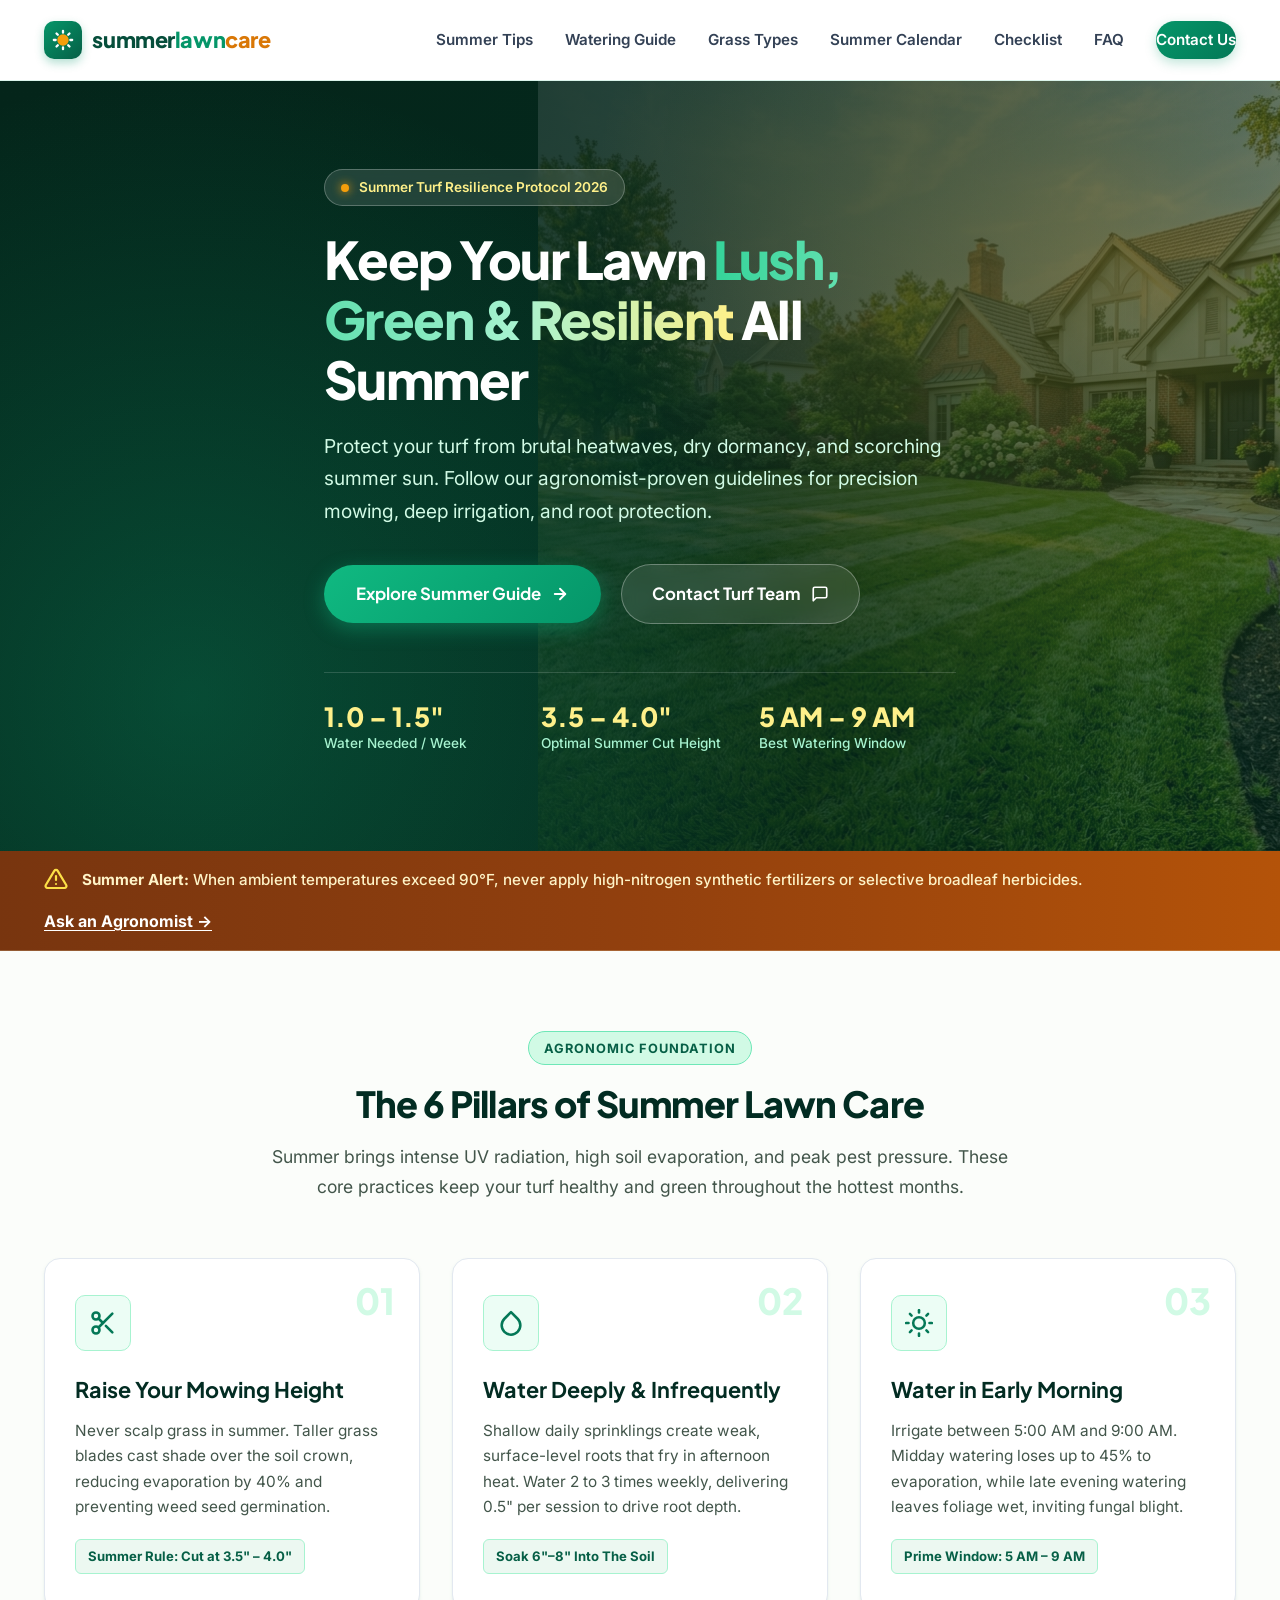
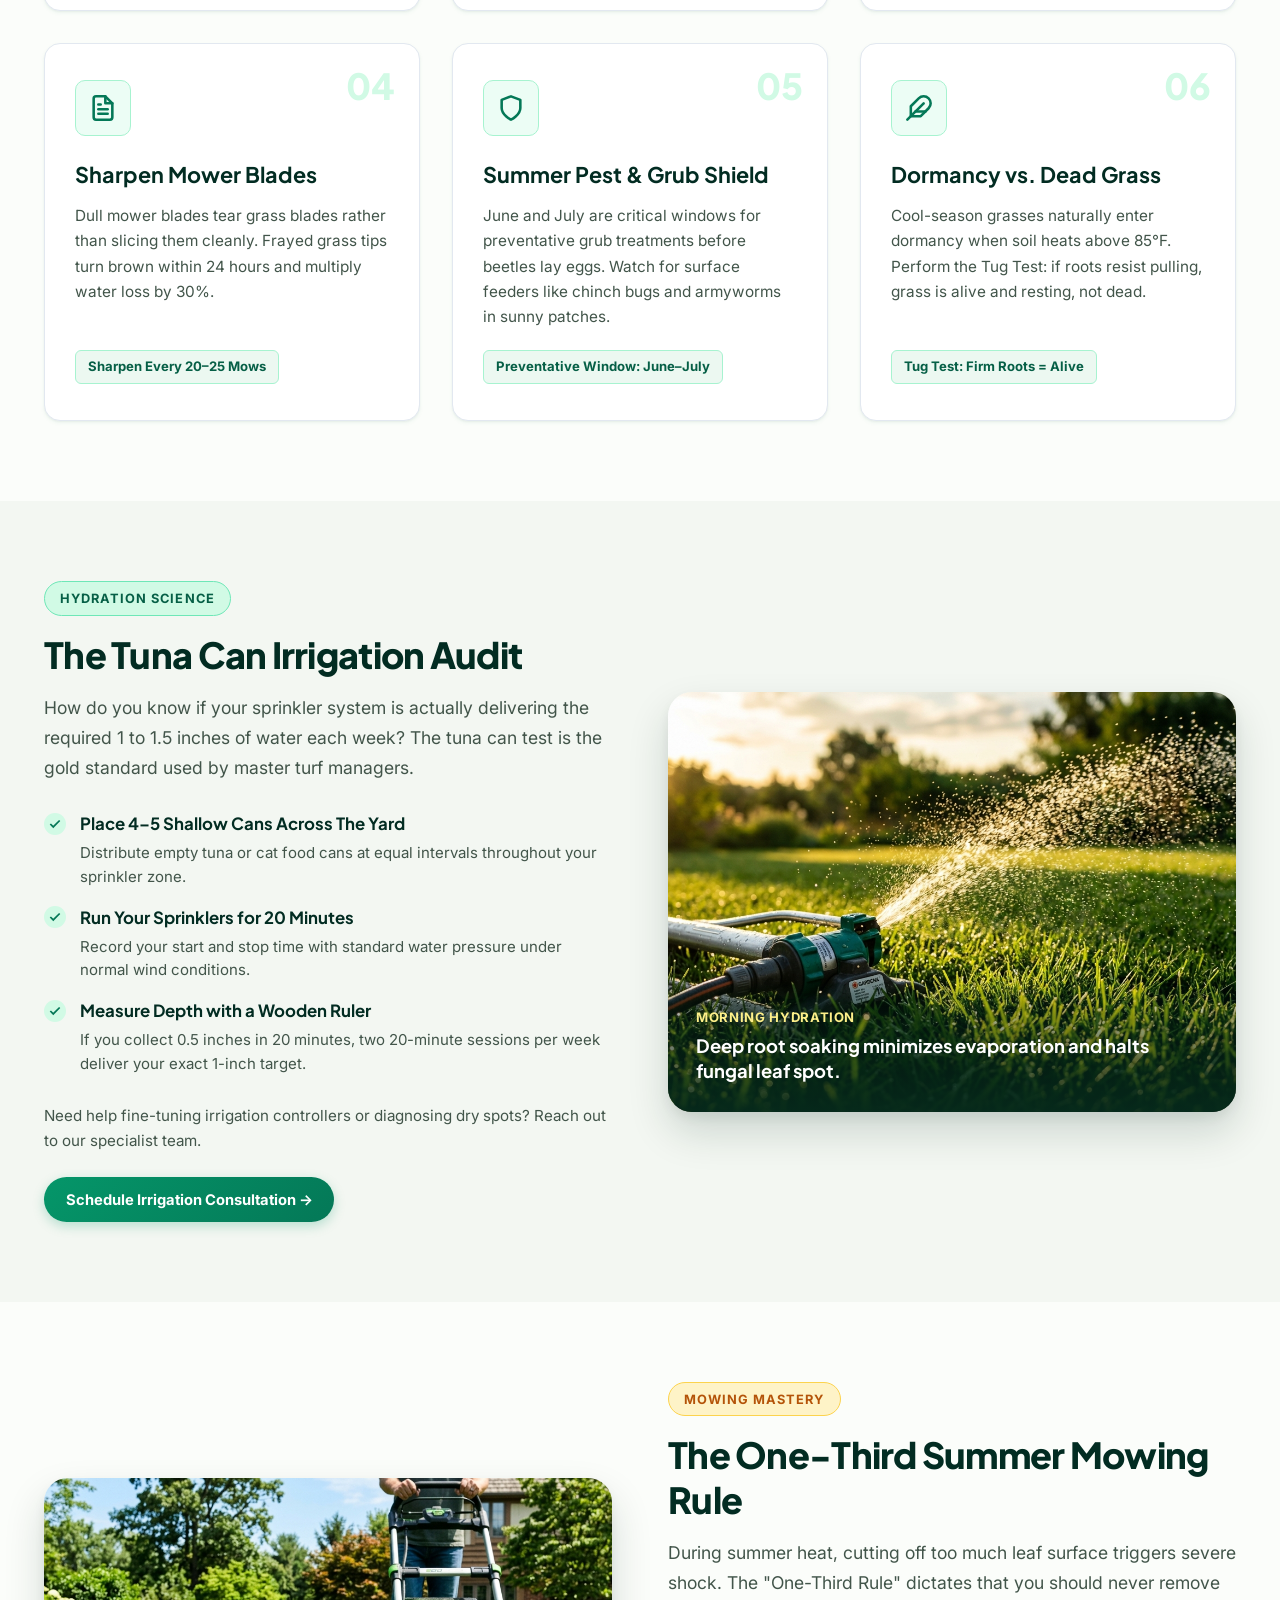
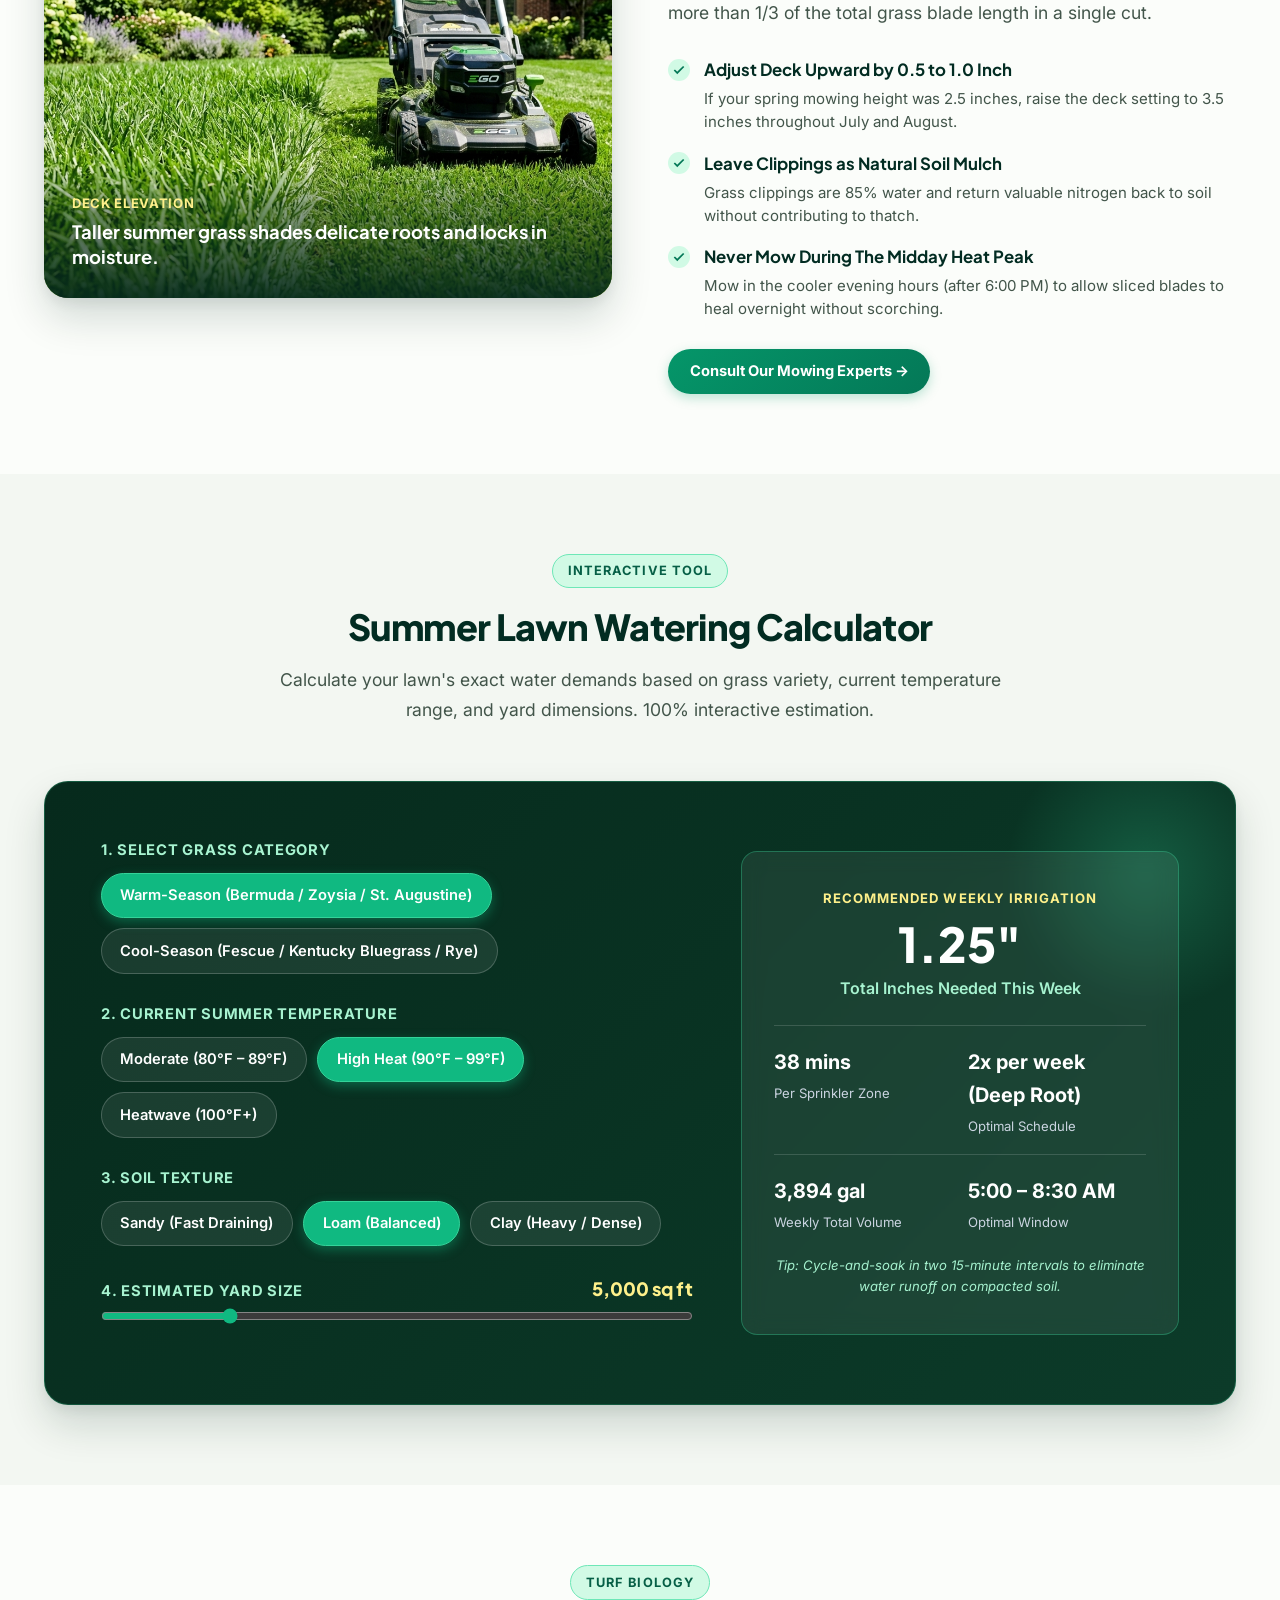
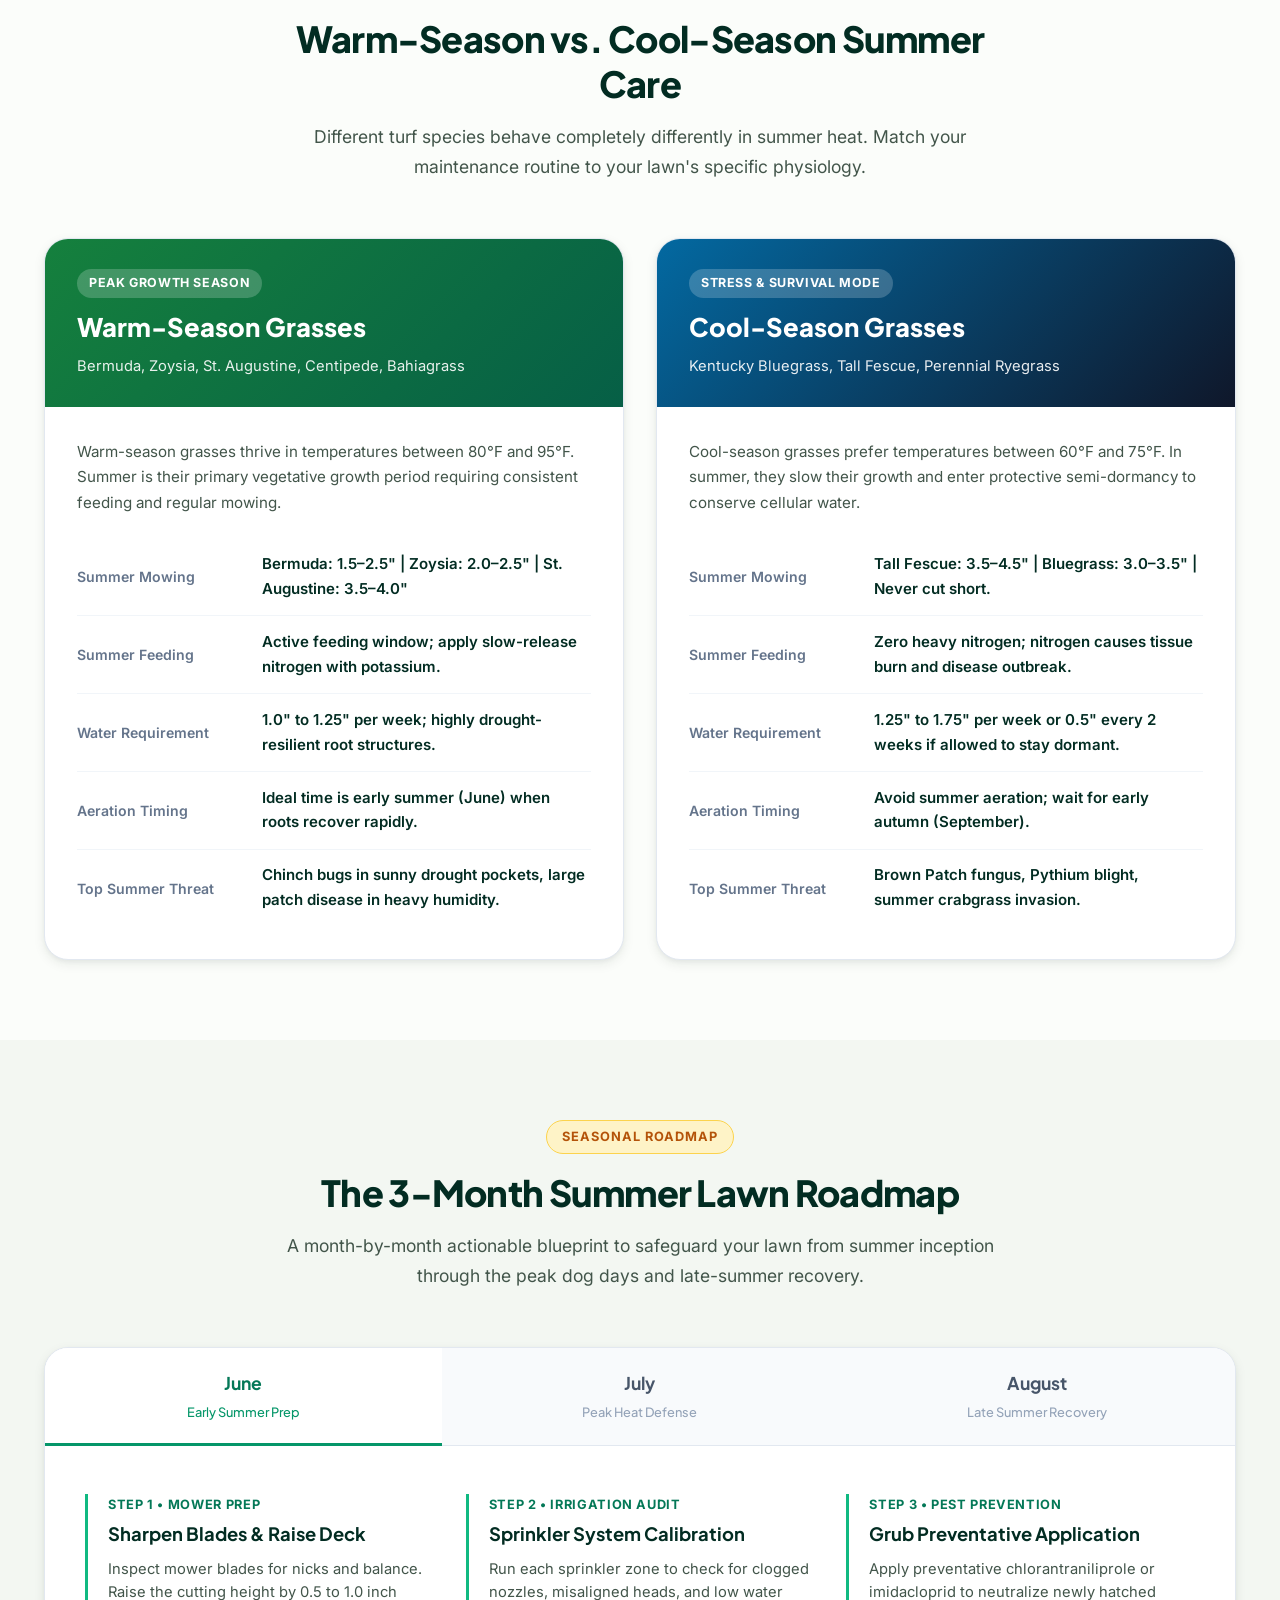
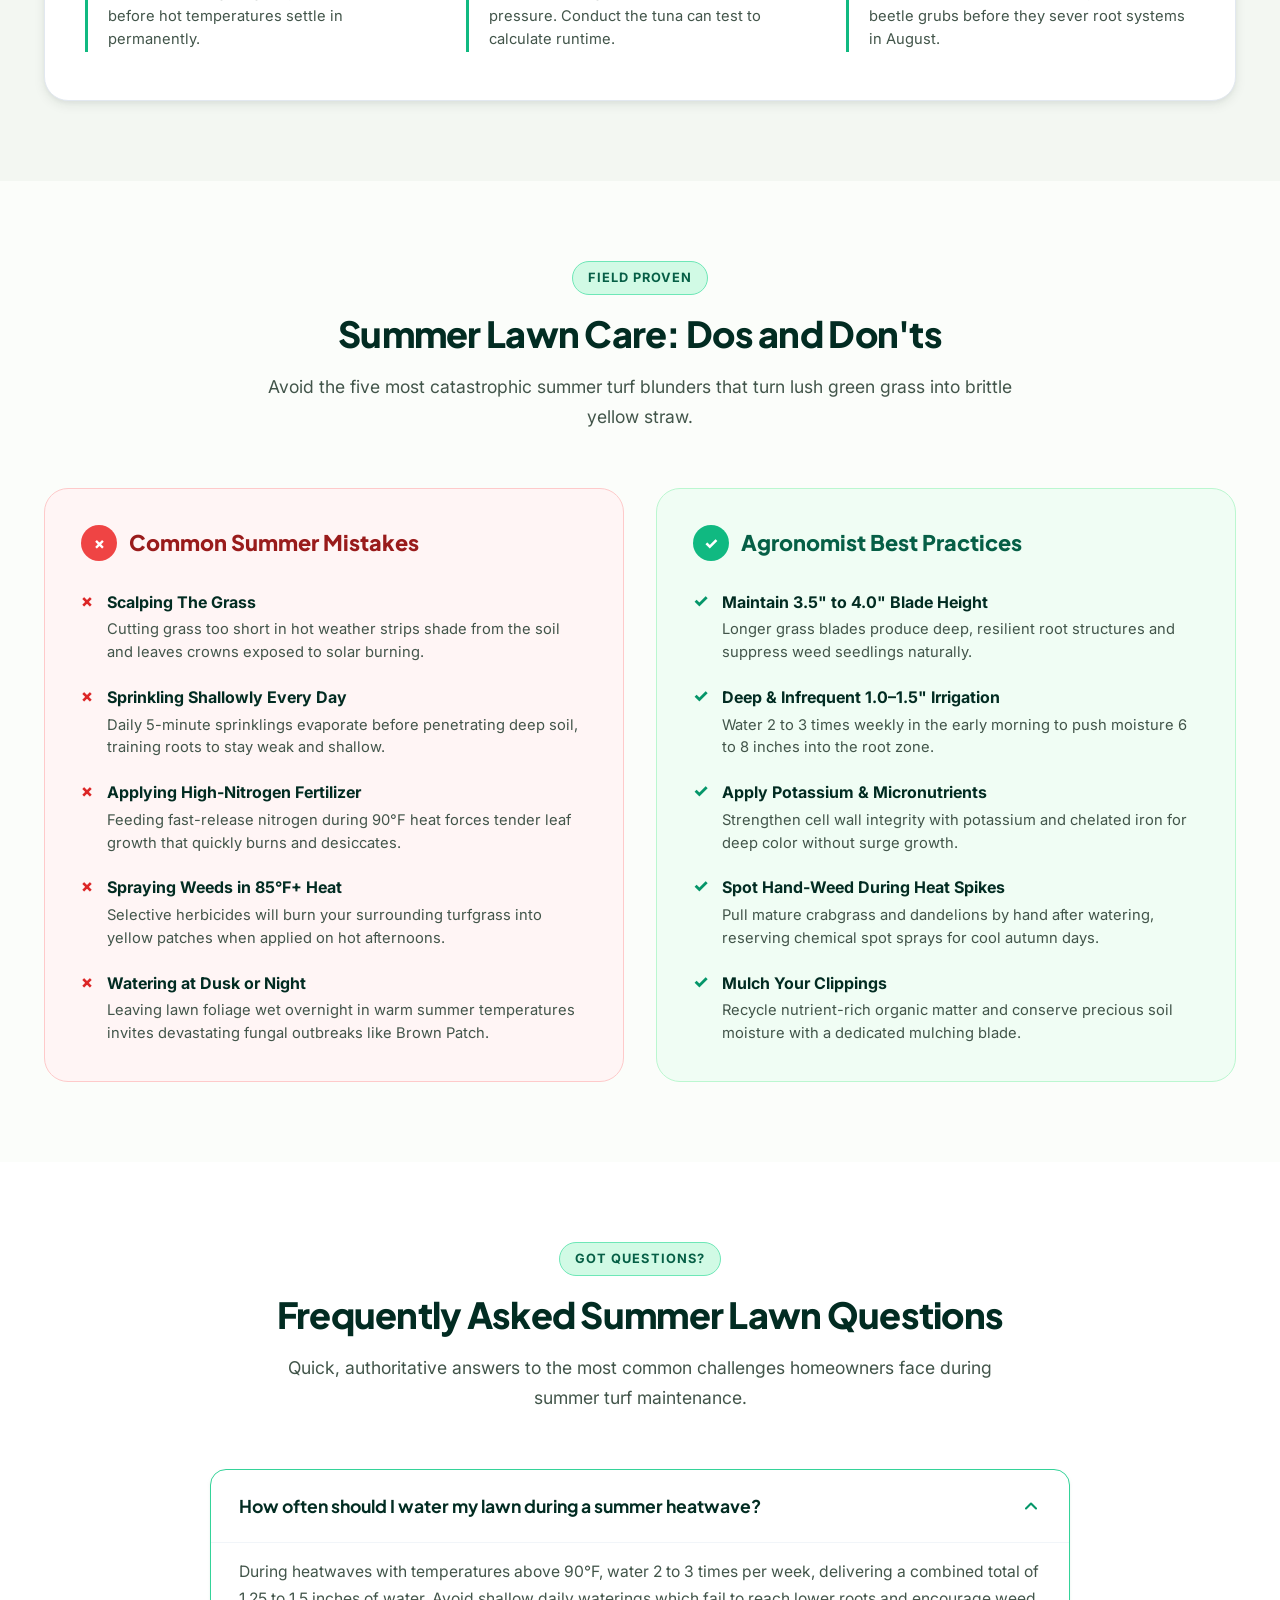
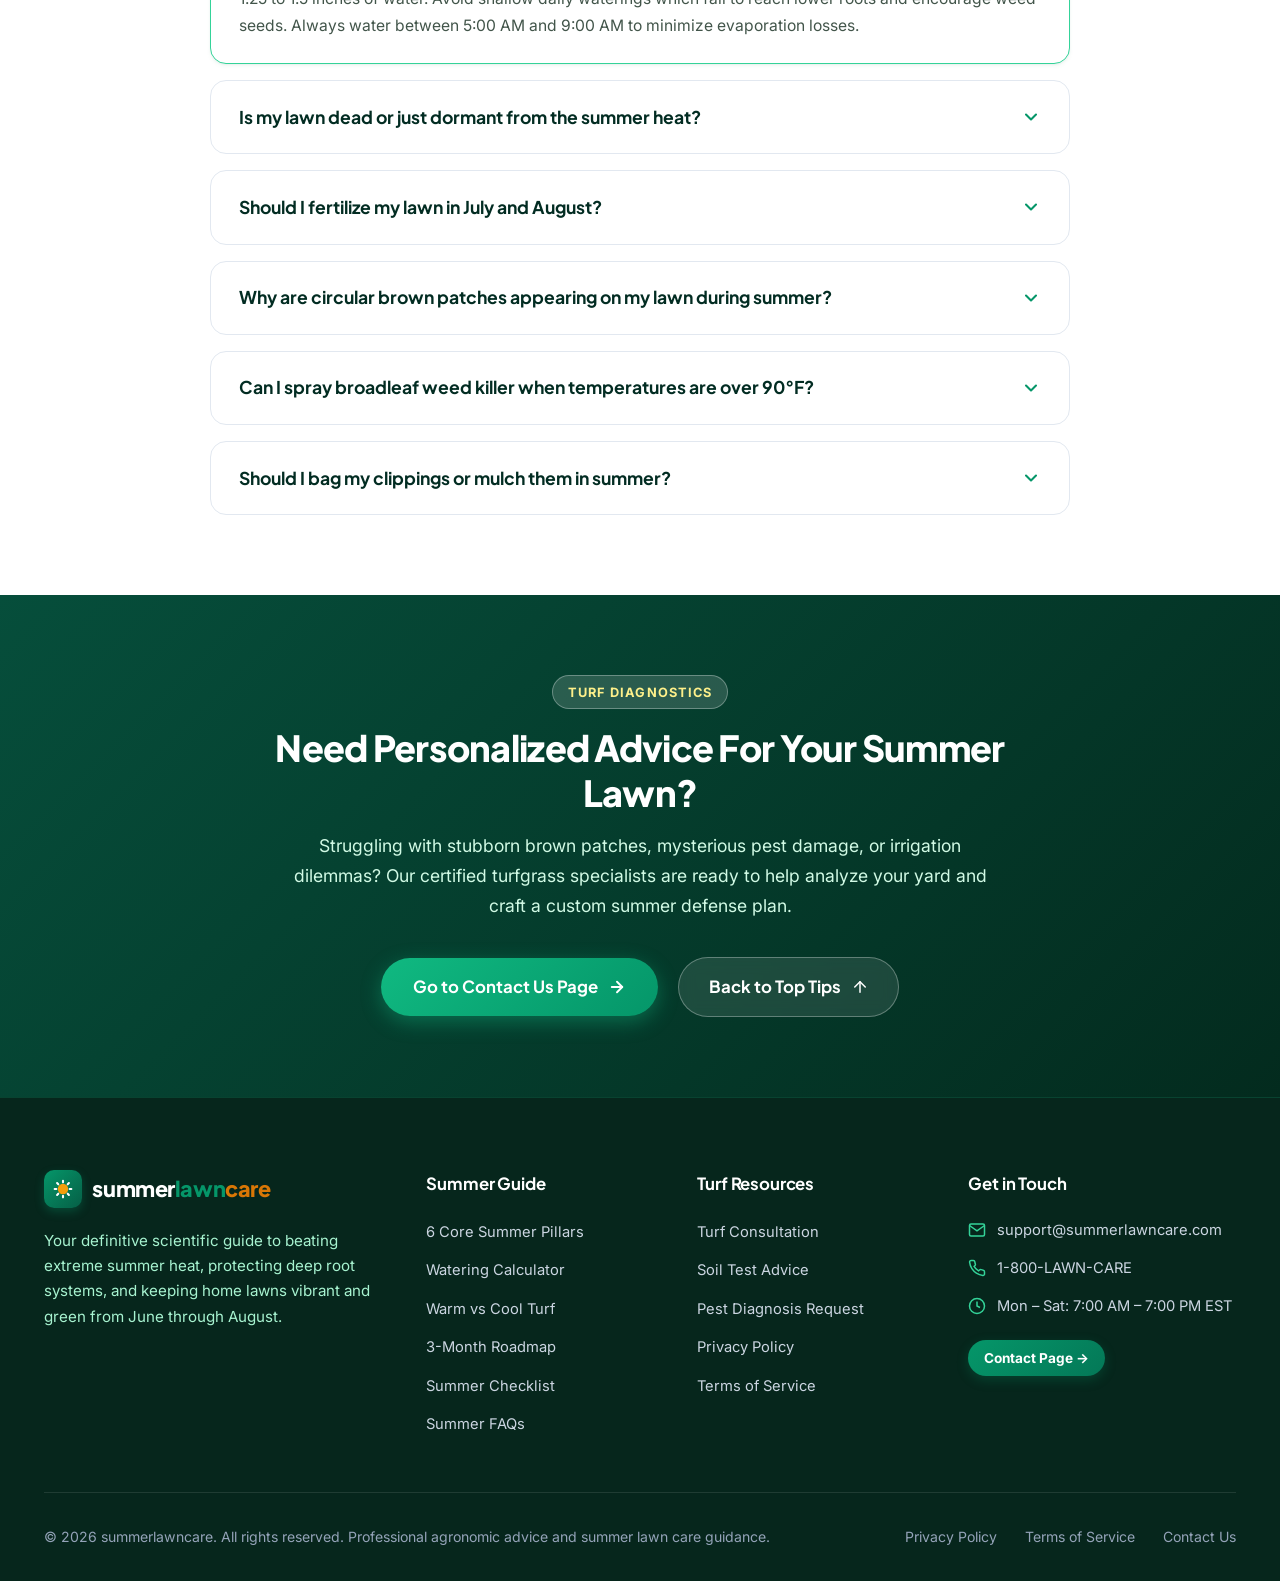
<file: index.html>
<!DOCTYPE html>
<html lang="en">
<head>
  <meta charset="UTF-8">
  <meta name="viewport" content="width=device-width, initial-scale=1.0">
  <title>Summer Lawn Care Tips & Turf Heat Defense | SummerLawnCare</title>
  <meta name="description" content="Discover science-backed summer lawn care tips with SummerLawnCare. Master mowing heights, deep early morning watering, weed prevention, and heat dormancy revival.">
  <link rel="preconnect" href="https://fonts.googleapis.com">
  <link rel="preconnect" href="https://fonts.gstatic.com" crossorigin>
  <link href="https://fonts.googleapis.com/css2?family=Inter:wght@400;500;600;700&family=Plus+Jakarta+Sans:wght@600;700;800&display=swap" rel="stylesheet">
  <link rel="stylesheet" href="css/style.css">
</head>
<body>

  <!-- Top Sticky Navigation Header -->
  <header class="site-header" id="siteHeader">
    <div class="container nav-wrapper">
      <a href="index.html" class="brand-logo" aria-label="SummerLawnCare Home">
        <span class="logo-icon">
          <svg width="22" height="22" viewBox="0 0 24 24" fill="none" stroke="currentColor" stroke-width="2.5" stroke-linecap="round" stroke-linejoin="round">
            <path d="M12 2v2M12 20v2M4.93 4.93l1.41 1.41M17.66 17.66l1.41 1.41M2 12h2M20 12h2M6.34 17.66l-1.41 1.41M19.07 4.93l-1.41 1.41"/>
            <circle cx="12" cy="12" r="5" fill="#f59e0b" stroke="#f59e0b"/>
          </svg>
        </span>
        <span>summer<span class="brand-highlight">lawn</span><span class="brand-sun">care</span></span>
      </a>

      <!-- Navigation Links -->
      <nav aria-label="Primary Navigation">
        <ul class="nav-links" id="navLinks">
          <li><a href="#core-tips" class="active">Summer Tips</a></li>
          <li><a href="#watering-guide">Watering Guide</a></li>
          <li><a href="#turf-varieties">Grass Types</a></li>
          <li><a href="#summer-calendar">Summer Calendar</a></li>
          <li><a href="#dos-donts">Checklist</a></li>
          <li><a href="#summer-faq">FAQ</a></li>
          <li><a href="contact.html" class="nav-cta-btn">Contact Us</a></li>
        </ul>
      </nav>

      <!-- Mobile Hamburger Button -->
      <button class="mobile-toggle" id="mobileToggle" aria-label="Open mobile navigation menu" aria-expanded="false" aria-controls="navLinks">
        <svg width="26" height="26" viewBox="0 0 24 24" fill="none" stroke="currentColor" stroke-width="2" stroke-linecap="round" stroke-linejoin="round">
          <line x1="3" y1="12" x2="21" y2="12"></line>
          <line x1="3" y1="6" x2="21" y2="6"></line>
          <line x1="3" y1="18" x2="21" y2="18"></line>
        </svg>
      </button>
    </div>
  </header>

  <main id="main-content">
    <!-- Hero Section with Visual Backdrop -->
    <section class="hero-section" id="hero">
      <div class="hero-bg-overlay"></div>
      <img src="images/hero-summer-lawn.jpg" alt="Pristine green summer lawn with lush turf stripes in morning sunlight" class="hero-bg-img" width="1280" height="720">

      <div class="container hero-content">
        <div class="hero-pill">
          <span class="hero-pill-dot"></span>
          <span>Summer Turf Resilience Protocol 2026</span>
        </div>

        <h1 class="hero-title">
          Keep Your Lawn <span class="hero-title-highlight">Lush, Green &amp; Resilient</span> All Summer
        </h1>

        <p class="hero-lead">
          Protect your turf from brutal heatwaves, dry dormancy, and scorching summer sun. Follow our agronomist-proven guidelines for precision mowing, deep irrigation, and root protection.
        </p>

        <!-- Homepage Call-to-Actions (Strictly Anchor Links - No Forms!) -->
        <div class="hero-actions">
          <a href="#core-tips" class="btn-primary">
            <span>Explore Summer Guide</span>
            <svg width="18" height="18" viewBox="0 0 24 24" fill="none" stroke="currentColor" stroke-width="2.5" stroke-linecap="round" stroke-linejoin="round">
              <line x1="5" y1="12" x2="19" y2="12"></line>
              <polyline points="12 5 19 12 12 19"></polyline>
            </svg>
          </a>
          <a href="contact.html" class="btn-secondary">
            <span>Contact Turf Team</span>
            <svg width="18" height="18" viewBox="0 0 24 24" fill="none" stroke="currentColor" stroke-width="2.2" stroke-linecap="round" stroke-linejoin="round">
              <path d="M21 15a2 2 0 0 1-2 2H7l-4 4V5a2 2 0 0 1 2-2h14a2 2 0 0 1 2 2z"></path>
            </svg>
          </a>
        </div>

        <!-- Quick Stat Pills Under Hero -->
        <div class="hero-stats-grid">
          <div class="stat-item">
            <span class="stat-value">1.0 – 1.5"</span>
            <span class="stat-label">Water Needed / Week</span>
          </div>
          <div class="stat-item">
            <span class="stat-value">3.5 – 4.0"</span>
            <span class="stat-label">Optimal Summer Cut Height</span>
          </div>
          <div class="stat-item">
            <span class="stat-value">5 AM – 9 AM</span>
            <span class="stat-label">Best Watering Window</span>
          </div>
        </div>
      </div>
    </section>

    <!-- Summer Heat Alert Banner -->
    <aside class="heat-alert-bar" aria-label="Summer lawn care alert">
      <div class="container alert-wrapper">
        <div class="alert-content">
          <svg class="alert-icon" viewBox="0 0 24 24" fill="none" stroke="currentColor" stroke-width="2.2" stroke-linecap="round" stroke-linejoin="round">
            <path d="M10.29 3.86L1.82 18a2 2 0 0 0 1.71 3h16.94a2 2 0 0 0 1.71-3L13.71 3.86a2 2 0 0 0-3.42 0z"></path>
            <line x1="12" y1="9" x2="12" y2="13"></line>
            <line x1="12" y1="17" x2="12.01" y2="17"></line>
          </svg>
          <span><strong>Summer Alert:</strong> When ambient temperatures exceed 90°F, never apply high-nitrogen synthetic fertilizers or selective broadleaf herbicides.</span>
        </div>
        <a href="contact.html" class="alert-link">Ask an Agronomist &rarr;</a>
      </div>
    </aside>

    <!-- The 6 Summer Care Pillars -->
    <section class="section-padding" id="core-tips">
      <div class="container">
        <div class="section-header">
          <span class="badge-tag">Agronomic Foundation</span>
          <h2 class="section-title">The 6 Pillars of Summer Lawn Care</h2>
          <p class="section-desc">Summer brings intense UV radiation, high soil evaporation, and peak pest pressure. These core practices keep your turf healthy and green throughout the hottest months.</p>
        </div>

        <div class="pillars-grid">
          <!-- Pillar 1 -->
          <article class="pillar-card">
            <span class="pillar-number">01</span>
            <div class="pillar-icon-box">
              <svg width="28" height="28" viewBox="0 0 24 24" fill="none" stroke="currentColor" stroke-width="2.2" stroke-linecap="round" stroke-linejoin="round">
                <circle cx="6" cy="6" r="3"></circle>
                <circle cx="6" cy="18" r="3"></circle>
                <line x1="20" y1="4" x2="8.12" y2="15.88"></line>
                <line x1="14.47" y1="14.48" x2="20" y2="20"></line>
                <line x1="8.12" y1="8.12" x2="12" y2="12"></line>
              </svg>
            </div>
            <h3 class="pillar-title">Raise Your Mowing Height</h3>
            <p class="pillar-text">Never scalp grass in summer. Taller grass blades cast shade over the soil crown, reducing evaporation by 40% and preventing weed seed germination.</p>
            <div>
              <span class="pillar-rule-pill">Summer Rule: Cut at 3.5" – 4.0"</span>
            </div>
          </article>

          <!-- Pillar 2 -->
          <article class="pillar-card">
            <span class="pillar-number">02</span>
            <div class="pillar-icon-box">
              <svg width="28" height="28" viewBox="0 0 24 24" fill="none" stroke="currentColor" stroke-width="2.2" stroke-linecap="round" stroke-linejoin="round">
                <path d="M12 2.69l5.66 5.66a8 8 0 1 1-11.31 0z"></path>
              </svg>
            </div>
            <h3 class="pillar-title">Water Deeply &amp; Infrequently</h3>
            <p class="pillar-text">Shallow daily sprinklings create weak, surface-level roots that fry in afternoon heat. Water 2 to 3 times weekly, delivering 0.5" per session to drive root depth.</p>
            <div>
              <span class="pillar-rule-pill">Soak 6"–8" Into The Soil</span>
            </div>
          </article>

          <!-- Pillar 3 -->
          <article class="pillar-card">
            <span class="pillar-number">03</span>
            <div class="pillar-icon-box">
              <svg width="28" height="28" viewBox="0 0 24 24" fill="none" stroke="currentColor" stroke-width="2.2" stroke-linecap="round" stroke-linejoin="round">
                <circle cx="12" cy="12" r="5"></circle>
                <line x1="12" y1="1" x2="12" y2="3"></line>
                <line x1="12" y1="21" x2="12" y2="23"></line>
                <line x1="4.22" y1="4.22" x2="5.64" y2="5.64"></line>
                <line x1="18.36" y1="18.36" x2="19.78" y2="19.78"></line>
                <line x1="1" y1="12" x2="3" y2="12"></line>
                <line x1="21" y1="12" x2="23" y2="12"></line>
                <line x1="4.22" y1="19.78" x2="5.64" y2="18.36"></line>
                <line x1="18.36" y1="5.64" x2="19.78" y2="4.22"></line>
              </svg>
            </div>
            <h3 class="pillar-title">Water in Early Morning</h3>
            <p class="pillar-text">Irrigate between 5:00 AM and 9:00 AM. Midday watering loses up to 45% to evaporation, while late evening watering leaves foliage wet, inviting fungal blight.</p>
            <div>
              <span class="pillar-rule-pill">Prime Window: 5 AM – 9 AM</span>
            </div>
          </article>

          <!-- Pillar 4 -->
          <article class="pillar-card">
            <span class="pillar-number">04</span>
            <div class="pillar-icon-box">
              <svg width="28" height="28" viewBox="0 0 24 24" fill="none" stroke="currentColor" stroke-width="2.2" stroke-linecap="round" stroke-linejoin="round">
                <path d="M14 2H6a2 2 0 0 0-2 2v16a2 2 0 0 0 2 2h12a2 2 0 0 0 2-2V8z"></path>
                <polyline points="14 2 14 8 20 8"></polyline>
                <line x1="16" y1="13" x2="8" y2="13"></line>
                <line x1="16" y1="17" x2="8" y2="17"></line>
                <polyline points="10 9 9 9 8 9"></polyline>
              </svg>
            </div>
            <h3 class="pillar-title">Sharpen Mower Blades</h3>
            <p class="pillar-text">Dull mower blades tear grass blades rather than slicing them cleanly. Frayed grass tips turn brown within 24 hours and multiply water loss by 30%.</p>
            <div>
              <span class="pillar-rule-pill">Sharpen Every 20–25 Mows</span>
            </div>
          </article>

          <!-- Pillar 5 -->
          <article class="pillar-card">
            <span class="pillar-number">05</span>
            <div class="pillar-icon-box">
              <svg width="28" height="28" viewBox="0 0 24 24" fill="none" stroke="currentColor" stroke-width="2.2" stroke-linecap="round" stroke-linejoin="round">
                <path d="M12 22s8-4 8-10V5l-8-3-8 3v7c0 6 8 10 8 10z"></path>
              </svg>
            </div>
            <h3 class="pillar-title">Summer Pest &amp; Grub Shield</h3>
            <p class="pillar-text">June and July are critical windows for preventative grub treatments before beetles lay eggs. Watch for surface feeders like chinch bugs and armyworms in sunny patches.</p>
            <div>
              <span class="pillar-rule-pill">Preventative Window: June–July</span>
            </div>
          </article>

          <!-- Pillar 6 -->
          <article class="pillar-card">
            <span class="pillar-number">06</span>
            <div class="pillar-icon-box">
              <svg width="28" height="28" viewBox="0 0 24 24" fill="none" stroke="currentColor" stroke-width="2.2" stroke-linecap="round" stroke-linejoin="round">
                <path d="M20.24 12.24a6 6 0 0 0-8.49-8.49L5 10.5V19h8.5z"></path>
                <line x1="16" y1="8" x2="2" y2="22"></line>
                <line x1="17.5" y1="15" x2="9" y2="15"></line>
              </svg>
            </div>
            <h3 class="pillar-title">Dormancy vs. Dead Grass</h3>
            <p class="pillar-text">Cool-season grasses naturally enter dormancy when soil heats above 85°F. Perform the Tug Test: if roots resist pulling, grass is alive and resting, not dead.</p>
            <div>
              <span class="pillar-rule-pill">Tug Test: Firm Roots = Alive</span>
            </div>
          </article>
        </div>
      </div>
    </section>

    <!-- Feature Deep Dive 1: Deep Irrigation & Tuna Can Test -->
    <section class="section-padding" style="background-color: var(--bg-surface-alt);">
      <div class="container">
        <div class="feature-split">
          <div class="feature-content">
            <span class="badge-tag">Hydration Science</span>
            <h2 class="section-title">The Tuna Can Irrigation Audit</h2>
            <p class="section-desc">
              How do you know if your sprinkler system is actually delivering the required 1 to 1.5 inches of water each week? The tuna can test is the gold standard used by master turf managers.
            </p>

            <div class="feature-checklist">
              <div class="checklist-item">
                <div class="check-icon">
                  <svg width="14" height="14" viewBox="0 0 24 24" fill="none" stroke="currentColor" stroke-width="3">
                    <polyline points="20 6 9 17 4 12"></polyline>
                  </svg>
                </div>
                <div class="checklist-text">
                  <h4>Place 4–5 Shallow Cans Across The Yard</h4>
                  <p>Distribute empty tuna or cat food cans at equal intervals throughout your sprinkler zone.</p>
                </div>
              </div>

              <div class="checklist-item">
                <div class="check-icon">
                  <svg width="14" height="14" viewBox="0 0 24 24" fill="none" stroke="currentColor" stroke-width="3">
                    <polyline points="20 6 9 17 4 12"></polyline>
                  </svg>
                </div>
                <div class="checklist-text">
                  <h4>Run Your Sprinklers for 20 Minutes</h4>
                  <p>Record your start and stop time with standard water pressure under normal wind conditions.</p>
                </div>
              </div>

              <div class="checklist-item">
                <div class="check-icon">
                  <svg width="14" height="14" viewBox="0 0 24 24" fill="none" stroke="currentColor" stroke-width="3">
                    <polyline points="20 6 9 17 4 12"></polyline>
                  </svg>
                </div>
                <div class="checklist-text">
                  <h4>Measure Depth with a Wooden Ruler</h4>
                  <p>If you collect 0.5 inches in 20 minutes, two 20-minute sessions per week deliver your exact 1-inch target.</p>
                </div>
              </div>
            </div>

            <p style="font-size: 0.95rem; color: var(--text-secondary); margin-bottom: 1.5rem;">
              Need help fine-tuning irrigation controllers or diagnosing dry spots? Reach out to our specialist team.
            </p>
            <a href="contact.html" class="nav-cta-btn" style="display: inline-flex;">Schedule Irrigation Consultation &rarr;</a>
          </div>

          <div class="feature-media">
            <img src="images/summer-irrigation.jpg" alt="Oscillating garden sprinkler watering emerald summer lawn during morning golden hour" class="feature-img" width="600" height="420" loading="lazy">
            <div class="feature-media-overlay">
              <div class="feature-media-badge">Morning Hydration</div>
              <div class="feature-media-caption">Deep root soaking minimizes evaporation and halts fungal leaf spot.</div>
            </div>
          </div>
        </div>
      </div>
    </section>

    <!-- Feature Deep Dive 2: Summer Mowing Deck & The 1/3 Rule -->
    <section class="section-padding">
      <div class="container">
        <div class="feature-split reverse-mobile">
          <div class="feature-media">
            <img src="images/summer-mowing-deck.jpg" alt="Modern lawn mower cutting healthy tall summer grass with sharp blade" class="feature-img" width="600" height="420" loading="lazy">
            <div class="feature-media-overlay">
              <div class="feature-media-badge">Deck Elevation</div>
              <div class="feature-media-caption">Taller summer grass shades delicate roots and locks in moisture.</div>
            </div>
          </div>

          <div class="feature-content">
            <span class="badge-tag badge-amber">Mowing Mastery</span>
            <h2 class="section-title">The One-Third Summer Mowing Rule</h2>
            <p class="section-desc">
              During summer heat, cutting off too much leaf surface triggers severe shock. The "One-Third Rule" dictates that you should never remove more than 1/3 of the total grass blade length in a single cut.
            </p>

            <div class="feature-checklist">
              <div class="checklist-item">
                <div class="check-icon">
                  <svg width="14" height="14" viewBox="0 0 24 24" fill="none" stroke="currentColor" stroke-width="3">
                    <polyline points="20 6 9 17 4 12"></polyline>
                  </svg>
                </div>
                <div class="checklist-text">
                  <h4>Adjust Deck Upward by 0.5 to 1.0 Inch</h4>
                  <p>If your spring mowing height was 2.5 inches, raise the deck setting to 3.5 inches throughout July and August.</p>
                </div>
              </div>

              <div class="checklist-item">
                <div class="check-icon">
                  <svg width="14" height="14" viewBox="0 0 24 24" fill="none" stroke="currentColor" stroke-width="3">
                    <polyline points="20 6 9 17 4 12"></polyline>
                  </svg>
                </div>
                <div class="checklist-text">
                  <h4>Leave Clippings as Natural Soil Mulch</h4>
                  <p>Grass clippings are 85% water and return valuable nitrogen back to soil without contributing to thatch.</p>
                </div>
              </div>

              <div class="checklist-item">
                <div class="check-icon">
                  <svg width="14" height="14" viewBox="0 0 24 24" fill="none" stroke="currentColor" stroke-width="3">
                    <polyline points="20 6 9 17 4 12"></polyline>
                  </svg>
                </div>
                <div class="checklist-text">
                  <h4>Never Mow During The Midday Heat Peak</h4>
                  <p>Mow in the cooler evening hours (after 6:00 PM) to allow sliced blades to heal overnight without scorching.</p>
                </div>
              </div>
            </div>

            <a href="contact.html" class="nav-cta-btn" style="display: inline-flex;">Consult Our Mowing Experts &rarr;</a>
          </div>
        </div>
      </div>
    </section>

    <!-- Interactive Summer Lawn Watering Calculator (Form-free client UI) -->
    <section class="section-padding" id="watering-guide" style="background-color: var(--bg-surface-alt);">
      <div class="container">
        <div class="section-header">
          <span class="badge-tag">Interactive Tool</span>
          <h2 class="section-title">Summer Lawn Watering Calculator</h2>
          <p class="section-desc">Calculate your lawn's exact water demands based on grass variety, current temperature range, and yard dimensions. 100% interactive estimation.</p>
        </div>

        <div class="calculator-card" id="summerWaterCalculator">
          <div class="calc-bg-glow"></div>
          <div class="calc-grid">
            <!-- Controls (Form-Free with Buttons and Range Sliders) -->
            <div class="calc-controls">
              <!-- Grass Variety Selection -->
              <div class="calc-control-group">
                <span class="calc-label">1. Select Grass Category</span>
                <div class="chip-group">
                  <button type="button" class="calc-chip active" data-grass-chip="warm">Warm-Season (Bermuda / Zoysia / St. Augustine)</button>
                  <button type="button" class="calc-chip" data-grass-chip="cool">Cool-Season (Fescue / Kentucky Bluegrass / Rye)</button>
                </div>
              </div>

              <!-- Temperature Range Selection -->
              <div class="calc-control-group">
                <span class="calc-label">2. Current Summer Temperature</span>
                <div class="chip-group">
                  <button type="button" class="calc-chip" data-temp-chip="80s">Moderate (80°F – 89°F)</button>
                  <button type="button" class="calc-chip active" data-temp-chip="90s">High Heat (90°F – 99°F)</button>
                  <button type="button" class="calc-chip" data-temp-chip="100s">Heatwave (100°F+)</button>
                </div>
              </div>

              <!-- Soil Texture Selection -->
              <div class="calc-control-group">
                <span class="calc-label">3. Soil Texture</span>
                <div class="chip-group">
                  <button type="button" class="calc-chip" data-soil-chip="sandy">Sandy (Fast Draining)</button>
                  <button type="button" class="calc-chip active" data-soil-chip="loam">Loam (Balanced)</button>
                  <button type="button" class="calc-chip" data-soil-chip="clay">Clay (Heavy / Dense)</button>
                </div>
              </div>

              <!-- Lawn Area Slider -->
              <div class="calc-control-group">
                <div class="range-slider-wrapper">
                  <div class="range-header">
                    <span class="calc-label" style="margin-bottom: 0;">4. Estimated Yard Size</span>
                    <span class="range-val-badge" id="calcLawnSizeVal">5,000 sq ft</span>
                  </div>
                  <input type="range" class="calc-range-slider" id="calcLawnSize" min="1000" max="20000" step="500" value="5000" aria-label="Lawn Size in Square Feet">
                </div>
              </div>
            </div>

            <!-- Live Calculated Results -->
            <div class="calc-result-box">
              <div class="calc-result-tag">Recommended Weekly Irrigation</div>
              <div class="calc-output-big" id="calcOutInches">1.25"</div>
              <div class="calc-output-unit">Total Inches Needed This Week</div>

              <div class="calc-metric-row">
                <div class="calc-sub-metric">
                  <strong id="calcOutMinutes">38 mins</strong>
                  <span>Per Sprinkler Zone</span>
                </div>
                <div class="calc-sub-metric">
                  <strong id="calcOutFrequency">2x per week</strong>
                  <span>Optimal Schedule</span>
                </div>
              </div>

              <div class="calc-metric-row" style="margin-top: 1rem;">
                <div class="calc-sub-metric">
                  <strong id="calcOutGallons">3,894 gal</strong>
                  <span>Weekly Total Volume</span>
                </div>
                <div class="calc-sub-metric">
                  <strong>5:00 – 8:30 AM</strong>
                  <span>Optimal Window</span>
                </div>
              </div>

              <p class="calc-note">
                Tip: Cycle-and-soak in two 15-minute intervals to eliminate water runoff on compacted soil.
              </p>
            </div>
          </div>
        </div>
      </div>
    </section>

    <!-- Warm-Season vs. Cool-Season Summer Turf Matrix -->
    <section class="section-padding" id="turf-varieties">
      <div class="container">
        <div class="section-header">
          <span class="badge-tag">Turf Biology</span>
          <h2 class="section-title">Warm-Season vs. Cool-Season Summer Care</h2>
          <p class="section-desc">Different turf species behave completely differently in summer heat. Match your maintenance routine to your lawn's specific physiology.</p>
        </div>

        <div class="turf-matrix-grid">
          <!-- Warm Season Card -->
          <article class="turf-card">
            <div class="turf-card-header warm-turf">
              <span class="turf-badge">Peak Growth Season</span>
              <h3 class="turf-title">Warm-Season Grasses</h3>
              <p class="turf-grasses">Bermuda, Zoysia, St. Augustine, Centipede, Bahiagrass</p>
            </div>
            <div class="turf-card-body">
              <p style="font-size: 0.95rem; color: var(--text-secondary); margin-bottom: 1.5rem;">
                Warm-season grasses thrive in temperatures between 80°F and 95°F. Summer is their primary vegetative growth period requiring consistent feeding and regular mowing.
              </p>
              <table class="turf-spec-table">
                <tbody>
                  <tr>
                    <th>Summer Mowing</th>
                    <td>Bermuda: 1.5–2.5" | Zoysia: 2.0–2.5" | St. Augustine: 3.5–4.0"</td>
                  </tr>
                  <tr>
                    <th>Summer Feeding</th>
                    <td>Active feeding window; apply slow-release nitrogen with potassium.</td>
                  </tr>
                  <tr>
                    <th>Water Requirement</th>
                    <td>1.0" to 1.25" per week; highly drought-resilient root structures.</td>
                  </tr>
                  <tr>
                    <th>Aeration Timing</th>
                    <td>Ideal time is early summer (June) when roots recover rapidly.</td>
                  </tr>
                  <tr>
                    <th>Top Summer Threat</th>
                    <td>Chinch bugs in sunny drought pockets, large patch disease in heavy humidity.</td>
                  </tr>
                </tbody>
              </table>
            </div>
          </article>

          <!-- Cool Season Card -->
          <article class="turf-card">
            <div class="turf-card-header cool-turf">
              <span class="turf-badge">Stress &amp; Survival Mode</span>
              <h3 class="turf-title">Cool-Season Grasses</h3>
              <p class="turf-grasses">Kentucky Bluegrass, Tall Fescue, Perennial Ryegrass</p>
            </div>
            <div class="turf-card-body">
              <p style="font-size: 0.95rem; color: var(--text-secondary); margin-bottom: 1.5rem;">
                Cool-season grasses prefer temperatures between 60°F and 75°F. In summer, they slow their growth and enter protective semi-dormancy to conserve cellular water.
              </p>
              <table class="turf-spec-table">
                <tbody>
                  <tr>
                    <th>Summer Mowing</th>
                    <td>Tall Fescue: 3.5–4.5" | Bluegrass: 3.0–3.5" | Never cut short.</td>
                  </tr>
                  <tr>
                    <th>Summer Feeding</th>
                    <td>Zero heavy nitrogen; nitrogen causes tissue burn and disease outbreak.</td>
                  </tr>
                  <tr>
                    <th>Water Requirement</th>
                    <td>1.25" to 1.75" per week or 0.5" every 2 weeks if allowed to stay dormant.</td>
                  </tr>
                  <tr>
                    <th>Aeration Timing</th>
                    <td>Avoid summer aeration; wait for early autumn (September).</td>
                  </tr>
                  <tr>
                    <th>Top Summer Threat</th>
                    <td>Brown Patch fungus, Pythium blight, summer crabgrass invasion.</td>
                  </tr>
                </tbody>
              </table>
            </div>
          </article>
        </div>
      </div>
    </section>

    <!-- 3-Month Summer Calendar (June, July, August) -->
    <section class="section-padding" id="summer-calendar" style="background-color: var(--bg-surface-alt);">
      <div class="container">
        <div class="section-header">
          <span class="badge-tag badge-amber">Seasonal Roadmap</span>
          <h2 class="section-title">The 3-Month Summer Lawn Roadmap</h2>
          <p class="section-desc">A month-by-month actionable blueprint to safeguard your lawn from summer inception through the peak dog days and late-summer recovery.</p>
        </div>

        <div class="calendar-wrapper">
          <div class="calendar-tabs" role="tablist">
            <button class="calendar-tab-btn active" role="tab" data-month="june" aria-selected="true">
              <span>June</span>
              <span class="tab-sub">Early Summer Prep</span>
            </button>
            <button class="calendar-tab-btn" role="tab" data-month="july" aria-selected="false">
              <span>July</span>
              <span class="tab-sub">Peak Heat Defense</span>
            </button>
            <button class="calendar-tab-btn" role="tab" data-month="august" aria-selected="false">
              <span>August</span>
              <span class="tab-sub">Late Summer Recovery</span>
            </button>
          </div>

          <!-- June Pane -->
          <div class="calendar-tab-pane active" id="tab-june" role="tabpanel">
            <div class="calendar-step-grid">
              <div class="cal-step">
                <div class="cal-step-phase">Step 1 &bull; Mower Prep</div>
                <h3 class="cal-step-title">Sharpen Blades &amp; Raise Deck</h3>
                <p class="cal-step-desc">Inspect mower blades for nicks and balance. Raise the cutting height by 0.5 to 1.0 inch before hot temperatures settle in permanently.</p>
              </div>
              <div class="cal-step">
                <div class="cal-step-phase">Step 2 &bull; Irrigation Audit</div>
                <h3 class="cal-step-title">Sprinkler System Calibration</h3>
                <p class="cal-step-desc">Run each sprinkler zone to check for clogged nozzles, misaligned heads, and low water pressure. Conduct the tuna can test to calculate runtime.</p>
              </div>
              <div class="cal-step">
                <div class="cal-step-phase">Step 3 &bull; Pest Prevention</div>
                <h3 class="cal-step-title">Grub Preventative Application</h3>
                <p class="cal-step-desc">Apply preventative chlorantraniliprole or imidacloprid to neutralize newly hatched beetle grubs before they sever root systems in August.</p>
              </div>
            </div>
          </div>

          <!-- July Pane -->
          <div class="calendar-tab-pane" id="tab-july" role="tabpanel">
            <div class="calendar-step-grid">
              <div class="cal-step">
                <div class="cal-step-phase">Step 1 &bull; Heat Mitigation</div>
                <h3 class="cal-step-title">Morning Deep Hydration</h3>
                <p class="cal-step-desc">Water strictly between 5 AM and 9 AM. Avoid any foot or vehicular traffic on heat-stressed lawns during afternoon 90°F+ temperature spikes.</p>
              </div>
              <div class="cal-step">
                <div class="cal-step-phase">Step 2 &bull; Fungus Surveillance</div>
                <h3 class="cal-step-title">Scout for Summer Patch &amp; Blight</h3>
                <p class="cal-step-desc">High nighttime humidity creates breeding grounds for Brown Patch. Check for smoke rings on grass edges and reduce evening watering immediately.</p>
              </div>
              <div class="cal-step">
                <div class="cal-step-phase">Step 3 &bull; No Chemical Burn</div>
                <h3 class="cal-step-title">Pause Broadleaf Herbicides</h3>
                <p class="cal-step-desc">Chemical herbicides volatilize into toxic gas above 85°F and cause severe turf scorch. Pull stubborn weeds by hand until temperatures drop.</p>
              </div>
            </div>
          </div>

          <!-- August Pane -->
          <div class="calendar-tab-pane" id="tab-august" role="tabpanel">
            <div class="calendar-step-grid">
              <div class="cal-step">
                <div class="cal-step-phase">Step 1 &bull; Soil Assessment</div>
                <h3 class="cal-step-title">Conduct Summer Soil Test</h3>
                <p class="cal-step-desc">Collect 10 to 12 soil core samples 4 inches deep to test pH, calcium, and phosphorus levels ahead of the autumn renovation season.</p>
              </div>
              <div class="cal-step">
                <div class="cal-step-phase">Step 2 &bull; Grub Damage Check</div>
                <h3 class="cal-step-title">Peel Back Loose Brown Patches</h3>
                <p class="cal-step-desc">If brown patches roll up easily like a loose carpet with roots chewed away, grubs are active. Apply curative grub control and water deeply.</p>
              </div>
              <div class="cal-step">
                <div class="cal-step-phase">Step 3 &bull; Autumn Transition</div>
                <h3 class="cal-step-title">Plan Fall Overseeding</h3>
                <p class="cal-step-desc">Select certified high-germination seed blends for cool-season lawns. Schedule core aeration for September to relieve summer foot compaction.</p>
              </div>
            </div>
          </div>
        </div>
      </div>
    </section>

    <!-- Summer Mistakes vs. Pro Solutions Checklist -->
    <section class="section-padding" id="dos-donts">
      <div class="container">
        <div class="section-header">
          <span class="badge-tag">Field Proven</span>
          <h2 class="section-title">Summer Lawn Care: Dos and Don'ts</h2>
          <p class="section-desc">Avoid the five most catastrophic summer turf blunders that turn lush green grass into brittle yellow straw.</p>
        </div>

        <div class="comparison-grid">
          <!-- DON'TS -->
          <div class="comparison-col dont-col">
            <div class="comparison-header">
              <div class="comparison-header-icon">&times;</div>
              <h3 class="comparison-header-title">Common Summer Mistakes</h3>
            </div>
            <div class="comp-list">
              <div class="comp-item">
                <span class="comp-symbol">&times;</span>
                <div class="comp-body">
                  <strong>Scalping The Grass</strong>
                  <p>Cutting grass too short in hot weather strips shade from the soil and leaves crowns exposed to solar burning.</p>
                </div>
              </div>
              <div class="comp-item">
                <span class="comp-symbol">&times;</span>
                <div class="comp-body">
                  <strong>Sprinkling Shallowly Every Day</strong>
                  <p>Daily 5-minute sprinklings evaporate before penetrating deep soil, training roots to stay weak and shallow.</p>
                </div>
              </div>
              <div class="comp-item">
                <span class="comp-symbol">&times;</span>
                <div class="comp-body">
                  <strong>Applying High-Nitrogen Fertilizer</strong>
                  <p>Feeding fast-release nitrogen during 90°F heat forces tender leaf growth that quickly burns and desiccates.</p>
                </div>
              </div>
              <div class="comp-item">
                <span class="comp-symbol">&times;</span>
                <div class="comp-body">
                  <strong>Spraying Weeds in 85°F+ Heat</strong>
                  <p>Selective herbicides will burn your surrounding turfgrass into yellow patches when applied on hot afternoons.</p>
                </div>
              </div>
              <div class="comp-item">
                <span class="comp-symbol">&times;</span>
                <div class="comp-body">
                  <strong>Watering at Dusk or Night</strong>
                  <p>Leaving lawn foliage wet overnight in warm summer temperatures invites devastating fungal outbreaks like Brown Patch.</p>
                </div>
              </div>
            </div>
          </div>

          <!-- DOS -->
          <div class="comparison-col do-col">
            <div class="comparison-header">
              <div class="comparison-header-icon">&check;</div>
              <h3 class="comparison-header-title">Agronomist Best Practices</h3>
            </div>
            <div class="comp-list">
              <div class="comp-item">
                <span class="comp-symbol">&check;</span>
                <div class="comp-body">
                  <strong>Maintain 3.5" to 4.0" Blade Height</strong>
                  <p>Longer grass blades produce deep, resilient root structures and suppress weed seedlings naturally.</p>
                </div>
              </div>
              <div class="comp-item">
                <span class="comp-symbol">&check;</span>
                <div class="comp-body">
                  <strong>Deep &amp; Infrequent 1.0–1.5" Irrigation</strong>
                  <p>Water 2 to 3 times weekly in the early morning to push moisture 6 to 8 inches into the root zone.</p>
                </div>
              </div>
              <div class="comp-item">
                <span class="comp-symbol">&check;</span>
                <div class="comp-body">
                  <strong>Apply Potassium &amp; Micronutrients</strong>
                  <p>Strengthen cell wall integrity with potassium and chelated iron for deep color without surge growth.</p>
                </div>
              </div>
              <div class="comp-item">
                <span class="comp-symbol">&check;</span>
                <div class="comp-body">
                  <strong>Spot Hand-Weed During Heat Spikes</strong>
                  <p>Pull mature crabgrass and dandelions by hand after watering, reserving chemical spot sprays for cool autumn days.</p>
                </div>
              </div>
              <div class="comp-item">
                <span class="comp-symbol">&check;</span>
                <div class="comp-body">
                  <strong>Mulch Your Clippings</strong>
                  <p>Recycle nutrient-rich organic matter and conserve precious soil moisture with a dedicated mulching blade.</p>
                </div>
              </div>
            </div>
          </div>
        </div>
      </div>
    </section>

    <!-- Summer Lawn Care FAQ Accordion (Using Accessible Native <details name="summer-faq">) -->
    <section class="section-padding" id="summer-faq" style="background-color: var(--bg-surface);">
      <div class="container">
        <div class="section-header">
          <span class="badge-tag">Got Questions?</span>
          <h2 class="section-title">Frequently Asked Summer Lawn Questions</h2>
          <p class="section-desc">Quick, authoritative answers to the most common challenges homeowners face during summer turf maintenance.</p>
        </div>

        <div class="faq-accordion-group">
          <!-- FAQ 1 -->
          <details class="faq-disclosure" name="summer-faq" open>
            <summary class="faq-summary">
              <span>How often should I water my lawn during a summer heatwave?</span>
              <svg class="faq-chevron" viewBox="0 0 24 24" fill="none" stroke="currentColor" stroke-width="2.5" stroke-linecap="round" stroke-linejoin="round">
                <polyline points="6 9 12 15 18 9"></polyline>
              </svg>
            </summary>
            <div class="faq-body">
              During heatwaves with temperatures above 90°F, water 2 to 3 times per week, delivering a combined total of 1.25 to 1.5 inches of water. Avoid shallow daily waterings which fail to reach lower roots and encourage weed seeds. Always water between 5:00 AM and 9:00 AM to minimize evaporation losses.
            </div>
          </details>

          <!-- FAQ 2 -->
          <details class="faq-disclosure" name="summer-faq">
            <summary class="faq-summary">
              <span>Is my lawn dead or just dormant from the summer heat?</span>
              <svg class="faq-chevron" viewBox="0 0 24 24" fill="none" stroke="currentColor" stroke-width="2.5" stroke-linecap="round" stroke-linejoin="round">
                <polyline points="6 9 12 15 18 9"></polyline>
              </svg>
            </summary>
            <div class="faq-body">
              Perform the simple "Tug Test": grasp a handful of brown grass blades and pull upward gently. If the grass resists firmly, the root system is alive and the turf is merely in protective heat dormancy. If it pulls easily out of the soil with no resistance and brittle roots, the grass is dead or has had its roots severed by white grubs.
            </div>
          </details>

          <!-- FAQ 3 -->
          <details class="faq-disclosure" name="summer-faq">
            <summary class="faq-summary">
              <span>Should I fertilize my lawn in July and August?</span>
              <svg class="faq-chevron" viewBox="0 0 24 24" fill="none" stroke="currentColor" stroke-width="2.5" stroke-linecap="round" stroke-linejoin="round">
                <polyline points="6 9 12 15 18 9"></polyline>
              </svg>
            </summary>
            <div class="faq-body">
              For cool-season grasses (Tall Fescue, Kentucky Bluegrass), do NOT apply nitrogen in mid-summer; doing so burns heat-stressed crowns and accelerates fungal rot. For warm-season grasses (Bermuda, Zoysia, St. Augustine), summer is peak vegetative growth, so light, slow-release fertilizers or liquid iron can be applied safely if irrigated properly.
            </div>
          </details>

          <!-- FAQ 4 -->
          <details class="faq-disclosure" name="summer-faq">
            <summary class="faq-summary">
              <span>Why are circular brown patches appearing on my lawn during summer?</span>
              <svg class="faq-chevron" viewBox="0 0 24 24" fill="none" stroke="currentColor" stroke-width="2.5" stroke-linecap="round" stroke-linejoin="round">
                <polyline points="6 9 12 15 18 9"></polyline>
              </svg>
            </summary>
            <div class="faq-body">
              Circular brown patches in summer are typically caused by either fungal pathogens (like Rhizoctonia solani / Brown Patch), subterranean white grubs chewing roots, or pet urine burns. If the patches exhibit dark smoke-colored outer margins in early morning dew, fungus is likely. If the grass lifts up like a carpet, grubs are the culprit.
            </div>
          </details>

          <!-- FAQ 5 -->
          <details class="faq-disclosure" name="summer-faq">
            <summary class="faq-summary">
              <span>Can I spray broadleaf weed killer when temperatures are over 90°F?</span>
              <svg class="faq-chevron" viewBox="0 0 24 24" fill="none" stroke="currentColor" stroke-width="2.5" stroke-linecap="round" stroke-linejoin="round">
                <polyline points="6 9 12 15 18 9"></polyline>
              </svg>
            </summary>
            <div class="faq-body">
              No. Post-emergent liquid herbicides (especially 2,4-D and dicamba) become volatile when ambient temperatures exceed 85°F to 90°F. The chemical can evaporate into surrounding vapor, drifting onto ornamental plants and causing severe phytotoxic yellow scorching on your desired turfgrass. Wait for a cooler day or hand-pull summer weeds.
            </div>
          </details>

          <!-- FAQ 6 -->
          <details class="faq-disclosure" name="summer-faq">
            <summary class="faq-summary">
              <span>Should I bag my clippings or mulch them in summer?</span>
              <svg class="faq-chevron" viewBox="0 0 24 24" fill="none" stroke="currentColor" stroke-width="2.5" stroke-linecap="round" stroke-linejoin="round">
                <polyline points="6 9 12 15 18 9"></polyline>
              </svg>
            </summary>
            <div class="faq-body">
              Mulch them! As long as you follow the 1/3 mowing rule, mulched clippings consist of nearly 85% water and decompose within days, acting as a natural micro-mulch that shades the soil surface, prevents moisture evaporation, and supplies up to 25% of your lawn's seasonal nitrogen requirement naturally.
            </div>
          </details>
        </div>
      </div>
    </section>

    <!-- Bottom Call-To-Action Banner (NO FORMS - Direct Link to Separate Contact Page!) -->
    <section class="cta-banner-section" aria-label="Consultation call to action">
      <div class="container cta-banner-card">
        <span class="badge-tag" style="background: rgba(255,255,255,0.15); color: #fef08a; border-color: rgba(255,255,255,0.3);">Turf Diagnostics</span>
        <h2 class="section-title">Need Personalized Advice For Your Summer Lawn?</h2>
        <p class="section-desc">
          Struggling with stubborn brown patches, mysterious pest damage, or irrigation dilemmas? Our certified turfgrass specialists are ready to help analyze your yard and craft a custom summer defense plan.
        </p>
        <div class="cta-button-group">
          <a href="contact.html" class="btn-primary">
            <span>Go to Contact Us Page</span>
            <svg width="18" height="18" viewBox="0 0 24 24" fill="none" stroke="currentColor" stroke-width="2.5" stroke-linecap="round" stroke-linejoin="round">
              <line x1="5" y1="12" x2="19" y2="12"></line>
              <polyline points="12 5 19 12 12 19"></polyline>
            </svg>
          </a>
          <a href="#core-tips" class="btn-secondary">
            <span>Back to Top Tips</span>
            <svg width="18" height="18" viewBox="0 0 24 24" fill="none" stroke="currentColor" stroke-width="2" stroke-linecap="round" stroke-linejoin="round">
              <line x1="12" y1="19" x2="12" y2="5"></line>
              <polyline points="5 12 12 5 19 12"></polyline>
            </svg>
          </a>
        </div>
      </div>
    </section>
  </main>

  <!-- Comprehensive Site Footer -->
  <footer class="site-footer">
    <div class="container">
      <div class="footer-top-grid">
        <!-- Brand Summary -->
        <div class="footer-brand">
          <a href="index.html" class="brand-logo" aria-label="SummerLawnCare Homepage">
            <span class="logo-icon">
              <svg width="20" height="20" viewBox="0 0 24 24" fill="none" stroke="currentColor" stroke-width="2.5" stroke-linecap="round" stroke-linejoin="round">
                <circle cx="12" cy="12" r="5" fill="#f59e0b" stroke="#f59e0b"/>
                <path d="M12 2v2M12 20v2M4.93 4.93l1.41 1.41M17.66 17.66l1.41 1.41M2 12h2M20 12h2M6.34 17.66l-1.41 1.41M19.07 4.93l-1.41 1.41"/>
              </svg>
            </span>
            <span>summer<span class="brand-highlight">lawn</span><span class="brand-sun">care</span></span>
          </a>
          <p class="footer-tagline">
            Your definitive scientific guide to beating extreme summer heat, protecting deep root systems, and keeping home lawns vibrant and green from June through August.
          </p>
        </div>

        <!-- Quick Tips Navigation -->
        <div>
          <h4 class="footer-col-title">Summer Guide</h4>
          <ul class="footer-nav-list">
            <li><a href="#core-tips">6 Core Summer Pillars</a></li>
            <li><a href="#watering-guide">Watering Calculator</a></li>
            <li><a href="#turf-varieties">Warm vs Cool Turf</a></li>
            <li><a href="#summer-calendar">3-Month Roadmap</a></li>
            <li><a href="#dos-donts">Summer Checklist</a></li>
            <li><a href="#summer-faq">Summer FAQs</a></li>
          </ul>
        </div>

        <!-- Direct Resources -->
        <div>
          <h4 class="footer-col-title">Turf Resources</h4>
          <ul class="footer-nav-list">
            <li><a href="contact.html">Turf Consultation</a></li>
            <li><a href="contact.html">Soil Test Advice</a></li>
            <li><a href="contact.html">Pest Diagnosis Request</a></li>
            <li><a href="privacy.html">Privacy Policy</a></li>
            <li><a href="terms.html">Terms of Service</a></li>
          </ul>
        </div>

        <!-- Contact Support -->
        <div>
          <h4 class="footer-col-title">Get in Touch</h4>
          <div class="footer-contact-info">
            <div class="footer-contact-item">
              <svg width="18" height="18" viewBox="0 0 24 24" fill="none" stroke="currentColor" stroke-width="2">
                <path d="M4 4h16c1.1 0 2 .9 2 2v12c0 1.1-.9 2-2 2H4c-1.1 0-2-.9-2-2V6c0-1.1.9-2 2-2z"></path>
                <polyline points="22,6 12,13 2,6"></polyline>
              </svg>
              <span>support@summerlawncare.com</span>
            </div>
            <div class="footer-contact-item">
              <svg width="18" height="18" viewBox="0 0 24 24" fill="none" stroke="currentColor" stroke-width="2">
                <path d="M22 16.92v3a2 2 0 0 1-2.18 2 19.79 19.79 0 0 1-8.63-3.07 19.5 19.5 0 0 1-6-6 19.79 19.79 0 0 1-3.07-8.67A2 2 0 0 1 4.11 2h3a2 2 0 0 1 2 1.72 12.84 12.84 0 0 0 .7 2.81 2 2 0 0 1-.45 2.11L8.09 9.91a16 16 0 0 0 6 6l1.27-1.27a2 2 0 0 1 2.11-.45 12.84 12.84 0 0 0 2.81.7A2 2 0 0 1 22 16.92z"></path>
              </svg>
              <span>1-800-LAWN-CARE</span>
            </div>
            <div class="footer-contact-item">
              <svg width="18" height="18" viewBox="0 0 24 24" fill="none" stroke="currentColor" stroke-width="2">
                <circle cx="12" cy="12" r="10"></circle>
                <polyline points="12 6 12 12 16 14"></polyline>
              </svg>
              <span>Mon – Sat: 7:00 AM – 7:00 PM EST</span>
            </div>
            <div style="margin-top: 0.5rem;">
              <a href="contact.html" class="nav-cta-btn" style="padding: 0.45rem 1rem; font-size: 0.85rem;">Contact Page &rarr;</a>
            </div>
          </div>
        </div>
      </div>

      <!-- Footer Bottom Legal Notice -->
      <div class="footer-bottom">
        <p>&copy; 2026 summerlawncare. All rights reserved. Professional agronomic advice and summer lawn care guidance.</p>
        <div class="footer-legal-links">
          <a href="privacy.html">Privacy Policy</a>
          <a href="terms.html">Terms of Service</a>
          <a href="contact.html">Contact Us</a>
        </div>
      </div>
    </div>
  </footer>

  <!-- Core JavaScript -->
  <script src="js/main.js"></script>
</body>
</html>
</file>
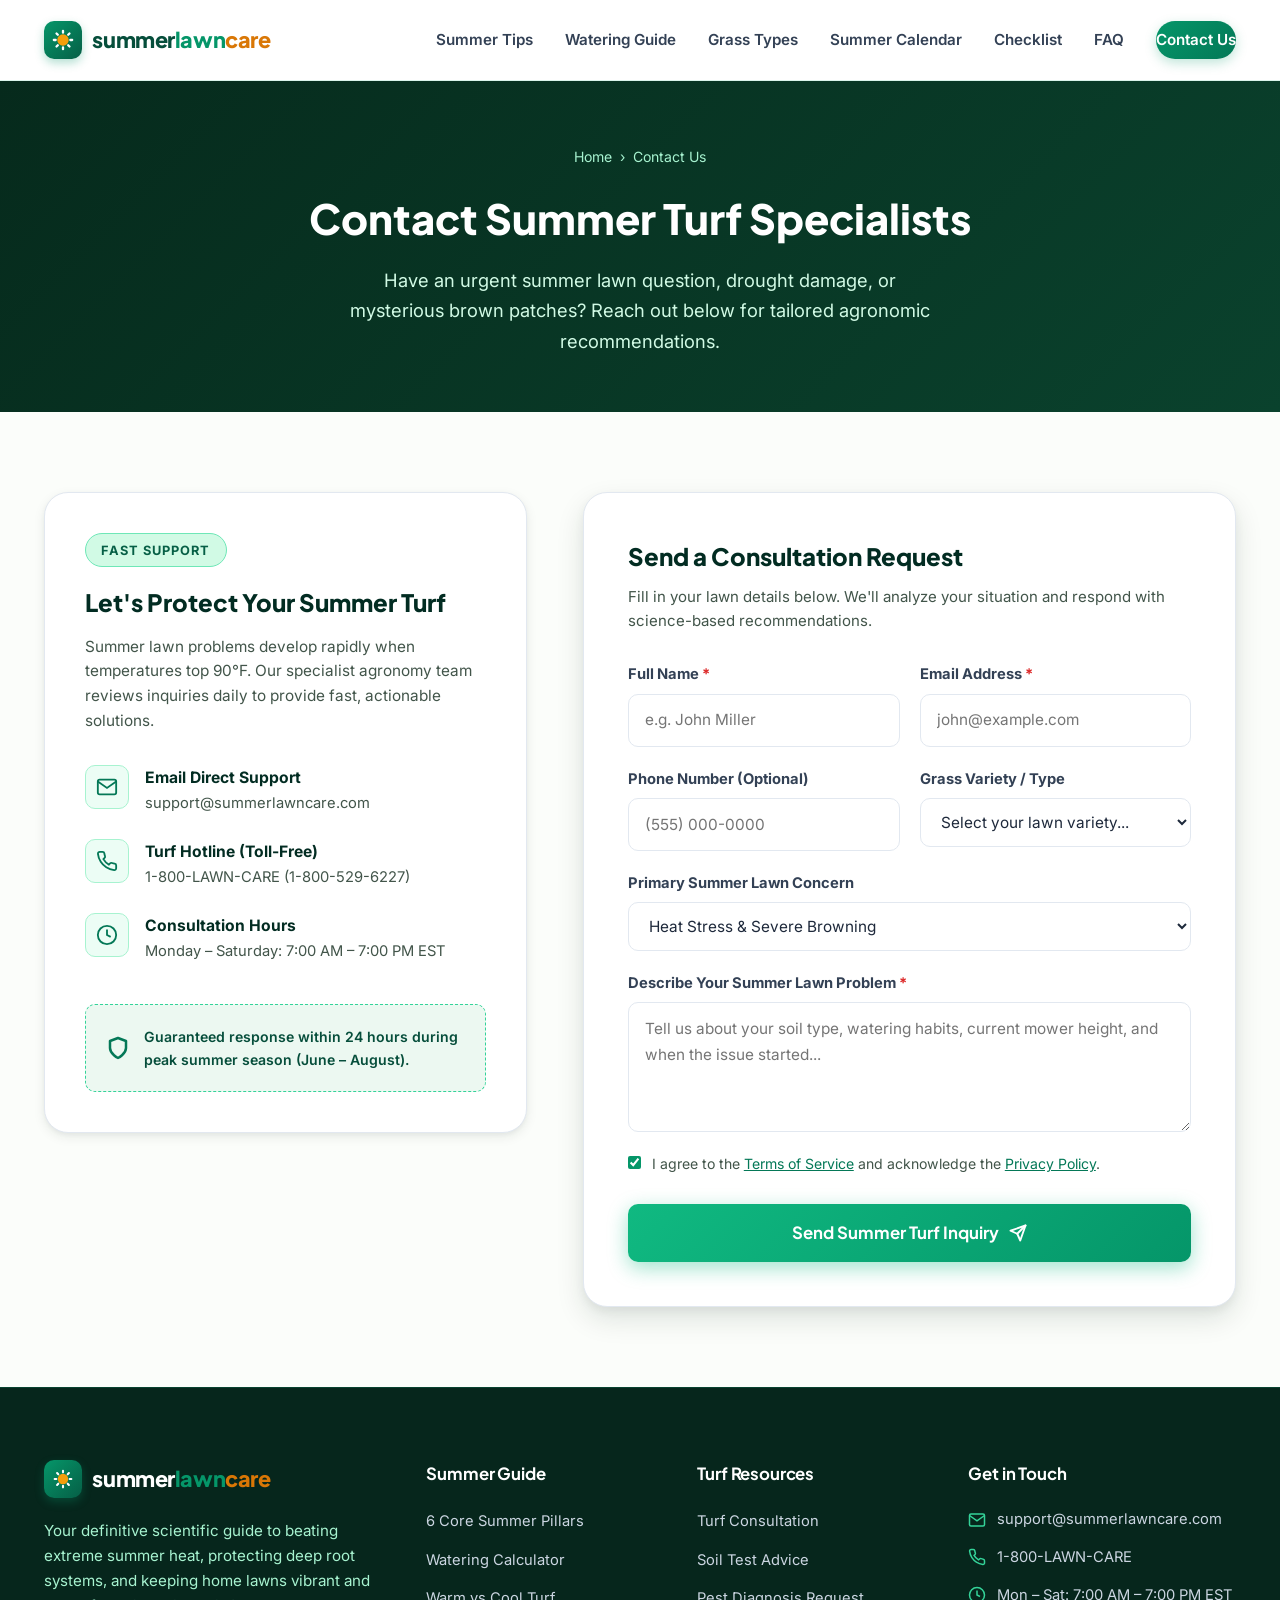
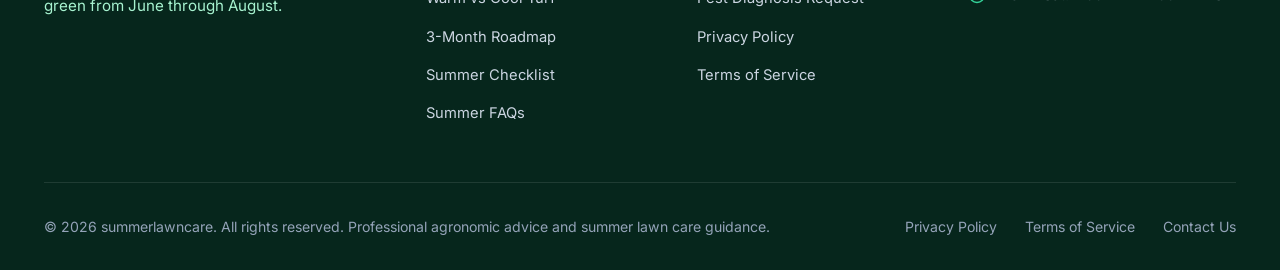
<file: contact.html>
<!DOCTYPE html>
<html lang="en">
<head>
  <meta charset="UTF-8">
  <meta name="viewport" content="width=device-width, initial-scale=1.0">
  <title>Contact Turf Specialists | SummerLawnCare</title>
  <meta name="description" content="Get in touch with SummerLawnCare specialists. Request a custom summer turf consultation, irrigation audit, or pest diagnosis for your lawn.">
  <link rel="preconnect" href="https://fonts.googleapis.com">
  <link rel="preconnect" href="https://fonts.gstatic.com" crossorigin>
  <link href="https://fonts.googleapis.com/css2?family=Inter:wght@400;500;600;700&family=Plus+Jakarta+Sans:wght@600;700;800&display=swap" rel="stylesheet">
  <link rel="stylesheet" href="css/style.css">
</head>
<body>

  <!-- Top Sticky Navigation Header -->
  <header class="site-header" id="siteHeader">
    <div class="container nav-wrapper">
      <a href="index.html" class="brand-logo" aria-label="SummerLawnCare Home">
        <span class="logo-icon">
          <svg width="22" height="22" viewBox="0 0 24 24" fill="none" stroke="currentColor" stroke-width="2.5" stroke-linecap="round" stroke-linejoin="round">
            <path d="M12 2v2M12 20v2M4.93 4.93l1.41 1.41M17.66 17.66l1.41 1.41M2 12h2M20 12h2M6.34 17.66l-1.41 1.41M19.07 4.93l-1.41 1.41"/>
            <circle cx="12" cy="12" r="5" fill="#f59e0b" stroke="#f59e0b"/>
          </svg>
        </span>
        <span>summer<span class="brand-highlight">lawn</span><span class="brand-sun">care</span></span>
      </a>

      <!-- Navigation Links -->
      <nav aria-label="Primary Navigation">
        <ul class="nav-links" id="navLinks">
          <li><a href="index.html#core-tips">Summer Tips</a></li>
          <li><a href="index.html#watering-guide">Watering Guide</a></li>
          <li><a href="index.html#turf-varieties">Grass Types</a></li>
          <li><a href="index.html#summer-calendar">Summer Calendar</a></li>
          <li><a href="index.html#dos-donts">Checklist</a></li>
          <li><a href="index.html#summer-faq">FAQ</a></li>
          <li><a href="contact.html" class="nav-cta-btn active">Contact Us</a></li>
        </ul>
      </nav>

      <!-- Mobile Hamburger Button -->
      <button class="mobile-toggle" id="mobileToggle" aria-label="Open mobile navigation menu" aria-expanded="false" aria-controls="navLinks">
        <svg width="26" height="26" viewBox="0 0 24 24" fill="none" stroke="currentColor" stroke-width="2" stroke-linecap="round" stroke-linejoin="round">
          <line x1="3" y1="12" x2="21" y2="12"></line>
          <line x1="3" y1="6" x2="21" y2="6"></line>
          <line x1="3" y1="18" x2="21" y2="18"></line>
        </svg>
      </button>
    </div>
  </header>

  <main id="main-content">
    <!-- Page Hero Banner -->
    <section class="page-hero">
      <div class="container">
        <nav class="breadcrumbs" aria-label="Breadcrumb">
          <a href="index.html">Home</a>
          <span>&rsaquo;</span>
          <span>Contact Us</span>
        </nav>
        <h1 class="page-hero-title">Contact Summer Turf Specialists</h1>
        <p class="page-hero-desc">
          Have an urgent summer lawn question, drought damage, or mysterious brown patches? Reach out below for tailored agronomic recommendations.
        </p>
      </div>
    </section>

    <!-- Contact Form & Info Section -->
    <section class="section-padding">
      <div class="container">
        <div class="contact-layout">
          <!-- Left Column: Direct Info & Support -->
          <div class="contact-info-card">
            <span class="badge-tag">Fast Support</span>
            <h2 class="contact-info-title">Let's Protect Your Summer Turf</h2>
            <p class="contact-info-desc">
              Summer lawn problems develop rapidly when temperatures top 90°F. Our specialist agronomy team reviews inquiries daily to provide fast, actionable solutions.
            </p>

            <div class="info-points">
              <div class="info-point-item">
                <div class="info-icon">
                  <svg width="22" height="22" viewBox="0 0 24 24" fill="none" stroke="currentColor" stroke-width="2">
                    <path d="M4 4h16c1.1 0 2 .9 2 2v12c0 1.1-.9 2-2 2H4c-1.1 0-2-.9-2-2V6c0-1.1.9-2 2-2z"></path>
                    <polyline points="22,6 12,13 2,6"></polyline>
                  </svg>
                </div>
                <div class="info-detail">
                  <strong>Email Direct Support</strong>
                  <p>support@summerlawncare.com</p>
                </div>
              </div>

              <div class="info-point-item">
                <div class="info-icon">
                  <svg width="22" height="22" viewBox="0 0 24 24" fill="none" stroke="currentColor" stroke-width="2">
                    <path d="M22 16.92v3a2 2 0 0 1-2.18 2 19.79 19.79 0 0 1-8.63-3.07 19.5 19.5 0 0 1-6-6 19.79 19.79 0 0 1-3.07-8.67A2 2 0 0 1 4.11 2h3a2 2 0 0 1 2 1.72 12.84 12.84 0 0 0 .7 2.81 2 2 0 0 1-.45 2.11L8.09 9.91a16 16 0 0 0 6 6l1.27-1.27a2 2 0 0 1 2.11-.45 12.84 12.84 0 0 0 2.81.7A2 2 0 0 1 22 16.92z"></path>
                  </svg>
                </div>
                <div class="info-detail">
                  <strong>Turf Hotline (Toll-Free)</strong>
                  <p>1-800-LAWN-CARE (1-800-529-6227)</p>
                </div>
              </div>

              <div class="info-point-item">
                <div class="info-icon">
                  <svg width="22" height="22" viewBox="0 0 24 24" fill="none" stroke="currentColor" stroke-width="2">
                    <circle cx="12" cy="12" r="10"></circle>
                    <polyline points="12 6 12 12 16 14"></polyline>
                  </svg>
                </div>
                <div class="info-detail">
                  <strong>Consultation Hours</strong>
                  <p>Monday – Saturday: 7:00 AM – 7:00 PM EST</p>
                </div>
              </div>
            </div>

            <!-- Response Guarantee Badge -->
            <div class="guarantee-box">
              <svg width="24" height="24" viewBox="0 0 24 24" fill="none" stroke="currentColor" stroke-width="2.5" stroke-linecap="round" stroke-linejoin="round">
                <path d="M12 22s8-4 8-10V5l-8-3-8 3v7c0 6 8 10 8 10z"></path>
              </svg>
              <p>Guaranteed response within 24 hours during peak summer season (June – August).</p>
            </div>
          </div>

          <!-- Right Column: Contact & Consultation Request Form -->
          <div class="contact-form-card">
            <h2 class="contact-info-title" style="margin-bottom: 0.5rem;">Send a Consultation Request</h2>
            <p style="font-size: 0.94rem; color: var(--text-secondary); margin-bottom: 1.75rem;">
              Fill in your lawn details below. We'll analyze your situation and respond with science-based recommendations.
            </p>

            <div id="formFeedbackAlert" class="form-alert-feedback" role="alert"></div>

            <form id="summerContactForm" action="#" method="POST" novalidate>
              <div class="form-group-row">
                <div class="form-group">
                  <label for="senderName" class="form-label">Full Name <span class="required">*</span></label>
                  <input type="text" id="senderName" name="name" class="form-control" placeholder="e.g. John Miller" required>
                </div>
                <div class="form-group">
                  <label for="senderEmail" class="form-label">Email Address <span class="required">*</span></label>
                  <input type="email" id="senderEmail" name="email" class="form-control" placeholder="john@example.com" required>
                </div>
              </div>

              <div class="form-group-row">
                <div class="form-group">
                  <label for="senderPhone" class="form-label">Phone Number (Optional)</label>
                  <input type="tel" id="senderPhone" name="phone" class="form-control" placeholder="(555) 000-0000">
                </div>
                <div class="form-group">
                  <label for="grassVariety" class="form-label">Grass Variety / Type</label>
                  <select id="grassVariety" name="grass_type" class="form-control">
                    <option value="">Select your lawn variety...</option>
                    <option value="bermuda">Bermuda Grass (Warm)</option>
                    <option value="zoysia">Zoysia Grass (Warm)</option>
                    <option value="st_augustine">St. Augustine Grass (Warm)</option>
                    <option value="tall_fescue">Tall Fescue (Cool)</option>
                    <option value="kentucky_bluegrass">Kentucky Bluegrass (Cool)</option>
                    <option value="perennial_rye">Perennial Ryegrass (Cool)</option>
                    <option value="unsure">Not Sure / Mixed Lawn</option>
                  </select>
                </div>
              </div>

              <div class="form-group">
                <label for="summerIssue" class="form-label">Primary Summer Lawn Concern</label>
                <select id="summerIssue" name="primary_issue" class="form-control">
                  <option value="heat_stress">Heat Stress &amp; Severe Browning</option>
                  <option value="irrigation">Sprinkler / Watering Schedule Guidance</option>
                  <option value="grubs_pests">Suspected White Grubs or Chinch Bugs</option>
                  <option value="fungus_patch">Brown Patch / Summer Fungus Rings</option>
                  <option value="summer_weeds">Crabgrass &amp; Summer Weed Outbreak</option>
                  <option value="general_consultation">General Summer Care Advice</option>
                </select>
              </div>

              <div class="form-group">
                <label for="senderMessage" class="form-label">Describe Your Summer Lawn Problem <span class="required">*</span></label>
                <textarea id="senderMessage" name="message" class="form-control" placeholder="Tell us about your soil type, watering habits, current mower height, and when the issue started..." required></textarea>
              </div>

              <div class="form-checkbox-group">
                <input type="checkbox" id="termsConsent" name="consent" required checked>
                <label for="termsConsent">
                  I agree to the <a href="terms.html" style="color: var(--primary-700); text-decoration: underline;">Terms of Service</a> and acknowledge the <a href="privacy.html" style="color: var(--primary-700); text-decoration: underline;">Privacy Policy</a>.
                </label>
              </div>

              <button type="submit" class="btn-primary" style="width: 100%; border-radius: var(--radius-md);">
                <span>Send Summer Turf Inquiry</span>
                <svg width="18" height="18" viewBox="0 0 24 24" fill="none" stroke="currentColor" stroke-width="2.5" stroke-linecap="round" stroke-linejoin="round">
                  <line x1="22" y1="2" x2="11" y2="13"></line>
                  <polygon points="22 2 15 22 11 13 2 9 22 2"></polygon>
                </svg>
              </button>
            </form>
          </div>
        </div>
      </div>
    </section>
  </main>

  <!-- Comprehensive Site Footer -->
  <footer class="site-footer">
    <div class="container">
      <div class="footer-top-grid">
        <!-- Brand Summary -->
        <div class="footer-brand">
          <a href="index.html" class="brand-logo" aria-label="SummerLawnCare Homepage">
            <span class="logo-icon">
              <svg width="20" height="20" viewBox="0 0 24 24" fill="none" stroke="currentColor" stroke-width="2.5" stroke-linecap="round" stroke-linejoin="round">
                <circle cx="12" cy="12" r="5" fill="#f59e0b" stroke="#f59e0b"/>
                <path d="M12 2v2M12 20v2M4.93 4.93l1.41 1.41M17.66 17.66l1.41 1.41M2 12h2M20 12h2M6.34 17.66l-1.41 1.41M19.07 4.93l-1.41 1.41"/>
              </svg>
            </span>
            <span>summer<span class="brand-highlight">lawn</span><span class="brand-sun">care</span></span>
          </a>
          <p class="footer-tagline">
            Your definitive scientific guide to beating extreme summer heat, protecting deep root systems, and keeping home lawns vibrant and green from June through August.
          </p>
        </div>

        <!-- Quick Tips Navigation -->
        <div>
          <h4 class="footer-col-title">Summer Guide</h4>
          <ul class="footer-nav-list">
            <li><a href="index.html#core-tips">6 Core Summer Pillars</a></li>
            <li><a href="index.html#watering-guide">Watering Calculator</a></li>
            <li><a href="index.html#turf-varieties">Warm vs Cool Turf</a></li>
            <li><a href="index.html#summer-calendar">3-Month Roadmap</a></li>
            <li><a href="index.html#dos-donts">Summer Checklist</a></li>
            <li><a href="index.html#summer-faq">Summer FAQs</a></li>
          </ul>
        </div>

        <!-- Direct Resources -->
        <div>
          <h4 class="footer-col-title">Turf Resources</h4>
          <ul class="footer-nav-list">
            <li><a href="contact.html">Turf Consultation</a></li>
            <li><a href="contact.html">Soil Test Advice</a></li>
            <li><a href="contact.html">Pest Diagnosis Request</a></li>
            <li><a href="privacy.html">Privacy Policy</a></li>
            <li><a href="terms.html">Terms of Service</a></li>
          </ul>
        </div>

        <!-- Contact Support -->
        <div>
          <h4 class="footer-col-title">Get in Touch</h4>
          <div class="footer-contact-info">
            <div class="footer-contact-item">
              <svg width="18" height="18" viewBox="0 0 24 24" fill="none" stroke="currentColor" stroke-width="2">
                <path d="M4 4h16c1.1 0 2 .9 2 2v12c0 1.1-.9 2-2 2H4c-1.1 0-2-.9-2-2V6c0-1.1.9-2 2-2z"></path>
                <polyline points="22,6 12,13 2,6"></polyline>
              </svg>
              <span>support@summerlawncare.com</span>
            </div>
            <div class="footer-contact-item">
              <svg width="18" height="18" viewBox="0 0 24 24" fill="none" stroke="currentColor" stroke-width="2">
                <path d="M22 16.92v3a2 2 0 0 1-2.18 2 19.79 19.79 0 0 1-8.63-3.07 19.5 19.5 0 0 1-6-6 19.79 19.79 0 0 1-3.07-8.67A2 2 0 0 1 4.11 2h3a2 2 0 0 1 2 1.72 12.84 12.84 0 0 0 .7 2.81 2 2 0 0 1-.45 2.11L8.09 9.91a16 16 0 0 0 6 6l1.27-1.27a2 2 0 0 1 2.11-.45 12.84 12.84 0 0 0 2.81.7A2 2 0 0 1 22 16.92z"></path>
              </svg>
              <span>1-800-LAWN-CARE</span>
            </div>
            <div class="footer-contact-item">
              <svg width="18" height="18" viewBox="0 0 24 24" fill="none" stroke="currentColor" stroke-width="2">
                <circle cx="12" cy="12" r="10"></circle>
                <polyline points="12 6 12 12 16 14"></polyline>
              </svg>
              <span>Mon – Sat: 7:00 AM – 7:00 PM EST</span>
            </div>
          </div>
        </div>
      </div>

      <!-- Footer Bottom Legal Notice -->
      <div class="footer-bottom">
        <p>&copy; 2026 summerlawncare. All rights reserved. Professional agronomic advice and summer lawn care guidance.</p>
        <div class="footer-legal-links">
          <a href="privacy.html">Privacy Policy</a>
          <a href="terms.html">Terms of Service</a>
          <a href="contact.html">Contact Us</a>
        </div>
      </div>
    </div>
  </footer>

  <!-- Core JavaScript -->
  <script src="js/main.js"></script>
</body>
</html>
</file>
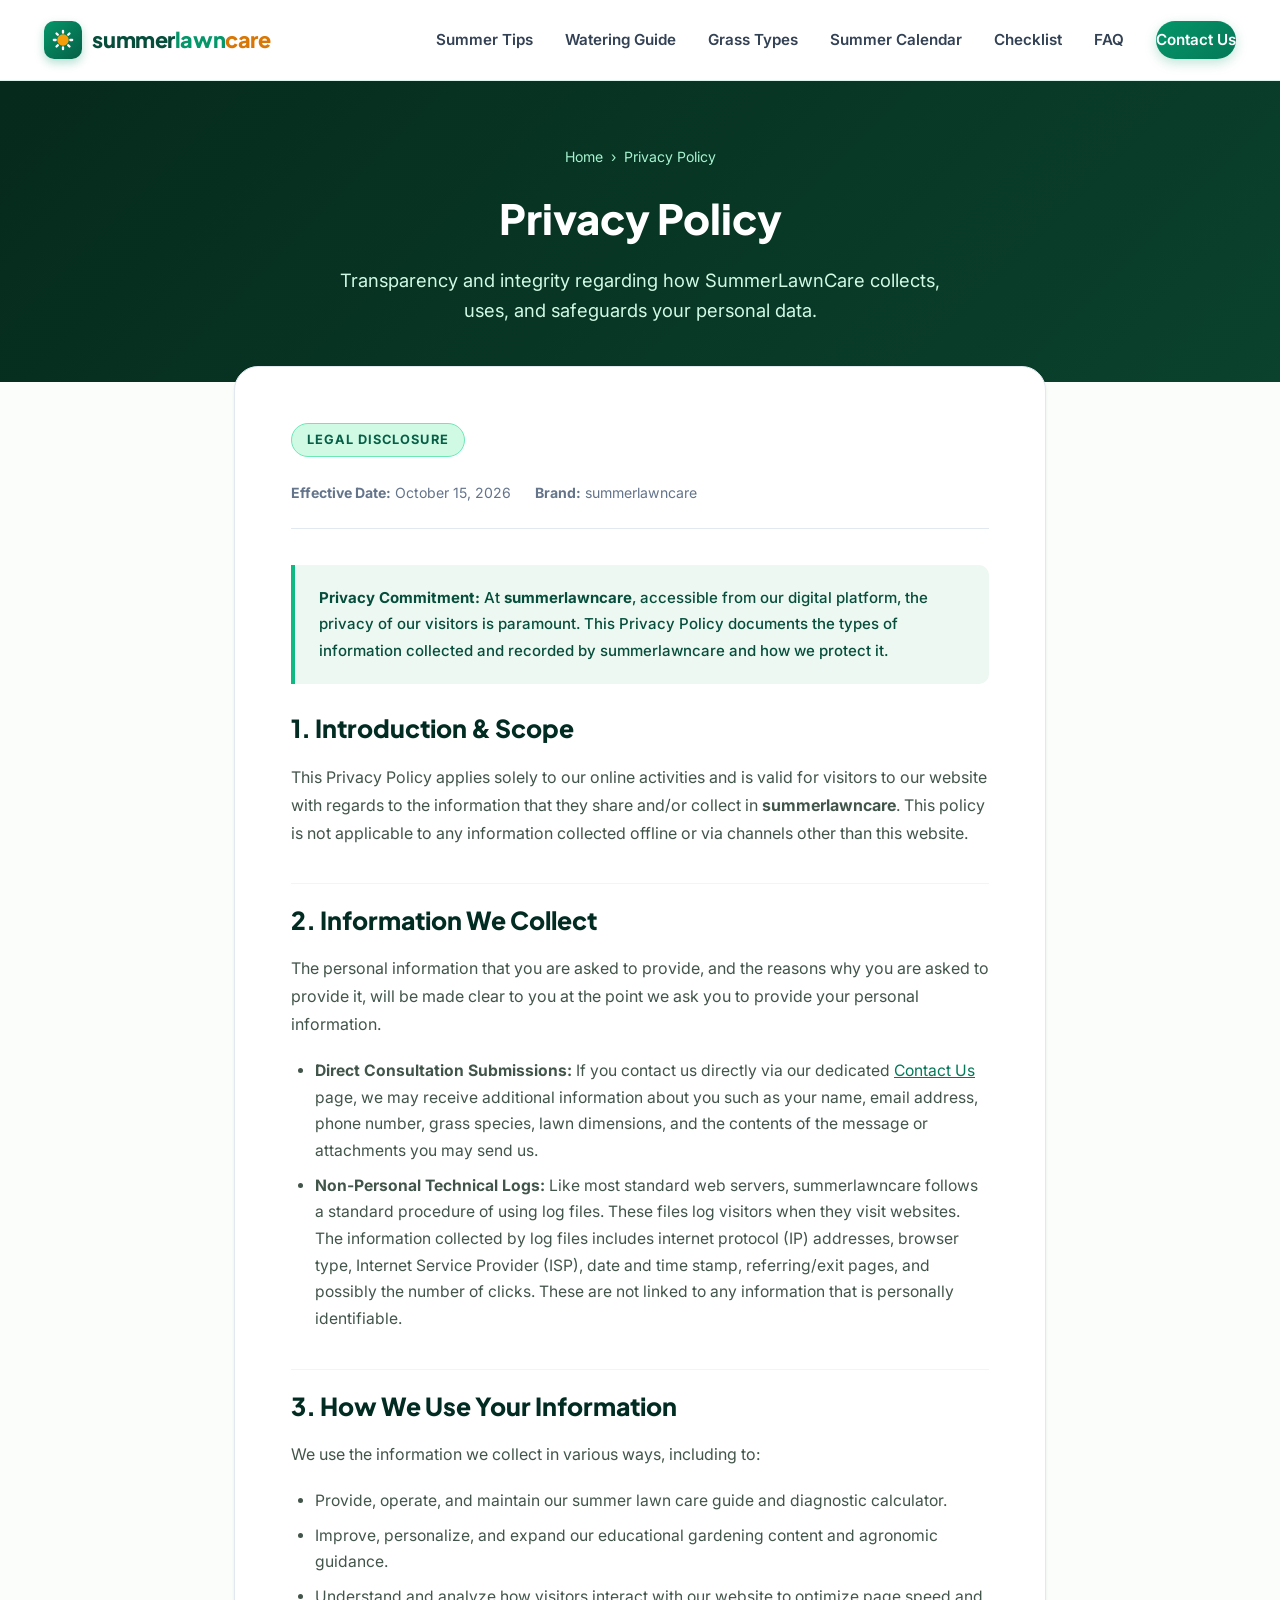
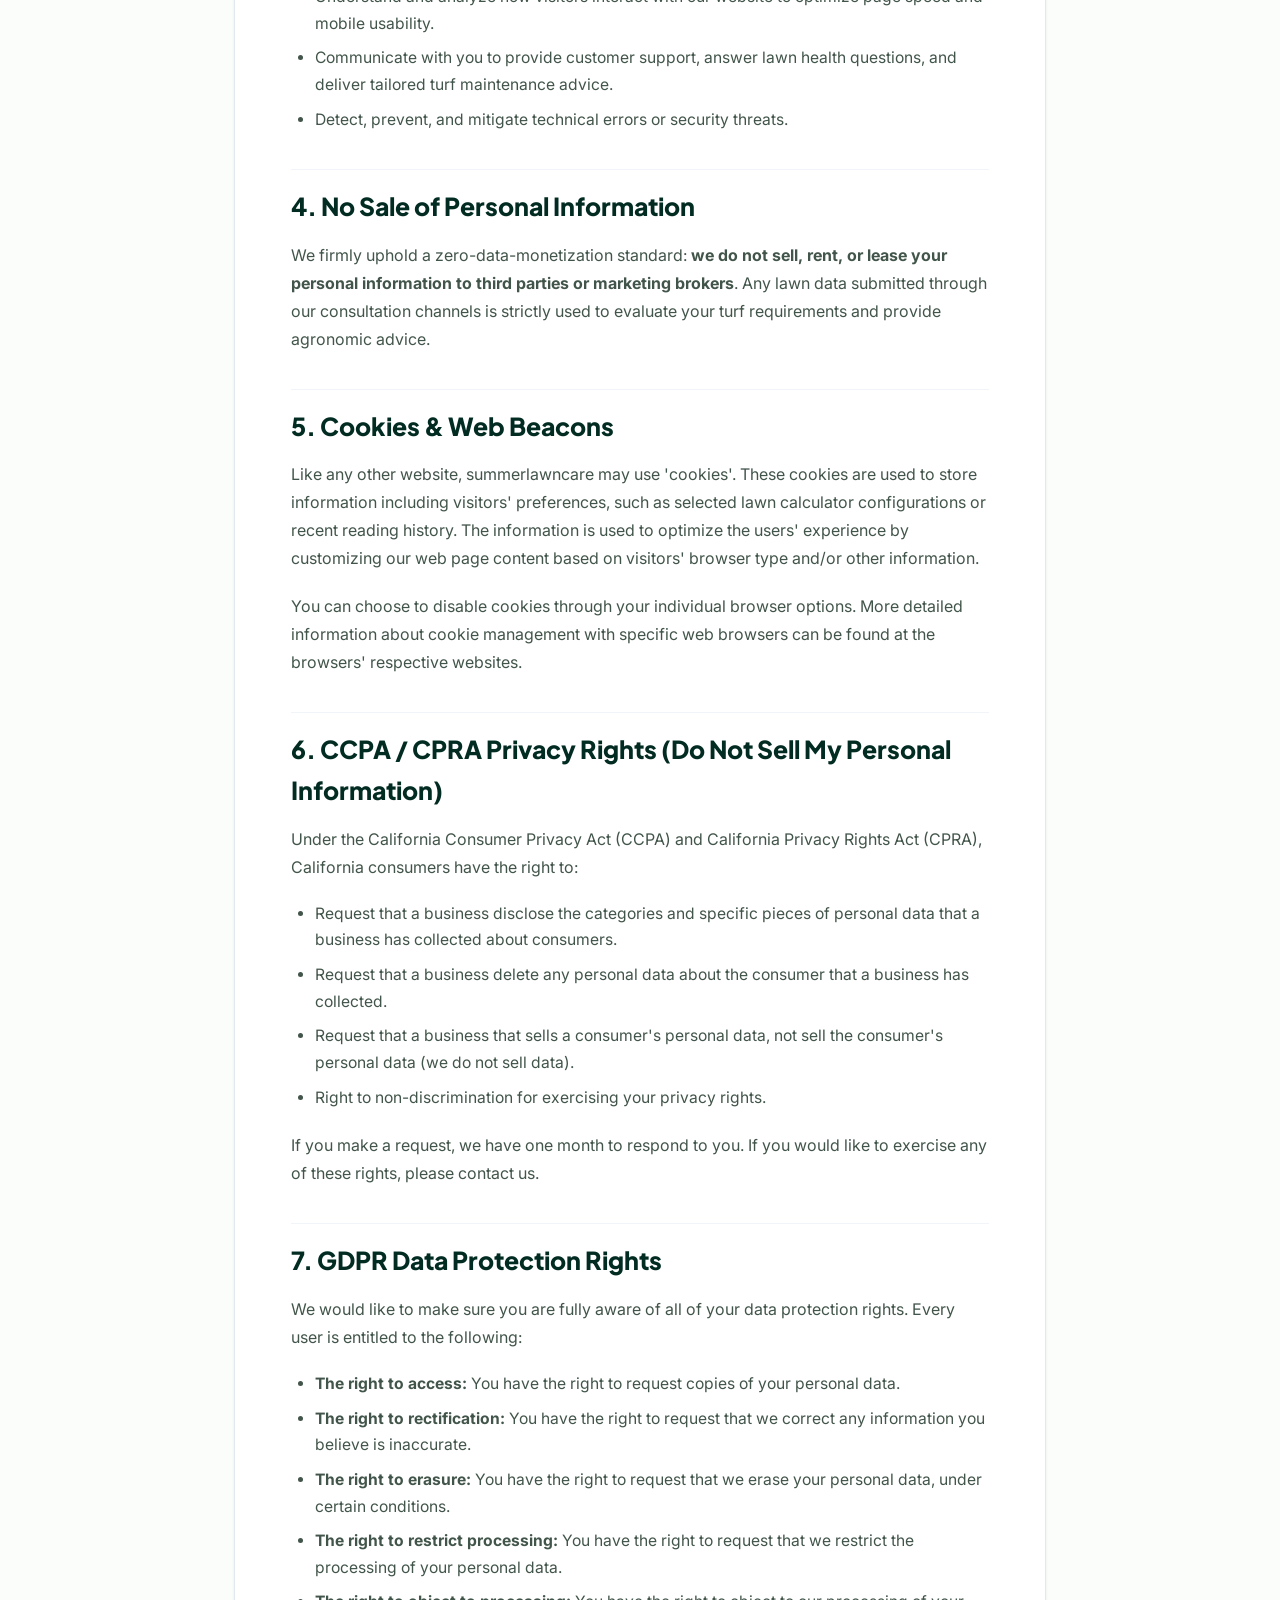
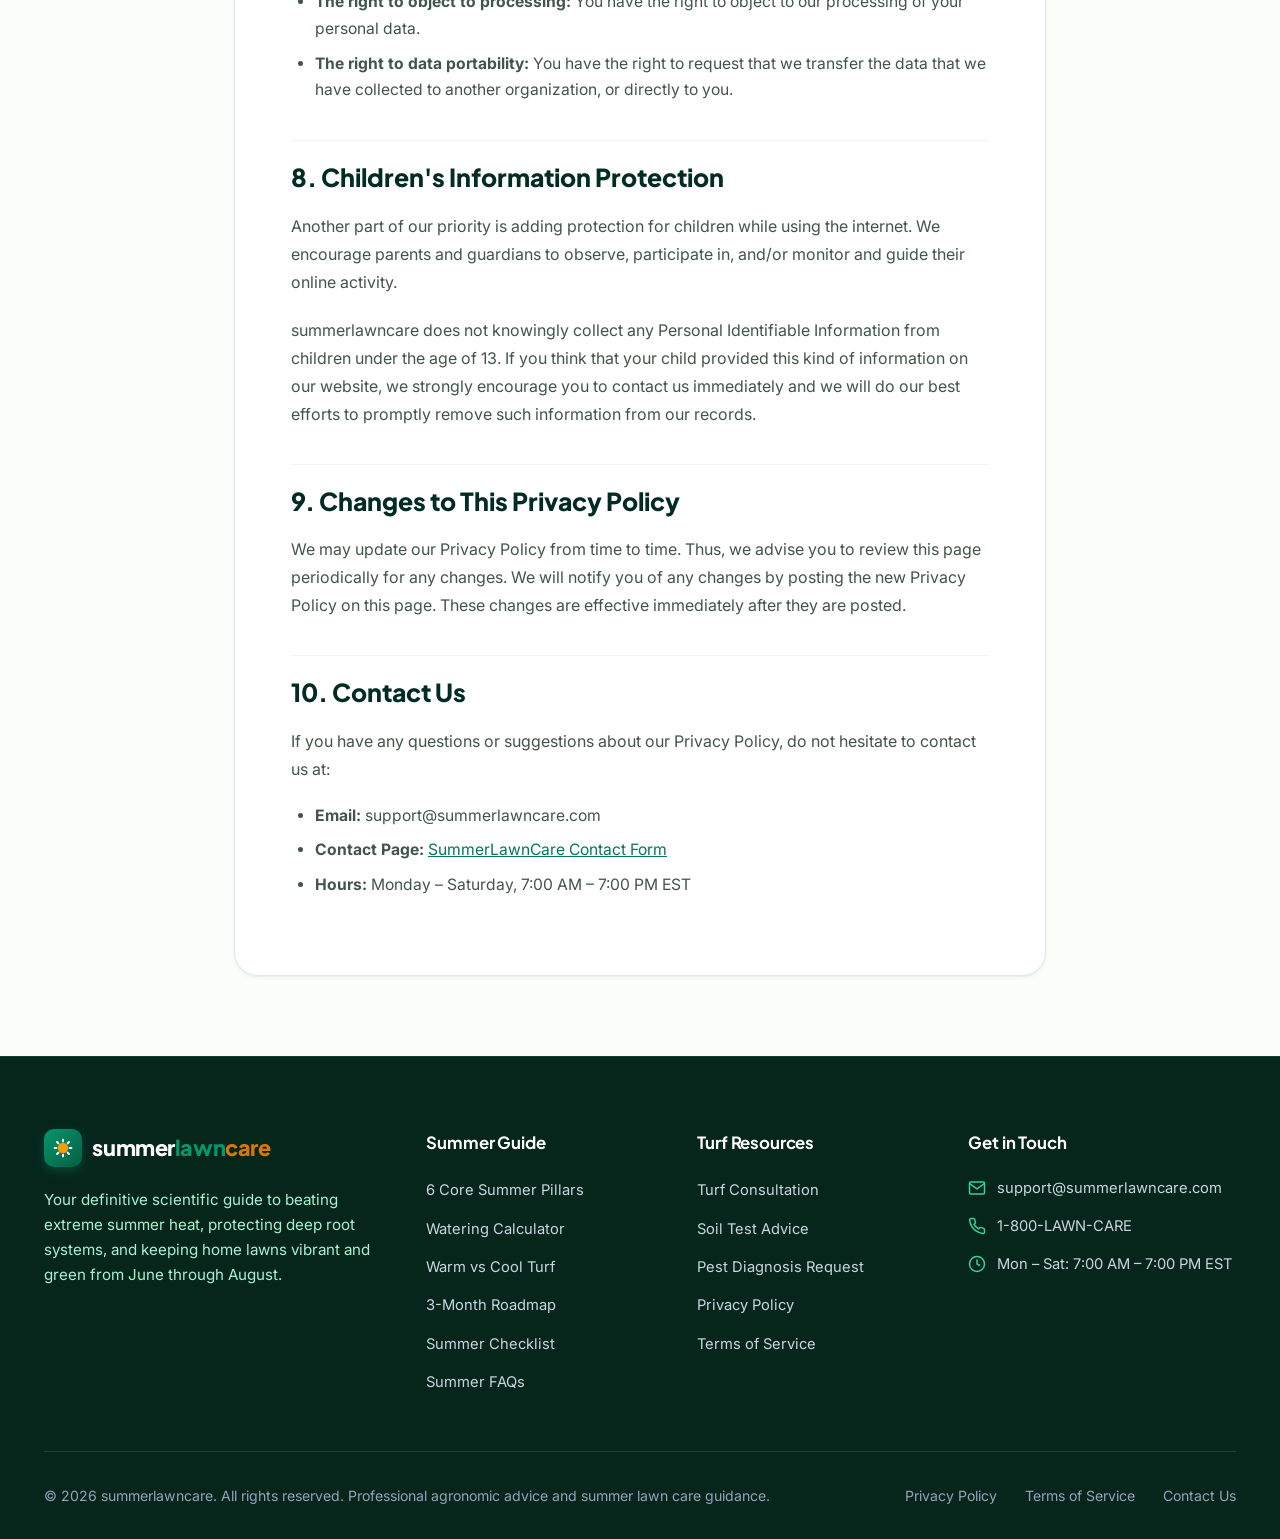
<file: privacy.html>
<!DOCTYPE html>
<html lang="en">
<head>
  <meta charset="UTF-8">
  <meta name="viewport" content="width=device-width, initial-scale=1.0">
  <title>Privacy Policy | SummerLawnCare</title>
  <meta name="description" content="Privacy Policy for SummerLawnCare. Learn how we handle, collect, and protect your personal information and lawn inquiry data.">
  <link rel="preconnect" href="https://fonts.googleapis.com">
  <link rel="preconnect" href="https://fonts.gstatic.com" crossorigin>
  <link href="https://fonts.googleapis.com/css2?family=Inter:wght@400;500;600;700&family=Plus+Jakarta+Sans:wght@600;700;800&display=swap" rel="stylesheet">
  <link rel="stylesheet" href="css/style.css">
</head>
<body>

  <!-- Top Sticky Navigation Header -->
  <header class="site-header" id="siteHeader">
    <div class="container nav-wrapper">
      <a href="index.html" class="brand-logo" aria-label="SummerLawnCare Home">
        <span class="logo-icon">
          <svg width="22" height="22" viewBox="0 0 24 24" fill="none" stroke="currentColor" stroke-width="2.5" stroke-linecap="round" stroke-linejoin="round">
            <path d="M12 2v2M12 20v2M4.93 4.93l1.41 1.41M17.66 17.66l1.41 1.41M2 12h2M20 12h2M6.34 17.66l-1.41 1.41M19.07 4.93l-1.41 1.41"/>
            <circle cx="12" cy="12" r="5" fill="#f59e0b" stroke="#f59e0b"/>
          </svg>
        </span>
        <span>summer<span class="brand-highlight">lawn</span><span class="brand-sun">care</span></span>
      </a>

      <!-- Navigation Links -->
      <nav aria-label="Primary Navigation">
        <ul class="nav-links" id="navLinks">
          <li><a href="index.html#core-tips">Summer Tips</a></li>
          <li><a href="index.html#watering-guide">Watering Guide</a></li>
          <li><a href="index.html#turf-varieties">Grass Types</a></li>
          <li><a href="index.html#summer-calendar">Summer Calendar</a></li>
          <li><a href="index.html#dos-donts">Checklist</a></li>
          <li><a href="index.html#summer-faq">FAQ</a></li>
          <li><a href="contact.html" class="nav-cta-btn">Contact Us</a></li>
        </ul>
      </nav>

      <!-- Mobile Hamburger Button -->
      <button class="mobile-toggle" id="mobileToggle" aria-label="Open mobile navigation menu" aria-expanded="false" aria-controls="navLinks">
        <svg width="26" height="26" viewBox="0 0 24 24" fill="none" stroke="currentColor" stroke-width="2" stroke-linecap="round" stroke-linejoin="round">
          <line x1="3" y1="12" x2="21" y2="12"></line>
          <line x1="3" y1="6" x2="21" y2="6"></line>
          <line x1="3" y1="18" x2="21" y2="18"></line>
        </svg>
      </button>
    </div>
  </header>

  <main id="main-content">
    <!-- Page Hero Banner -->
    <section class="page-hero">
      <div class="container">
        <nav class="breadcrumbs" aria-label="Breadcrumb">
          <a href="index.html">Home</a>
          <span>&rsaquo;</span>
          <span>Privacy Policy</span>
        </nav>
        <h1 class="page-hero-title">Privacy Policy</h1>
        <p class="page-hero-desc">
          Transparency and integrity regarding how SummerLawnCare collects, uses, and safeguards your personal data.
        </p>
      </div>
    </section>

    <!-- Legal Document Content -->
    <section class="section-padding" style="padding-top: 1rem;">
      <div class="container container-narrow">
        <article class="legal-content-wrap">
          <div class="legal-header">
            <span class="badge-tag">Legal Disclosure</span>
            <div class="legal-meta">
              <span><strong>Effective Date:</strong> October 15, 2026</span>
              <span><strong>Brand:</strong> summerlawncare</span>
            </div>
          </div>

          <div class="legal-body">
            <div class="legal-callout">
              <p>
                <strong>Privacy Commitment:</strong> At <strong>summerlawncare</strong>, accessible from our digital platform, the privacy of our visitors is paramount. This Privacy Policy documents the types of information collected and recorded by summerlawncare and how we protect it.
              </p>
            </div>

            <h2>1. Introduction &amp; Scope</h2>
            <p>
              This Privacy Policy applies solely to our online activities and is valid for visitors to our website with regards to the information that they share and/or collect in <strong>summerlawncare</strong>. This policy is not applicable to any information collected offline or via channels other than this website.
            </p>

            <h2>2. Information We Collect</h2>
            <p>
              The personal information that you are asked to provide, and the reasons why you are asked to provide it, will be made clear to you at the point we ask you to provide your personal information.
            </p>
            <ul>
              <li><strong>Direct Consultation Submissions:</strong> If you contact us directly via our dedicated <a href="contact.html" style="color: var(--primary-700); text-decoration: underline;">Contact Us</a> page, we may receive additional information about you such as your name, email address, phone number, grass species, lawn dimensions, and the contents of the message or attachments you may send us.</li>
              <li><strong>Non-Personal Technical Logs:</strong> Like most standard web servers, summerlawncare follows a standard procedure of using log files. These files log visitors when they visit websites. The information collected by log files includes internet protocol (IP) addresses, browser type, Internet Service Provider (ISP), date and time stamp, referring/exit pages, and possibly the number of clicks. These are not linked to any information that is personally identifiable.</li>
            </ul>

            <h2>3. How We Use Your Information</h2>
            <p>We use the information we collect in various ways, including to:</p>
            <ul>
              <li>Provide, operate, and maintain our summer lawn care guide and diagnostic calculator.</li>
              <li>Improve, personalize, and expand our educational gardening content and agronomic guidance.</li>
              <li>Understand and analyze how visitors interact with our website to optimize page speed and mobile usability.</li>
              <li>Communicate with you to provide customer support, answer lawn health questions, and deliver tailored turf maintenance advice.</li>
              <li>Detect, prevent, and mitigate technical errors or security threats.</li>
            </ul>

            <h2>4. No Sale of Personal Information</h2>
            <p>
              We firmly uphold a zero-data-monetization standard: <strong>we do not sell, rent, or lease your personal information to third parties or marketing brokers</strong>. Any lawn data submitted through our consultation channels is strictly used to evaluate your turf requirements and provide agronomic advice.
            </p>

            <h2>5. Cookies &amp; Web Beacons</h2>
            <p>
              Like any other website, summerlawncare may use 'cookies'. These cookies are used to store information including visitors' preferences, such as selected lawn calculator configurations or recent reading history. The information is used to optimize the users' experience by customizing our web page content based on visitors' browser type and/or other information.
            </p>
            <p>
              You can choose to disable cookies through your individual browser options. More detailed information about cookie management with specific web browsers can be found at the browsers' respective websites.
            </p>

            <h2>6. CCPA / CPRA Privacy Rights (Do Not Sell My Personal Information)</h2>
            <p>Under the California Consumer Privacy Act (CCPA) and California Privacy Rights Act (CPRA), California consumers have the right to:</p>
            <ul>
              <li>Request that a business disclose the categories and specific pieces of personal data that a business has collected about consumers.</li>
              <li>Request that a business delete any personal data about the consumer that a business has collected.</li>
              <li>Request that a business that sells a consumer's personal data, not sell the consumer's personal data (we do not sell data).</li>
              <li>Right to non-discrimination for exercising your privacy rights.</li>
            </ul>
            <p>If you make a request, we have one month to respond to you. If you would like to exercise any of these rights, please contact us.</p>

            <h2>7. GDPR Data Protection Rights</h2>
            <p>We would like to make sure you are fully aware of all of your data protection rights. Every user is entitled to the following:</p>
            <ul>
              <li><strong>The right to access:</strong> You have the right to request copies of your personal data.</li>
              <li><strong>The right to rectification:</strong> You have the right to request that we correct any information you believe is inaccurate.</li>
              <li><strong>The right to erasure:</strong> You have the right to request that we erase your personal data, under certain conditions.</li>
              <li><strong>The right to restrict processing:</strong> You have the right to request that we restrict the processing of your personal data.</li>
              <li><strong>The right to object to processing:</strong> You have the right to object to our processing of your personal data.</li>
              <li><strong>The right to data portability:</strong> You have the right to request that we transfer the data that we have collected to another organization, or directly to you.</li>
            </ul>

            <h2>8. Children's Information Protection</h2>
            <p>
              Another part of our priority is adding protection for children while using the internet. We encourage parents and guardians to observe, participate in, and/or monitor and guide their online activity.
            </p>
            <p>
              summerlawncare does not knowingly collect any Personal Identifiable Information from children under the age of 13. If you think that your child provided this kind of information on our website, we strongly encourage you to contact us immediately and we will do our best efforts to promptly remove such information from our records.
            </p>

            <h2>9. Changes to This Privacy Policy</h2>
            <p>
              We may update our Privacy Policy from time to time. Thus, we advise you to review this page periodically for any changes. We will notify you of any changes by posting the new Privacy Policy on this page. These changes are effective immediately after they are posted.
            </p>

            <h2>10. Contact Us</h2>
            <p>
              If you have any questions or suggestions about our Privacy Policy, do not hesitate to contact us at:
            </p>
            <ul>
              <li><strong>Email:</strong> support@summerlawncare.com</li>
              <li><strong>Contact Page:</strong> <a href="contact.html" style="color: var(--primary-700); text-decoration: underline;">SummerLawnCare Contact Form</a></li>
              <li><strong>Hours:</strong> Monday – Saturday, 7:00 AM – 7:00 PM EST</li>
            </ul>
          </div>
        </article>
      </div>
    </section>
  </main>

  <!-- Comprehensive Site Footer -->
  <footer class="site-footer">
    <div class="container">
      <div class="footer-top-grid">
        <!-- Brand Summary -->
        <div class="footer-brand">
          <a href="index.html" class="brand-logo" aria-label="SummerLawnCare Homepage">
            <span class="logo-icon">
              <svg width="20" height="20" viewBox="0 0 24 24" fill="none" stroke="currentColor" stroke-width="2.5" stroke-linecap="round" stroke-linejoin="round">
                <circle cx="12" cy="12" r="5" fill="#f59e0b" stroke="#f59e0b"/>
                <path d="M12 2v2M12 20v2M4.93 4.93l1.41 1.41M17.66 17.66l1.41 1.41M2 12h2M20 12h2M6.34 17.66l-1.41 1.41M19.07 4.93l-1.41 1.41"/>
              </svg>
            </span>
            <span>summer<span class="brand-highlight">lawn</span><span class="brand-sun">care</span></span>
          </a>
          <p class="footer-tagline">
            Your definitive scientific guide to beating extreme summer heat, protecting deep root systems, and keeping home lawns vibrant and green from June through August.
          </p>
        </div>

        <!-- Quick Tips Navigation -->
        <div>
          <h4 class="footer-col-title">Summer Guide</h4>
          <ul class="footer-nav-list">
            <li><a href="index.html#core-tips">6 Core Summer Pillars</a></li>
            <li><a href="index.html#watering-guide">Watering Calculator</a></li>
            <li><a href="index.html#turf-varieties">Warm vs Cool Turf</a></li>
            <li><a href="index.html#summer-calendar">3-Month Roadmap</a></li>
            <li><a href="index.html#dos-donts">Summer Checklist</a></li>
            <li><a href="index.html#summer-faq">Summer FAQs</a></li>
          </ul>
        </div>

        <!-- Direct Resources -->
        <div>
          <h4 class="footer-col-title">Turf Resources</h4>
          <ul class="footer-nav-list">
            <li><a href="contact.html">Turf Consultation</a></li>
            <li><a href="contact.html">Soil Test Advice</a></li>
            <li><a href="contact.html">Pest Diagnosis Request</a></li>
            <li><a href="privacy.html">Privacy Policy</a></li>
            <li><a href="terms.html">Terms of Service</a></li>
          </ul>
        </div>

        <!-- Contact Support -->
        <div>
          <h4 class="footer-col-title">Get in Touch</h4>
          <div class="footer-contact-info">
            <div class="footer-contact-item">
              <svg width="18" height="18" viewBox="0 0 24 24" fill="none" stroke="currentColor" stroke-width="2">
                <path d="M4 4h16c1.1 0 2 .9 2 2v12c0 1.1-.9 2-2 2H4c-1.1 0-2-.9-2-2V6c0-1.1.9-2 2-2z"></path>
                <polyline points="22,6 12,13 2,6"></polyline>
              </svg>
              <span>support@summerlawncare.com</span>
            </div>
            <div class="footer-contact-item">
              <svg width="18" height="18" viewBox="0 0 24 24" fill="none" stroke="currentColor" stroke-width="2">
                <path d="M22 16.92v3a2 2 0 0 1-2.18 2 19.79 19.79 0 0 1-8.63-3.07 19.5 19.5 0 0 1-6-6 19.79 19.79 0 0 1-3.07-8.67A2 2 0 0 1 4.11 2h3a2 2 0 0 1 2 1.72 12.84 12.84 0 0 0 .7 2.81 2 2 0 0 1-.45 2.11L8.09 9.91a16 16 0 0 0 6 6l1.27-1.27a2 2 0 0 1 2.11-.45 12.84 12.84 0 0 0 2.81.7A2 2 0 0 1 22 16.92z"></path>
              </svg>
              <span>1-800-LAWN-CARE</span>
            </div>
            <div class="footer-contact-item">
              <svg width="18" height="18" viewBox="0 0 24 24" fill="none" stroke="currentColor" stroke-width="2">
                <circle cx="12" cy="12" r="10"></circle>
                <polyline points="12 6 12 12 16 14"></polyline>
              </svg>
              <span>Mon – Sat: 7:00 AM – 7:00 PM EST</span>
            </div>
          </div>
        </div>
      </div>

      <!-- Footer Bottom Legal Notice -->
      <div class="footer-bottom">
        <p>&copy; 2026 summerlawncare. All rights reserved. Professional agronomic advice and summer lawn care guidance.</p>
        <div class="footer-legal-links">
          <a href="privacy.html">Privacy Policy</a>
          <a href="terms.html">Terms of Service</a>
          <a href="contact.html">Contact Us</a>
        </div>
      </div>
    </div>
  </footer>

  <!-- Core JavaScript -->
  <script src="js/main.js"></script>
</body>
</html>
</file>
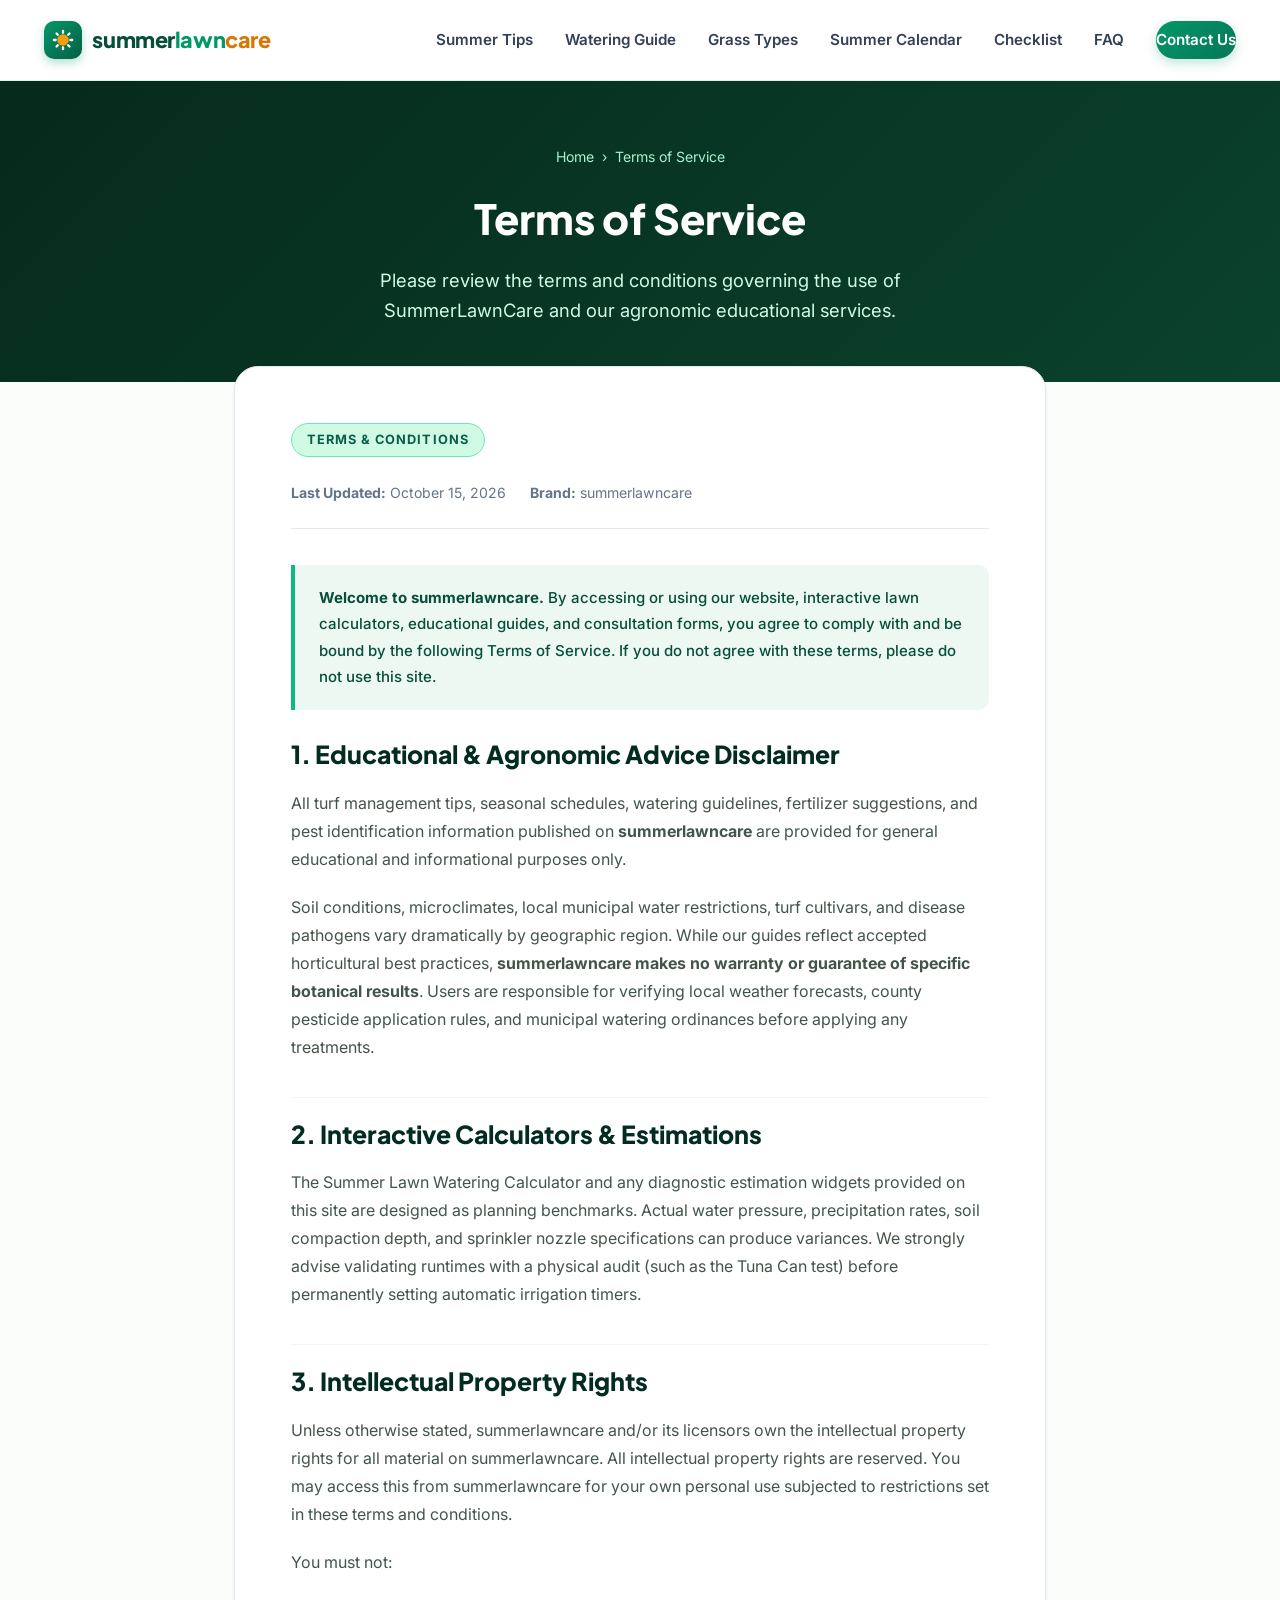
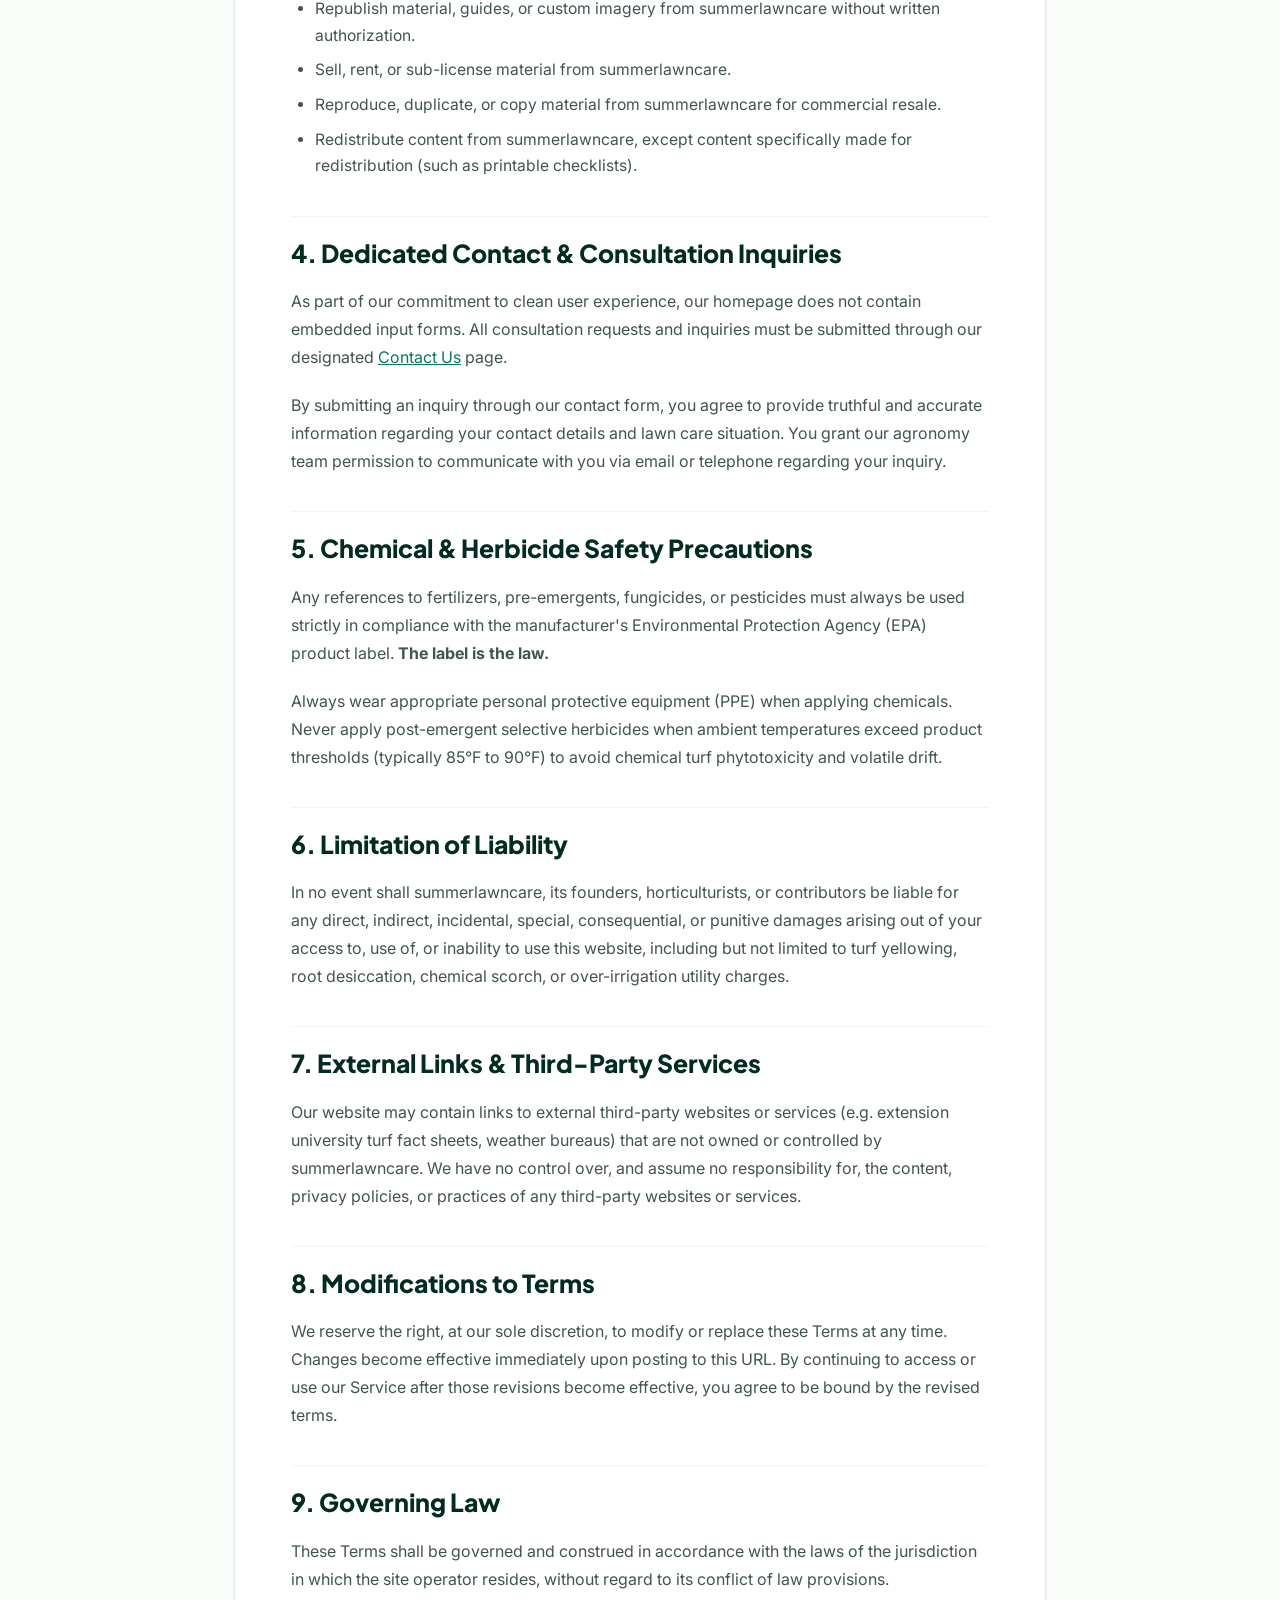
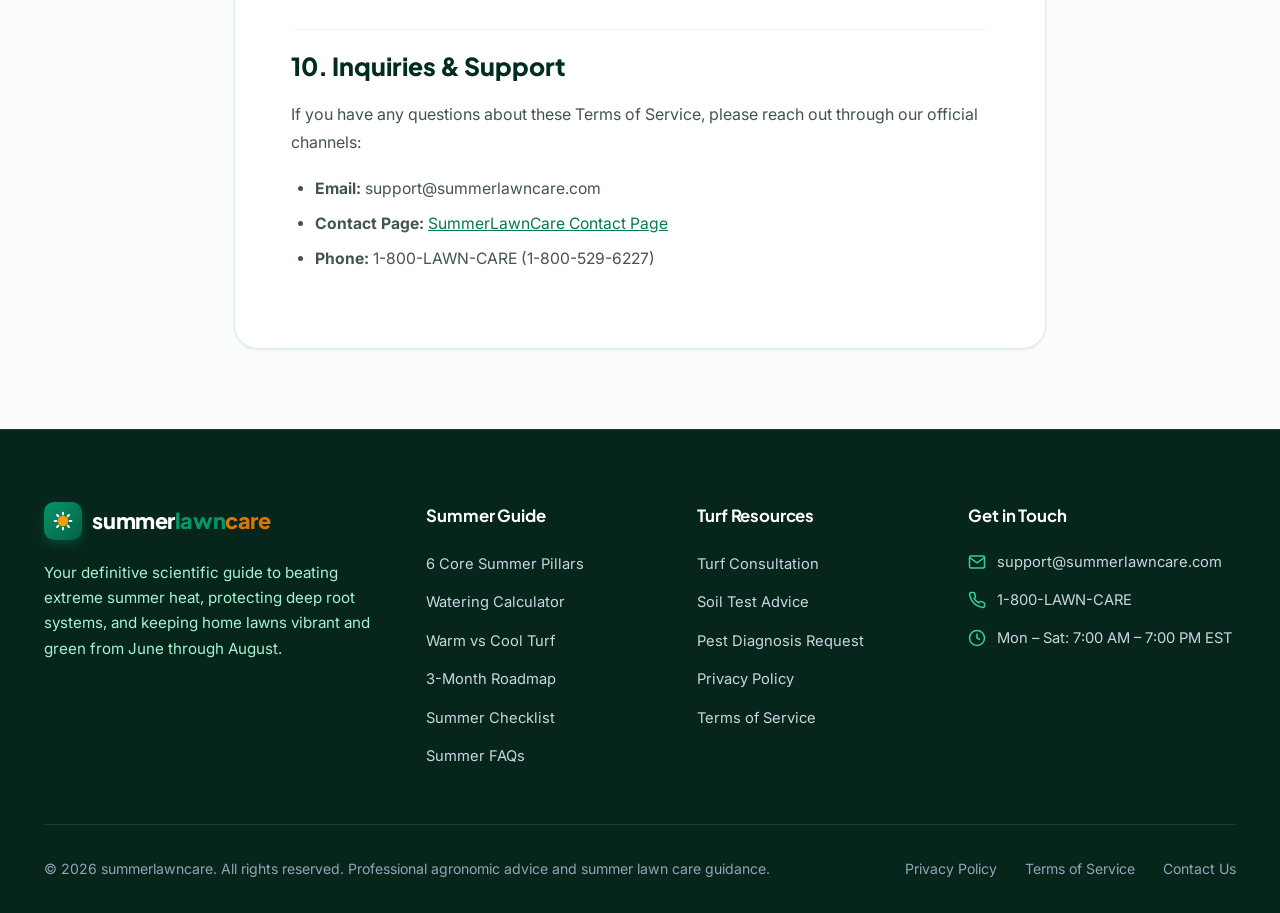
<file: terms.html>
<!DOCTYPE html>
<html lang="en">
<head>
  <meta charset="UTF-8">
  <meta name="viewport" content="width=device-width, initial-scale=1.0">
  <title>Terms of Service | SummerLawnCare</title>
  <meta name="description" content="Terms of Service for SummerLawnCare. Review our terms of use, horticultural disclaimer, and intellectual property conditions.">
  <link rel="preconnect" href="https://fonts.googleapis.com">
  <link rel="preconnect" href="https://fonts.gstatic.com" crossorigin>
  <link href="https://fonts.googleapis.com/css2?family=Inter:wght@400;500;600;700&family=Plus+Jakarta+Sans:wght@600;700;800&display=swap" rel="stylesheet">
  <link rel="stylesheet" href="css/style.css">
</head>
<body>

  <!-- Top Sticky Navigation Header -->
  <header class="site-header" id="siteHeader">
    <div class="container nav-wrapper">
      <a href="index.html" class="brand-logo" aria-label="SummerLawnCare Home">
        <span class="logo-icon">
          <svg width="22" height="22" viewBox="0 0 24 24" fill="none" stroke="currentColor" stroke-width="2.5" stroke-linecap="round" stroke-linejoin="round">
            <path d="M12 2v2M12 20v2M4.93 4.93l1.41 1.41M17.66 17.66l1.41 1.41M2 12h2M20 12h2M6.34 17.66l-1.41 1.41M19.07 4.93l-1.41 1.41"/>
            <circle cx="12" cy="12" r="5" fill="#f59e0b" stroke="#f59e0b"/>
          </svg>
        </span>
        <span>summer<span class="brand-highlight">lawn</span><span class="brand-sun">care</span></span>
      </a>

      <!-- Navigation Links -->
      <nav aria-label="Primary Navigation">
        <ul class="nav-links" id="navLinks">
          <li><a href="index.html#core-tips">Summer Tips</a></li>
          <li><a href="index.html#watering-guide">Watering Guide</a></li>
          <li><a href="index.html#turf-varieties">Grass Types</a></li>
          <li><a href="index.html#summer-calendar">Summer Calendar</a></li>
          <li><a href="index.html#dos-donts">Checklist</a></li>
          <li><a href="index.html#summer-faq">FAQ</a></li>
          <li><a href="contact.html" class="nav-cta-btn">Contact Us</a></li>
        </ul>
      </nav>

      <!-- Mobile Hamburger Button -->
      <button class="mobile-toggle" id="mobileToggle" aria-label="Open mobile navigation menu" aria-expanded="false" aria-controls="navLinks">
        <svg width="26" height="26" viewBox="0 0 24 24" fill="none" stroke="currentColor" stroke-width="2" stroke-linecap="round" stroke-linejoin="round">
          <line x1="3" y1="12" x2="21" y2="12"></line>
          <line x1="3" y1="6" x2="21" y2="6"></line>
          <line x1="3" y1="18" x2="21" y2="18"></line>
        </svg>
      </button>
    </div>
  </header>

  <main id="main-content">
    <!-- Page Hero Banner -->
    <section class="page-hero">
      <div class="container">
        <nav class="breadcrumbs" aria-label="Breadcrumb">
          <a href="index.html">Home</a>
          <span>&rsaquo;</span>
          <span>Terms of Service</span>
        </nav>
        <h1 class="page-hero-title">Terms of Service</h1>
        <p class="page-hero-desc">
          Please review the terms and conditions governing the use of SummerLawnCare and our agronomic educational services.
        </p>
      </div>
    </section>

    <!-- Legal Document Content -->
    <section class="section-padding" style="padding-top: 1rem;">
      <div class="container container-narrow">
        <article class="legal-content-wrap">
          <div class="legal-header">
            <span class="badge-tag">Terms &amp; Conditions</span>
            <div class="legal-meta">
              <span><strong>Last Updated:</strong> October 15, 2026</span>
              <span><strong>Brand:</strong> summerlawncare</span>
            </div>
          </div>

          <div class="legal-body">
            <div class="legal-callout">
              <p>
                <strong>Welcome to summerlawncare.</strong> By accessing or using our website, interactive lawn calculators, educational guides, and consultation forms, you agree to comply with and be bound by the following Terms of Service. If you do not agree with these terms, please do not use this site.
              </p>
            </div>

            <h2>1. Educational &amp; Agronomic Advice Disclaimer</h2>
            <p>
              All turf management tips, seasonal schedules, watering guidelines, fertilizer suggestions, and pest identification information published on <strong>summerlawncare</strong> are provided for general educational and informational purposes only.
            </p>
            <p>
              Soil conditions, microclimates, local municipal water restrictions, turf cultivars, and disease pathogens vary dramatically by geographic region. While our guides reflect accepted horticultural best practices, <strong>summerlawncare makes no warranty or guarantee of specific botanical results</strong>. Users are responsible for verifying local weather forecasts, county pesticide application rules, and municipal watering ordinances before applying any treatments.
            </p>

            <h2>2. Interactive Calculators &amp; Estimations</h2>
            <p>
              The Summer Lawn Watering Calculator and any diagnostic estimation widgets provided on this site are designed as planning benchmarks. Actual water pressure, precipitation rates, soil compaction depth, and sprinkler nozzle specifications can produce variances. We strongly advise validating runtimes with a physical audit (such as the Tuna Can test) before permanently setting automatic irrigation timers.
            </p>

            <h2>3. Intellectual Property Rights</h2>
            <p>
              Unless otherwise stated, summerlawncare and/or its licensors own the intellectual property rights for all material on summerlawncare. All intellectual property rights are reserved. You may access this from summerlawncare for your own personal use subjected to restrictions set in these terms and conditions.
            </p>
            <p>You must not:</p>
            <ul>
              <li>Republish material, guides, or custom imagery from summerlawncare without written authorization.</li>
              <li>Sell, rent, or sub-license material from summerlawncare.</li>
              <li>Reproduce, duplicate, or copy material from summerlawncare for commercial resale.</li>
              <li>Redistribute content from summerlawncare, except content specifically made for redistribution (such as printable checklists).</li>
            </ul>

            <h2>4. Dedicated Contact &amp; Consultation Inquiries</h2>
            <p>
              As part of our commitment to clean user experience, our homepage does not contain embedded input forms. All consultation requests and inquiries must be submitted through our designated <a href="contact.html" style="color: var(--primary-700); text-decoration: underline;">Contact Us</a> page.
            </p>
            <p>
              By submitting an inquiry through our contact form, you agree to provide truthful and accurate information regarding your contact details and lawn care situation. You grant our agronomy team permission to communicate with you via email or telephone regarding your inquiry.
            </p>

            <h2>5. Chemical &amp; Herbicide Safety Precautions</h2>
            <p>
              Any references to fertilizers, pre-emergents, fungicides, or pesticides must always be used strictly in compliance with the manufacturer's Environmental Protection Agency (EPA) product label. <strong>The label is the law.</strong>
            </p>
            <p>
              Always wear appropriate personal protective equipment (PPE) when applying chemicals. Never apply post-emergent selective herbicides when ambient temperatures exceed product thresholds (typically 85°F to 90°F) to avoid chemical turf phytotoxicity and volatile drift.
            </p>

            <h2>6. Limitation of Liability</h2>
            <p>
              In no event shall summerlawncare, its founders, horticulturists, or contributors be liable for any direct, indirect, incidental, special, consequential, or punitive damages arising out of your access to, use of, or inability to use this website, including but not limited to turf yellowing, root desiccation, chemical scorch, or over-irrigation utility charges.
            </p>

            <h2>7. External Links &amp; Third-Party Services</h2>
            <p>
              Our website may contain links to external third-party websites or services (e.g. extension university turf fact sheets, weather bureaus) that are not owned or controlled by summerlawncare. We have no control over, and assume no responsibility for, the content, privacy policies, or practices of any third-party websites or services.
            </p>

            <h2>8. Modifications to Terms</h2>
            <p>
              We reserve the right, at our sole discretion, to modify or replace these Terms at any time. Changes become effective immediately upon posting to this URL. By continuing to access or use our Service after those revisions become effective, you agree to be bound by the revised terms.
            </p>

            <h2>9. Governing Law</h2>
            <p>
              These Terms shall be governed and construed in accordance with the laws of the jurisdiction in which the site operator resides, without regard to its conflict of law provisions.
            </p>

            <h2>10. Inquiries &amp; Support</h2>
            <p>
              If you have any questions about these Terms of Service, please reach out through our official channels:
            </p>
            <ul>
              <li><strong>Email:</strong> support@summerlawncare.com</li>
              <li><strong>Contact Page:</strong> <a href="contact.html" style="color: var(--primary-700); text-decoration: underline;">SummerLawnCare Contact Page</a></li>
              <li><strong>Phone:</strong> 1-800-LAWN-CARE (1-800-529-6227)</li>
            </ul>
          </div>
        </article>
      </div>
    </section>
  </main>

  <!-- Comprehensive Site Footer -->
  <footer class="site-footer">
    <div class="container">
      <div class="footer-top-grid">
        <!-- Brand Summary -->
        <div class="footer-brand">
          <a href="index.html" class="brand-logo" aria-label="SummerLawnCare Homepage">
            <span class="logo-icon">
              <svg width="20" height="20" viewBox="0 0 24 24" fill="none" stroke="currentColor" stroke-width="2.5" stroke-linecap="round" stroke-linejoin="round">
                <circle cx="12" cy="12" r="5" fill="#f59e0b" stroke="#f59e0b"/>
                <path d="M12 2v2M12 20v2M4.93 4.93l1.41 1.41M17.66 17.66l1.41 1.41M2 12h2M20 12h2M6.34 17.66l-1.41 1.41M19.07 4.93l-1.41 1.41"/>
              </svg>
            </span>
            <span>summer<span class="brand-highlight">lawn</span><span class="brand-sun">care</span></span>
          </a>
          <p class="footer-tagline">
            Your definitive scientific guide to beating extreme summer heat, protecting deep root systems, and keeping home lawns vibrant and green from June through August.
          </p>
        </div>

        <!-- Quick Tips Navigation -->
        <div>
          <h4 class="footer-col-title">Summer Guide</h4>
          <ul class="footer-nav-list">
            <li><a href="index.html#core-tips">6 Core Summer Pillars</a></li>
            <li><a href="index.html#watering-guide">Watering Calculator</a></li>
            <li><a href="index.html#turf-varieties">Warm vs Cool Turf</a></li>
            <li><a href="index.html#summer-calendar">3-Month Roadmap</a></li>
            <li><a href="index.html#dos-donts">Summer Checklist</a></li>
            <li><a href="index.html#summer-faq">Summer FAQs</a></li>
          </ul>
        </div>

        <!-- Direct Resources -->
        <div>
          <h4 class="footer-col-title">Turf Resources</h4>
          <ul class="footer-nav-list">
            <li><a href="contact.html">Turf Consultation</a></li>
            <li><a href="contact.html">Soil Test Advice</a></li>
            <li><a href="contact.html">Pest Diagnosis Request</a></li>
            <li><a href="privacy.html">Privacy Policy</a></li>
            <li><a href="terms.html">Terms of Service</a></li>
          </ul>
        </div>

        <!-- Contact Support -->
        <div>
          <h4 class="footer-col-title">Get in Touch</h4>
          <div class="footer-contact-info">
            <div class="footer-contact-item">
              <svg width="18" height="18" viewBox="0 0 24 24" fill="none" stroke="currentColor" stroke-width="2">
                <path d="M4 4h16c1.1 0 2 .9 2 2v12c0 1.1-.9 2-2 2H4c-1.1 0-2-.9-2-2V6c0-1.1.9-2 2-2z"></path>
                <polyline points="22,6 12,13 2,6"></polyline>
              </svg>
              <span>support@summerlawncare.com</span>
            </div>
            <div class="footer-contact-item">
              <svg width="18" height="18" viewBox="0 0 24 24" fill="none" stroke="currentColor" stroke-width="2">
                <path d="M22 16.92v3a2 2 0 0 1-2.18 2 19.79 19.79 0 0 1-8.63-3.07 19.5 19.5 0 0 1-6-6 19.79 19.79 0 0 1-3.07-8.67A2 2 0 0 1 4.11 2h3a2 2 0 0 1 2 1.72 12.84 12.84 0 0 0 .7 2.81 2 2 0 0 1-.45 2.11L8.09 9.91a16 16 0 0 0 6 6l1.27-1.27a2 2 0 0 1 2.11-.45 12.84 12.84 0 0 0 2.81.7A2 2 0 0 1 22 16.92z"></path>
              </svg>
              <span>1-800-LAWN-CARE</span>
            </div>
            <div class="footer-contact-item">
              <svg width="18" height="18" viewBox="0 0 24 24" fill="none" stroke="currentColor" stroke-width="2">
                <circle cx="12" cy="12" r="10"></circle>
                <polyline points="12 6 12 12 16 14"></polyline>
              </svg>
              <span>Mon – Sat: 7:00 AM – 7:00 PM EST</span>
            </div>
          </div>
        </div>
      </div>

      <!-- Footer Bottom Legal Notice -->
      <div class="footer-bottom">
        <p>&copy; 2026 summerlawncare. All rights reserved. Professional agronomic advice and summer lawn care guidance.</p>
        <div class="footer-legal-links">
          <a href="privacy.html">Privacy Policy</a>
          <a href="terms.html">Terms of Service</a>
          <a href="contact.html">Contact Us</a>
        </div>
      </div>
    </div>
  </footer>

  <!-- Core JavaScript -->
  <script src="js/main.js"></script>
</body>
</html>
</file>
<file: css/style.css>
/* ==========================================================================
   SummerLawnCare - Modern Design System & Stylesheet
   Brand: summerlawncare
   Focus: Summer Lawn Care Tips & Turf Resilience
   ========================================================================== */

/* --------------------------------------------------------------------------
   1. CSS Variables & Design Tokens
   -------------------------------------------------------------------------- */
:root {
  /* Brand Color Palette */
  --primary-50: #ecfdf5;
  --primary-100: #d1fae5;
  --primary-200: #a7f3d0;
  --primary-300: #6ee7b7;
  --primary-400: #34d399;
  --primary-500: #10b981;
  --primary-600: #059669;
  --primary-700: #047857;
  --primary-800: #065f46;
  --primary-900: #064e3b;
  --primary-950: #022c22;

  /* Accent Sun & Heat Alert Colors */
  --accent-amber-50: #fffbeb;
  --accent-amber-100: #fef3c7;
  --accent-amber-500: #f59e0b;
  --accent-amber-600: #d97706;
  --accent-amber-700: #b45309;
  --accent-sun: #ffaa00;

  /* Neutral Slate Palette */
  --slate-50: #f8fafc;
  --slate-100: #f1f5f9;
  --slate-200: #e2e8f0;
  --slate-300: #cbd5e1;
  --slate-400: #94a3b8;
  --slate-500: #64748b;
  --slate-600: #475569;
  --slate-700: #334155;
  --slate-800: #1e293b;
  --slate-900: #0f172a;

  /* Surfaces & Backgrounds */
  --bg-page: #fbfdfa;
  --bg-surface: #ffffff;
  --bg-surface-alt: #f3f7f2;
  --bg-surface-tint: #ecf8f1;
  --bg-dark-forest: #06261c;
  --bg-dark-card: #0c3327;

  /* Text Colors */
  --text-main: #13241b;
  --text-secondary: #42554a;
  --text-muted: #6b7f73;
  --text-white: #ffffff;
  --text-on-dark: #e2ece6;

  /* Typography */
  --font-heading: 'Plus Jakarta Sans', system-ui, -apple-system, sans-serif;
  --font-body: 'Inter', system-ui, -apple-system, sans-serif;

  /* Spacing & Radii */
  --radius-sm: 6px;
  --radius-md: 10px;
  --radius-lg: 16px;
  --radius-xl: 24px;
  --radius-full: 9999px;

  /* Shadows */
  --shadow-xs: 0 1px 2px rgba(0, 0, 0, 0.05);
  --shadow-sm: 0 2px 4px rgba(13, 138, 85, 0.06), 0 1px 2px rgba(0, 0, 0, 0.04);
  --shadow-md: 0 4px 12px rgba(6, 42, 28, 0.08), 0 2px 4px rgba(0, 0, 0, 0.04);
  --shadow-lg: 0 12px 28px rgba(6, 42, 28, 0.12), 0 4px 10px rgba(0, 0, 0, 0.05);
  --shadow-xl: 0 20px 40px rgba(6, 42, 28, 0.16), 0 6px 12px rgba(0, 0, 0, 0.06);

  /* Transitions */
  --transition-fast: 0.15s ease;
  --transition-normal: 0.25s cubic-bezier(0.16, 1, 0.3, 1);
  --transition-slow: 0.4s cubic-bezier(0.16, 1, 0.3, 1);
}

/* --------------------------------------------------------------------------
   2. Reset & Base Setup
   -------------------------------------------------------------------------- */
*, *::before, *::after {
  box-sizing: border-box;
  margin: 0;
  padding: 0;
}

html {
  scroll-behavior: smooth;
  scroll-padding-top: 86px;
  -webkit-font-smoothing: antialiased;
  -moz-osx-font-smoothing: grayscale;
}

body {
  font-family: var(--font-body);
  font-size: 1rem;
  line-height: 1.65;
  color: var(--text-main);
  background-color: var(--bg-page);
  overflow-x: hidden;
}

img, svg, picture {
  display: block;
  max-width: 100%;
  height: auto;
}

a {
  color: inherit;
  text-decoration: none;
  transition: color var(--transition-fast);
}

ul, ol {
  list-style: none;
}

button, input, select, textarea {
  font: inherit;
  color: inherit;
}

/* --------------------------------------------------------------------------
   3. Layout & Containers
   -------------------------------------------------------------------------- */
.container {
  width: 100%;
  max-width: 1240px;
  margin-left: auto;
  margin-right: auto;
  padding-left: 1.5rem;
  padding-right: 1.5rem;
}

.container-narrow {
  max-width: 860px;
  margin-left: auto;
  margin-right: auto;
}

.section-padding {
  padding-top: 5rem;
  padding-bottom: 5rem;
}

@media (max-width: 768px) {
  .section-padding {
    padding-top: 3.5rem;
    padding-bottom: 3.5rem;
  }
}

/* Section Header Shared */
.section-header {
  text-align: center;
  max-width: 760px;
  margin: 0 auto 3.5rem;
}

.section-header.text-left {
  text-align: left;
  margin-left: 0;
  margin-right: 0;
}

.badge-tag {
  display: inline-flex;
  align-items: center;
  gap: 0.5rem;
  padding: 0.35rem 0.95rem;
  font-size: 0.8rem;
  font-weight: 700;
  text-transform: uppercase;
  letter-spacing: 0.08em;
  color: var(--primary-800);
  background-color: var(--primary-100);
  border: 1px solid var(--primary-300);
  border-radius: var(--radius-full);
  margin-bottom: 1rem;
}

.badge-tag.badge-amber {
  color: var(--accent-amber-700);
  background-color: var(--accent-amber-100);
  border-color: #fcd34d;
}

.section-title {
  font-family: var(--font-heading);
  font-size: 2.25rem;
  font-weight: 800;
  line-height: 1.25;
  color: var(--primary-950);
  margin-bottom: 1rem;
  letter-spacing: -0.02em;
}

@media (max-width: 768px) {
  .section-title {
    font-size: 1.85rem;
  }
}

.section-desc {
  font-size: 1.1rem;
  color: var(--text-secondary);
  line-height: 1.7;
}

/* --------------------------------------------------------------------------
   4. Header & Navigation
   -------------------------------------------------------------------------- */
.site-header {
  position: sticky;
  top: 0;
  left: 0;
  width: 100%;
  z-index: 1000;
  background-color: rgba(255, 255, 255, 0.94);
  backdrop-filter: blur(14px);
  -webkit-backdrop-filter: blur(14px);
  border-bottom: 1px solid rgba(16, 185, 129, 0.15);
  transition: all var(--transition-normal);
}

.site-header.scrolled {
  background-color: rgba(255, 255, 255, 0.98);
  box-shadow: 0 4px 20px rgba(6, 42, 28, 0.08);
}

.nav-wrapper {
  display: flex;
  align-items: center;
  justify-content: space-between;
  height: 80px;
}

.brand-logo {
  display: flex;
  align-items: center;
  gap: 0.65rem;
  font-family: var(--font-heading);
  font-weight: 800;
  font-size: 1.35rem;
  color: var(--primary-900);
  letter-spacing: -0.02em;
}

.brand-logo .logo-icon {
  width: 38px;
  height: 38px;
  border-radius: var(--radius-md);
  background: linear-gradient(135deg, var(--primary-600) 0%, var(--primary-800) 100%);
  display: flex;
  align-items: center;
  justify-content: center;
  color: #ffffff;
  box-shadow: 0 4px 10px rgba(5, 150, 105, 0.3);
}

.brand-highlight {
  color: var(--primary-600);
}

.brand-sun {
  color: var(--accent-amber-600);
}

.nav-links {
  display: flex;
  align-items: center;
  gap: 2rem;
}

.nav-links a {
  font-weight: 600;
  font-size: 0.95rem;
  color: var(--slate-700);
  position: relative;
  padding: 0.4rem 0;
}

.nav-links a:hover,
.nav-links a.active {
  color: var(--primary-700);
}

.nav-links a::after {
  content: '';
  position: absolute;
  bottom: 0;
  left: 0;
  width: 0%;
  height: 2px;
  background-color: var(--primary-600);
  transition: width var(--transition-normal);
  border-radius: 2px;
}

.nav-links a:hover::after,
.nav-links a.active::after {
  width: 100%;
}

.nav-cta-btn {
  display: inline-flex;
  align-items: center;
  gap: 0.5rem;
  background: linear-gradient(135deg, var(--primary-600) 0%, var(--primary-700) 100%);
  color: #ffffff !important;
  font-weight: 700;
  font-size: 0.92rem;
  padding: 0.65rem 1.35rem;
  border-radius: var(--radius-full);
  box-shadow: 0 4px 12px rgba(5, 150, 105, 0.25);
  transition: all var(--transition-normal);
}

.nav-cta-btn::after {
  display: none !important;
}

.nav-cta-btn:hover {
  background: linear-gradient(135deg, var(--primary-500) 0%, var(--primary-600) 100%);
  transform: translateY(-2px);
  box-shadow: 0 6px 16px rgba(5, 150, 105, 0.35);
}

.mobile-toggle {
  display: none;
  background: none;
  border: none;
  padding: 0.5rem;
  cursor: pointer;
  color: var(--primary-900);
}

@media (max-width: 991px) {
  .mobile-toggle {
    display: block;
  }

  .nav-links {
    position: fixed;
    top: 80px;
    left: 0;
    width: 100%;
    background-color: #ffffff;
    flex-direction: column;
    align-items: flex-start;
    padding: 2rem 1.5rem;
    gap: 1.25rem;
    box-shadow: 0 15px 30px rgba(0, 0, 0, 0.1);
    border-top: 1px solid var(--slate-200);
    transform: translateY(-110%);
    opacity: 0;
    pointer-events: none;
    transition: transform var(--transition-normal), opacity var(--transition-normal);
  }

  .nav-links.nav-open {
    transform: translateY(0);
    opacity: 1;
    pointer-events: auto;
  }

  .nav-links a {
    font-size: 1.1rem;
    width: 100%;
    padding: 0.5rem 0;
  }

  .nav-cta-btn {
    width: 100%;
    justify-content: center;
    margin-top: 0.5rem;
    padding: 0.85rem 1.5rem;
  }
}

/* --------------------------------------------------------------------------
   5. Hero Section
   -------------------------------------------------------------------------- */
.hero-section {
  position: relative;
  background: linear-gradient(135deg, #04251a 0%, #063927 50%, #0b4a34 100%);
  color: #ffffff;
  padding: 5.5rem 0 6rem;
  overflow: hidden;
}

.hero-bg-overlay {
  position: absolute;
  top: 0;
  left: 0;
  right: 0;
  bottom: 0;
  background-image: 
    radial-gradient(circle at 85% 20%, rgba(245, 158, 11, 0.22) 0%, transparent 40%),
    radial-gradient(circle at 15% 80%, rgba(16, 185, 129, 0.25) 0%, transparent 50%),
    linear-gradient(to right, rgba(4, 37, 26, 0.95) 0%, rgba(4, 37, 26, 0.75) 55%, rgba(4, 37, 26, 0.4) 100%);
  z-index: 1;
}

.hero-bg-img {
  position: absolute;
  top: 0;
  right: 0;
  width: 58%;
  height: 100%;
  object-fit: cover;
  object-position: center;
  opacity: 0.65;
  filter: saturate(1.15) brightness(0.9);
  z-index: 0;
}

@media (max-width: 991px) {
  .hero-bg-img {
    width: 100%;
    opacity: 0.35;
  }
  .hero-bg-overlay {
    background: linear-gradient(to bottom, rgba(4, 37, 26, 0.92) 0%, rgba(4, 37, 26, 0.96) 100%);
  }
}

.hero-content {
  position: relative;
  z-index: 2;
  max-width: 680px;
}

.hero-pill {
  display: inline-flex;
  align-items: center;
  gap: 0.6rem;
  background: rgba(255, 255, 255, 0.12);
  border: 1px solid rgba(255, 255, 255, 0.25);
  backdrop-filter: blur(8px);
  padding: 0.4rem 1rem;
  border-radius: var(--radius-full);
  font-size: 0.85rem;
  font-weight: 600;
  color: #fef08a;
  margin-bottom: 1.5rem;
}

.hero-pill-dot {
  width: 8px;
  height: 8px;
  background-color: var(--accent-amber-500);
  border-radius: 50%;
  box-shadow: 0 0 10px var(--accent-amber-500);
  animation: pulse 2s infinite;
}

@keyframes pulse {
  0%, 100% { opacity: 1; transform: scale(1); }
  50% { opacity: 0.5; transform: scale(0.85); }
}

.hero-title {
  font-family: var(--font-heading);
  font-size: 3.25rem;
  font-weight: 800;
  line-height: 1.15;
  letter-spacing: -0.03em;
  margin-bottom: 1.25rem;
}

.hero-title-highlight {
  background: linear-gradient(90deg, #34d399 0%, #a7f3d0 60%, #fef08a 100%);
  -webkit-background-clip: text;
  -webkit-text-fill-color: transparent;
}

@media (max-width: 768px) {
  .hero-title {
    font-size: 2.35rem;
  }
}

.hero-lead {
  font-size: 1.2rem;
  color: #d1fae5;
  line-height: 1.7;
  margin-bottom: 2.25rem;
}

/* Call to Action Buttons (Links Only - No Form!) */
.hero-actions {
  display: flex;
  align-items: center;
  flex-wrap: wrap;
  gap: 1.25rem;
  margin-bottom: 3rem;
}

.btn-primary {
  display: inline-flex;
  align-items: center;
  justify-content: center;
  gap: 0.65rem;
  background: linear-gradient(135deg, var(--primary-500) 0%, var(--primary-600) 100%);
  color: #ffffff;
  font-family: var(--font-heading);
  font-weight: 700;
  font-size: 1.05rem;
  padding: 0.95rem 2rem;
  border-radius: var(--radius-full);
  box-shadow: 0 6px 20px rgba(16, 185, 129, 0.4);
  transition: all var(--transition-normal);
  border: none;
  cursor: pointer;
}

.btn-primary:hover {
  background: linear-gradient(135deg, var(--primary-400) 0%, var(--primary-500) 100%);
  transform: translateY(-3px);
  box-shadow: 0 10px 25px rgba(16, 185, 129, 0.5);
  color: #ffffff;
}

.btn-secondary {
  display: inline-flex;
  align-items: center;
  justify-content: center;
  gap: 0.65rem;
  background: rgba(255, 255, 255, 0.1);
  color: #ffffff;
  font-family: var(--font-heading);
  font-weight: 700;
  font-size: 1.05rem;
  padding: 0.95rem 1.85rem;
  border-radius: var(--radius-full);
  border: 1px solid rgba(255, 255, 255, 0.3);
  backdrop-filter: blur(8px);
  transition: all var(--transition-normal);
}

.btn-secondary:hover {
  background: rgba(255, 255, 255, 0.2);
  border-color: #ffffff;
  transform: translateY(-2px);
  color: #ffffff;
}

/* Quick Stat Badges Under Hero */
.hero-stats-grid {
  display: grid;
  grid-template-columns: repeat(3, 1fr);
  gap: 1.25rem;
  padding-top: 1.75rem;
  border-top: 1px solid rgba(255, 255, 255, 0.15);
}

@media (max-width: 600px) {
  .hero-stats-grid {
    grid-template-columns: 1fr;
    gap: 1rem;
  }
}

.stat-item {
  display: flex;
  flex-direction: column;
}

.stat-value {
  font-family: var(--font-heading);
  font-size: 1.65rem;
  font-weight: 800;
  color: #fef08a;
  line-height: 1.2;
}

.stat-label {
  font-size: 0.85rem;
  color: #a7f3d0;
  font-weight: 500;
}

/* --------------------------------------------------------------------------
   6. Summer Heat Alert Banner
   -------------------------------------------------------------------------- */
.heat-alert-bar {
  background: linear-gradient(90deg, #78350f 0%, #92400e 50%, #b45309 100%);
  color: #fef3c7;
  padding: 1rem 0;
  border-bottom: 1px solid rgba(254, 243, 199, 0.2);
}

.alert-wrapper {
  display: flex;
  align-items: center;
  justify-content: space-between;
  gap: 1rem;
  flex-wrap: wrap;
}

.alert-content {
  display: flex;
  align-items: center;
  gap: 0.85rem;
  font-size: 0.95rem;
  font-weight: 500;
}

.alert-icon {
  width: 24px;
  height: 24px;
  flex-shrink: 0;
  color: #fde047;
}

.alert-link {
  color: #ffffff;
  font-weight: 700;
  text-decoration: underline;
  text-underline-offset: 3px;
  white-space: nowrap;
}

.alert-link:hover {
  color: #fef08a;
}

/* --------------------------------------------------------------------------
   7. Core Summer Lawn Care Pillars (6 Key Tips)
   -------------------------------------------------------------------------- */
.pillars-grid {
  display: grid;
  grid-template-columns: repeat(3, 1fr);
  gap: 2rem;
}

@media (max-width: 991px) {
  .pillars-grid {
    grid-template-columns: repeat(2, 1fr);
  }
}

@media (max-width: 640px) {
  .pillars-grid {
    grid-template-columns: 1fr;
  }
}

.pillar-card {
  background: var(--bg-surface);
  border: 1px solid var(--slate-200);
  border-radius: var(--radius-lg);
  padding: 2.25rem 1.85rem;
  position: relative;
  transition: all var(--transition-normal);
  display: flex;
  flex-direction: column;
  box-shadow: var(--shadow-sm);
}

.pillar-card:hover {
  transform: translateY(-6px);
  box-shadow: var(--shadow-xl);
  border-color: var(--primary-300);
}

.pillar-card::before {
  content: '';
  position: absolute;
  top: 0;
  left: 0;
  right: 0;
  height: 4px;
  background: linear-gradient(90deg, var(--primary-500), var(--primary-300));
  border-radius: var(--radius-lg) var(--radius-lg) 0 0;
  opacity: 0;
  transition: opacity var(--transition-normal);
}

.pillar-card:hover::before {
  opacity: 1;
}

.pillar-number {
  position: absolute;
  top: 1.5rem;
  right: 1.5rem;
  font-family: var(--font-heading);
  font-size: 2.25rem;
  font-weight: 800;
  color: var(--primary-100);
  line-height: 1;
  pointer-events: none;
}

.pillar-icon-box {
  width: 56px;
  height: 56px;
  border-radius: var(--radius-md);
  background: var(--primary-50);
  color: var(--primary-700);
  display: flex;
  align-items: center;
  justify-content: center;
  margin-bottom: 1.5rem;
  border: 1px solid var(--primary-200);
  transition: all var(--transition-normal);
}

.pillar-card:hover .pillar-icon-box {
  background: var(--primary-600);
  color: #ffffff;
  border-color: var(--primary-600);
  transform: scale(1.08);
}

.pillar-title {
  font-family: var(--font-heading);
  font-size: 1.35rem;
  font-weight: 700;
  color: var(--primary-950);
  margin-bottom: 0.85rem;
  line-height: 1.35;
}

.pillar-text {
  font-size: 0.96rem;
  color: var(--text-secondary);
  line-height: 1.65;
  margin-bottom: 1.25rem;
  flex-grow: 1;
}

.pillar-rule-pill {
  display: inline-flex;
  align-items: center;
  gap: 0.4rem;
  background-color: var(--bg-surface-tint);
  border: 1px solid var(--primary-200);
  padding: 0.35rem 0.75rem;
  border-radius: var(--radius-sm);
  font-size: 0.82rem;
  font-weight: 700;
  color: var(--primary-800);
}

/* --------------------------------------------------------------------------
   8. Feature Highlights (Mowing & Irrigation Deep Dive)
   -------------------------------------------------------------------------- */
.feature-split {
  display: grid;
  grid-template-columns: 1fr 1fr;
  gap: 3.5rem;
  align-items: center;
}

@media (max-width: 900px) {
  .feature-split {
    grid-template-columns: 1fr;
    gap: 2.5rem;
  }
  .feature-split.reverse-mobile {
    display: flex;
    flex-direction: column-reverse;
  }
}

.feature-media {
  position: relative;
  border-radius: var(--radius-xl);
  overflow: hidden;
  box-shadow: var(--shadow-xl);
}

.feature-img {
  width: 100%;
  height: 420px;
  object-fit: cover;
  transition: transform var(--transition-slow);
}

.feature-media:hover .feature-img {
  transform: scale(1.03);
}

.feature-media-overlay {
  position: absolute;
  bottom: 0;
  left: 0;
  right: 0;
  padding: 1.75rem;
  background: linear-gradient(to top, rgba(6, 42, 28, 0.95) 0%, rgba(6, 42, 28, 0.4) 70%, transparent 100%);
  color: #ffffff;
}

.feature-media-badge {
  font-size: 0.82rem;
  font-weight: 700;
  color: #fef08a;
  text-transform: uppercase;
  letter-spacing: 0.05em;
  margin-bottom: 0.35rem;
}

.feature-media-caption {
  font-family: var(--font-heading);
  font-size: 1.15rem;
  font-weight: 700;
  line-height: 1.35;
}

.feature-checklist {
  display: flex;
  flex-direction: column;
  gap: 1rem;
  margin: 1.75rem 0;
}

.checklist-item {
  display: flex;
  align-items: flex-start;
  gap: 0.85rem;
}

.check-icon {
  width: 22px;
  height: 22px;
  border-radius: 50%;
  background-color: var(--primary-100);
  color: var(--primary-700);
  display: flex;
  align-items: center;
  justify-content: center;
  flex-shrink: 0;
  margin-top: 0.15rem;
}

.checklist-text h4 {
  font-family: var(--font-heading);
  font-size: 1.05rem;
  font-weight: 700;
  color: var(--primary-950);
  margin-bottom: 0.2rem;
}

.checklist-text p {
  font-size: 0.94rem;
  color: var(--text-secondary);
  line-height: 1.55;
}

/* --------------------------------------------------------------------------
   9. Interactive Summer Lawn Watering Calculator (Form-free!)
   -------------------------------------------------------------------------- */
.calculator-card {
  background: linear-gradient(135deg, #062a1c 0%, #0c3b29 100%);
  border-radius: var(--radius-xl);
  padding: 3.5rem;
  color: #ffffff;
  box-shadow: var(--shadow-xl);
  border: 1px solid rgba(52, 211, 153, 0.25);
  position: relative;
  overflow: hidden;
}

@media (max-width: 768px) {
  .calculator-card {
    padding: 2rem 1.5rem;
  }
}

.calc-bg-glow {
  position: absolute;
  top: -50px;
  right: -50px;
  width: 280px;
  height: 280px;
  background: radial-gradient(circle, rgba(52, 211, 153, 0.25) 0%, transparent 70%);
  pointer-events: none;
}

.calc-grid {
  display: grid;
  grid-template-columns: 1.15fr 0.85fr;
  gap: 3rem;
  align-items: center;
  position: relative;
  z-index: 2;
}

@media (max-width: 900px) {
  .calc-grid {
    grid-template-columns: 1fr;
    gap: 2.5rem;
  }
}

.calc-control-group {
  margin-bottom: 1.75rem;
}

.calc-label {
  display: block;
  font-size: 0.92rem;
  font-weight: 700;
  color: #a7f3d0;
  margin-bottom: 0.65rem;
  text-transform: uppercase;
  letter-spacing: 0.05em;
}

.chip-group {
  display: flex;
  flex-wrap: wrap;
  gap: 0.65rem;
}

.calc-chip {
  background: rgba(255, 255, 255, 0.08);
  border: 1px solid rgba(255, 255, 255, 0.2);
  color: #ffffff;
  padding: 0.6rem 1.15rem;
  border-radius: var(--radius-full);
  font-size: 0.92rem;
  font-weight: 600;
  cursor: pointer;
  transition: all var(--transition-fast);
}

.calc-chip:hover {
  background: rgba(255, 255, 255, 0.16);
  border-color: rgba(255, 255, 255, 0.4);
}

.calc-chip.active {
  background: var(--primary-500);
  border-color: var(--primary-400);
  color: #ffffff;
  box-shadow: 0 4px 12px rgba(16, 185, 129, 0.4);
}

.range-slider-wrapper {
  display: flex;
  flex-direction: column;
  gap: 0.5rem;
}

.range-header {
  display: flex;
  justify-content: space-between;
  align-items: baseline;
}

.range-val-badge {
  font-family: var(--font-heading);
  font-size: 1.15rem;
  font-weight: 800;
  color: #fef08a;
}

.calc-range-slider {
  width: 100%;
  accent-color: var(--primary-500);
  cursor: pointer;
  height: 8px;
  background: rgba(255, 255, 255, 0.2);
  border-radius: 4px;
}

/* Calculator Result Box */
.calc-result-box {
  background: rgba(255, 255, 255, 0.07);
  border: 1px solid rgba(52, 211, 153, 0.35);
  border-radius: var(--radius-lg);
  padding: 2.25rem 2rem;
  text-align: center;
  backdrop-filter: blur(10px);
}

.calc-result-tag {
  font-size: 0.82rem;
  font-weight: 700;
  text-transform: uppercase;
  color: #fef08a;
  letter-spacing: 0.08em;
  margin-bottom: 0.5rem;
}

.calc-output-big {
  font-family: var(--font-heading);
  font-size: 3rem;
  font-weight: 800;
  color: #ffffff;
  line-height: 1.1;
  margin-bottom: 0.25rem;
}

.calc-output-unit {
  font-size: 1rem;
  color: #a7f3d0;
  font-weight: 600;
  margin-bottom: 1.5rem;
}

.calc-metric-row {
  display: grid;
  grid-template-columns: 1fr 1fr;
  gap: 1rem;
  padding-top: 1.25rem;
  border-top: 1px solid rgba(255, 255, 255, 0.15);
  text-align: left;
}

.calc-sub-metric strong {
  display: block;
  font-size: 1.25rem;
  font-weight: 700;
  color: #ffffff;
}

.calc-sub-metric span {
  font-size: 0.82rem;
  color: #cbd5e1;
}

.calc-note {
  margin-top: 1.25rem;
  font-size: 0.82rem;
  color: #a7f3d0;
  font-style: italic;
  text-align: center;
}

/* --------------------------------------------------------------------------
   10. Warm-Season vs. Cool-Season Summer Turf Matrix
   -------------------------------------------------------------------------- */
.turf-matrix-grid {
  display: grid;
  grid-template-columns: 1fr 1fr;
  gap: 2rem;
}

@media (max-width: 860px) {
  .turf-matrix-grid {
    grid-template-columns: 1fr;
  }
}

.turf-card {
  background: var(--bg-surface);
  border-radius: var(--radius-xl);
  border: 1px solid var(--slate-200);
  overflow: hidden;
  box-shadow: var(--shadow-md);
  transition: all var(--transition-normal);
}

.turf-card:hover {
  transform: translateY(-4px);
  box-shadow: var(--shadow-xl);
}

.turf-card-header {
  padding: 1.85rem 2rem;
  color: #ffffff;
  position: relative;
}

.turf-card-header.warm-turf {
  background: linear-gradient(135deg, #15803d 0%, #065f46 100%);
}

.turf-card-header.cool-turf {
  background: linear-gradient(135deg, #0369a1 0%, #0f172a 100%);
}

.turf-badge {
  display: inline-block;
  padding: 0.25rem 0.75rem;
  background: rgba(255, 255, 255, 0.2);
  border-radius: var(--radius-full);
  font-size: 0.78rem;
  font-weight: 700;
  text-transform: uppercase;
  letter-spacing: 0.05em;
  margin-bottom: 0.5rem;
}

.turf-title {
  font-family: var(--font-heading);
  font-size: 1.6rem;
  font-weight: 800;
  margin-bottom: 0.35rem;
}

.turf-grasses {
  font-size: 0.92rem;
  opacity: 0.9;
}

.turf-card-body {
  padding: 2rem;
}

.turf-spec-table {
  width: 100%;
  border-collapse: collapse;
}

.turf-spec-table tr {
  border-bottom: 1px solid var(--slate-100);
}

.turf-spec-table tr:last-child {
  border-bottom: none;
}

.turf-spec-table th {
  text-align: left;
  font-size: 0.88rem;
  font-weight: 600;
  color: var(--slate-500);
  padding: 0.85rem 0;
  width: 36%;
}

.turf-spec-table td {
  font-size: 0.94rem;
  font-weight: 600;
  color: var(--primary-950);
  padding: 0.85rem 0;
}

/* --------------------------------------------------------------------------
   11. 3-Month Summer Calendar (Tabs)
   -------------------------------------------------------------------------- */
.calendar-wrapper {
  background: var(--bg-surface);
  border-radius: var(--radius-xl);
  border: 1px solid var(--slate-200);
  box-shadow: var(--shadow-md);
  overflow: hidden;
}

.calendar-tabs {
  display: grid;
  grid-template-columns: repeat(3, 1fr);
  background-color: var(--slate-50);
  border-bottom: 1px solid var(--slate-200);
}

.calendar-tab-btn {
  background: none;
  border: none;
  padding: 1.35rem 1.5rem;
  font-family: var(--font-heading);
  font-weight: 700;
  font-size: 1.1rem;
  color: var(--slate-600);
  cursor: pointer;
  display: flex;
  flex-direction: column;
  align-items: center;
  gap: 0.25rem;
  transition: all var(--transition-fast);
  position: relative;
}

.calendar-tab-btn .tab-sub {
  font-size: 0.8rem;
  font-weight: 500;
  color: var(--slate-400);
}

.calendar-tab-btn:hover {
  background-color: #ffffff;
  color: var(--primary-700);
}

.calendar-tab-btn.active {
  background-color: #ffffff;
  color: var(--primary-700);
}

.calendar-tab-btn.active .tab-sub {
  color: var(--primary-600);
}

.calendar-tab-btn.active::after {
  content: '';
  position: absolute;
  bottom: -1px;
  left: 0;
  right: 0;
  height: 3px;
  background-color: var(--primary-600);
}

@media (max-width: 600px) {
  .calendar-tabs {
    grid-template-columns: 1fr;
  }
  .calendar-tab-btn {
    border-bottom: 1px solid var(--slate-200);
  }
}

.calendar-tab-pane {
  padding: 3rem 2.5rem;
  display: none;
}

.calendar-tab-pane.active {
  display: block;
  animation: fadeIn 0.3s ease;
}

@keyframes fadeIn {
  from { opacity: 0; transform: translateY(6px); }
  to { opacity: 1; transform: translateY(0); }
}

.calendar-step-grid {
  display: grid;
  grid-template-columns: repeat(3, 1fr);
  gap: 2rem;
}

@media (max-width: 860px) {
  .calendar-step-grid {
    grid-template-columns: 1fr;
    gap: 1.5rem;
  }
}

.cal-step {
  border-left: 3px solid var(--primary-500);
  padding-left: 1.25rem;
}

.cal-step-phase {
  font-size: 0.8rem;
  font-weight: 700;
  text-transform: uppercase;
  color: var(--primary-700);
  letter-spacing: 0.05em;
  margin-bottom: 0.25rem;
}

.cal-step-title {
  font-family: var(--font-heading);
  font-size: 1.15rem;
  font-weight: 700;
  color: var(--primary-950);
  margin-bottom: 0.5rem;
}

.cal-step-desc {
  font-size: 0.92rem;
  color: var(--text-secondary);
  line-height: 1.6;
}

/* --------------------------------------------------------------------------
   12. Mistakes vs. Pro Solutions Checklist
   -------------------------------------------------------------------------- */
.comparison-grid {
  display: grid;
  grid-template-columns: 1fr 1fr;
  gap: 2rem;
}

@media (max-width: 860px) {
  .comparison-grid {
    grid-template-columns: 1fr;
  }
}

.comparison-col {
  border-radius: var(--radius-xl);
  padding: 2.25rem;
  border: 1px solid;
}

.comparison-col.dont-col {
  background-color: #fff5f5;
  border-color: #fecaca;
}

.comparison-col.do-col {
  background-color: #f0fdf4;
  border-color: #bbf7d0;
}

.comparison-header {
  display: flex;
  align-items: center;
  gap: 0.75rem;
  margin-bottom: 1.75rem;
}

.comparison-header-icon {
  width: 36px;
  height: 36px;
  border-radius: 50%;
  display: flex;
  align-items: center;
  justify-content: center;
  color: #ffffff;
  font-weight: 800;
  flex-shrink: 0;
}

.dont-col .comparison-header-icon {
  background-color: #ef4444;
}

.do-col .comparison-header-icon {
  background-color: #10b981;
}

.comparison-header-title {
  font-family: var(--font-heading);
  font-size: 1.35rem;
  font-weight: 800;
}

.dont-col .comparison-header-title {
  color: #991b1b;
}

.do-col .comparison-header-title {
  color: #065f46;
}

.comp-list {
  display: flex;
  flex-direction: column;
  gap: 1.25rem;
}

.comp-item {
  display: flex;
  align-items: flex-start;
  gap: 0.85rem;
}

.comp-symbol {
  font-weight: 800;
  font-size: 1.1rem;
  line-height: 1.4;
  flex-shrink: 0;
}

.dont-col .comp-symbol {
  color: #dc2626;
}

.do-col .comp-symbol {
  color: #059669;
}

.comp-body strong {
  display: block;
  font-size: 1rem;
  font-weight: 700;
  margin-bottom: 0.2rem;
  color: var(--primary-950);
}

.comp-body p {
  font-size: 0.92rem;
  color: var(--text-secondary);
  line-height: 1.55;
}

/* --------------------------------------------------------------------------
   13. Summer Lawn FAQ Accordion (Native <details name="faq">)
   -------------------------------------------------------------------------- */
.faq-accordion-group {
  max-width: 860px;
  margin: 0 auto;
  display: flex;
  flex-direction: column;
  gap: 1rem;
}

.faq-disclosure {
  background: var(--bg-surface);
  border: 1px solid var(--slate-200);
  border-radius: var(--radius-lg);
  overflow: hidden;
  transition: all var(--transition-fast);
}

.faq-disclosure[open] {
  border-color: var(--primary-400);
  box-shadow: var(--shadow-sm);
}

.faq-summary {
  list-style: none;
  padding: 1.35rem 1.75rem;
  cursor: pointer;
  display: flex;
  align-items: center;
  justify-content: space-between;
  gap: 1rem;
  font-family: var(--font-heading);
  font-size: 1.1rem;
  font-weight: 700;
  color: var(--primary-950);
  user-select: none;
}

.faq-summary::-webkit-details-marker {
  display: none;
}

.faq-summary:hover {
  color: var(--primary-700);
  background-color: var(--bg-surface-tint);
}

.faq-chevron {
  width: 20px;
  height: 20px;
  flex-shrink: 0;
  color: var(--primary-600);
  transition: transform var(--transition-normal);
}

.faq-disclosure[open] .faq-chevron {
  transform: rotate(180deg);
}

.faq-body {
  padding: 0 1.75rem 1.5rem;
  font-size: 0.98rem;
  color: var(--text-secondary);
  line-height: 1.7;
  border-top: 1px solid transparent;
}

.faq-disclosure[open] .faq-body {
  border-color: var(--slate-100);
  padding-top: 1rem;
}

/* --------------------------------------------------------------------------
   14. Bottom Call To Action Banner (Direct link to Contact Page - NO FORM!)
   -------------------------------------------------------------------------- */
.cta-banner-section {
  background: linear-gradient(135deg, var(--primary-900) 0%, #032b1e 100%);
  color: #ffffff;
  padding: 5rem 0;
  position: relative;
  overflow: hidden;
}

.cta-banner-card {
  text-align: center;
  max-width: 780px;
  margin: 0 auto;
  position: relative;
  z-index: 2;
}

.cta-banner-card .section-title {
  color: #ffffff;
}

.cta-banner-card .section-desc {
  color: #d1fae5;
  margin-bottom: 2.25rem;
}

.cta-button-group {
  display: flex;
  align-items: center;
  justify-content: center;
  gap: 1.25rem;
  flex-wrap: wrap;
}

/* --------------------------------------------------------------------------
   15. Dedicated Contact Page Styles
   -------------------------------------------------------------------------- */
.page-hero {
  background: linear-gradient(135deg, #062a1c 0%, #0a422d 100%);
  color: #ffffff;
  padding: 4rem 0 3.5rem;
  text-align: center;
}

.page-hero-title {
  font-family: var(--font-heading);
  font-size: 2.6rem;
  font-weight: 800;
  margin-bottom: 0.75rem;
}

.page-hero-desc {
  font-size: 1.15rem;
  color: #d1fae5;
  max-width: 600px;
  margin: 0 auto;
}

.breadcrumbs {
  display: flex;
  align-items: center;
  justify-content: center;
  gap: 0.5rem;
  font-size: 0.88rem;
  color: #a7f3d0;
  margin-bottom: 1rem;
}

.breadcrumbs a:hover {
  text-decoration: underline;
}

.contact-layout {
  display: grid;
  grid-template-columns: 1fr 1.35fr;
  gap: 3.5rem;
  align-items: start;
}

@media (max-width: 991px) {
  .contact-layout {
    grid-template-columns: 1fr;
    gap: 2.5rem;
  }
}

.contact-info-card {
  background: var(--bg-surface);
  border: 1px solid var(--slate-200);
  border-radius: var(--radius-xl);
  padding: 2.5rem;
  box-shadow: var(--shadow-md);
}

.contact-info-title {
  font-family: var(--font-heading);
  font-size: 1.5rem;
  font-weight: 800;
  color: var(--primary-950);
  margin-bottom: 0.75rem;
}

.contact-info-desc {
  font-size: 0.96rem;
  color: var(--text-secondary);
  line-height: 1.6;
  margin-bottom: 2rem;
}

.info-points {
  display: flex;
  flex-direction: column;
  gap: 1.5rem;
  margin-bottom: 2.5rem;
}

.info-point-item {
  display: flex;
  align-items: flex-start;
  gap: 1rem;
}

.info-icon {
  width: 44px;
  height: 44px;
  border-radius: var(--radius-md);
  background-color: var(--primary-50);
  color: var(--primary-700);
  display: flex;
  align-items: center;
  justify-content: center;
  flex-shrink: 0;
  border: 1px solid var(--primary-200);
}

.info-detail strong {
  display: block;
  font-size: 0.98rem;
  font-weight: 700;
  color: var(--primary-950);
}

.info-detail p {
  font-size: 0.92rem;
  color: var(--text-secondary);
}

.guarantee-box {
  background: var(--bg-surface-tint);
  border: 1px dashed var(--primary-400);
  border-radius: var(--radius-md);
  padding: 1.25rem;
  display: flex;
  align-items: center;
  gap: 0.85rem;
}

.guarantee-box svg {
  color: var(--primary-700);
  flex-shrink: 0;
}

.guarantee-box p {
  font-size: 0.88rem;
  color: var(--primary-900);
  font-weight: 600;
}

/* Form Container on Contact Page */
.contact-form-card {
  background: var(--bg-surface);
  border: 1px solid var(--slate-200);
  border-radius: var(--radius-xl);
  padding: 2.75rem;
  box-shadow: var(--shadow-lg);
}

@media (max-width: 600px) {
  .contact-form-card {
    padding: 1.75rem 1.25rem;
  }
}

.form-group-row {
  display: grid;
  grid-template-columns: 1fr 1fr;
  gap: 1.25rem;
}

@media (max-width: 600px) {
  .form-group-row {
    grid-template-columns: 1fr;
  }
}

.form-group {
  display: flex;
  flex-direction: column;
  gap: 0.45rem;
  margin-bottom: 1.25rem;
}

.form-label {
  font-size: 0.92rem;
  font-weight: 700;
  color: var(--slate-700);
}

.form-label .required {
  color: #dc2626;
}

.form-control {
  width: 100%;
  padding: 0.8rem 1rem;
  border: 1.5px solid var(--slate-200);
  border-radius: var(--radius-md);
  font-size: 0.96rem;
  color: var(--slate-800);
  background-color: var(--bg-surface);
  transition: all var(--transition-fast);
}

.form-control:focus {
  outline: none;
  border-color: var(--primary-500);
  box-shadow: 0 0 0 3px rgba(16, 185, 129, 0.18);
}

textarea.form-control {
  min-height: 130px;
  resize: vertical;
}

.form-checkbox-group {
  display: flex;
  align-items: flex-start;
  gap: 0.65rem;
  margin: 1.25rem 0 1.75rem;
  font-size: 0.88rem;
  color: var(--text-secondary);
}

.form-checkbox-group input {
  margin-top: 0.25rem;
  accent-color: var(--primary-600);
}

.form-alert-feedback {
  padding: 1rem 1.25rem;
  border-radius: var(--radius-md);
  margin-bottom: 1.5rem;
  display: none;
  font-size: 0.94rem;
  font-weight: 500;
}

.form-alert-feedback.success {
  display: block;
  background-color: #d1fae5;
  color: #065f46;
  border: 1px solid #6ee7b7;
}

.form-alert-feedback.error {
  display: block;
  background-color: #fee2e2;
  color: #991b1b;
  border: 1px solid #fca5a5;
}

/* --------------------------------------------------------------------------
   16. Legal Pages (Terms & Privacy)
   -------------------------------------------------------------------------- */
.legal-content-wrap {
  background: var(--bg-surface);
  border: 1px solid var(--slate-200);
  border-radius: var(--radius-xl);
  padding: 3.5rem;
  box-shadow: var(--shadow-sm);
  margin-top: -2rem;
  position: relative;
  z-index: 5;
}

@media (max-width: 768px) {
  .legal-content-wrap {
    padding: 2rem 1.5rem;
    margin-top: -1rem;
  }
}

.legal-header {
  border-bottom: 1px solid var(--slate-200);
  padding-bottom: 1.5rem;
  margin-bottom: 2.25rem;
}

.legal-meta {
  display: flex;
  gap: 1.5rem;
  font-size: 0.88rem;
  color: var(--slate-500);
  margin-top: 0.5rem;
}

.legal-body h2 {
  font-family: var(--font-heading);
  font-size: 1.55rem;
  font-weight: 800;
  color: var(--primary-950);
  margin: 2.25rem 0 0.85rem;
  padding-top: 1rem;
  border-top: 1px solid var(--slate-100);
}

.legal-body h2:first-of-type {
  border-top: none;
  margin-top: 0;
  padding-top: 0;
}

.legal-body h3 {
  font-family: var(--font-heading);
  font-size: 1.2rem;
  font-weight: 700;
  color: var(--slate-800);
  margin: 1.5rem 0 0.5rem;
}

.legal-body p {
  font-size: 1rem;
  color: var(--text-secondary);
  line-height: 1.75;
  margin-bottom: 1.25rem;
}

.legal-body ul, .legal-body ol {
  margin: 0 0 1.25rem 1.5rem;
}

.legal-body li {
  list-style: disc;
  font-size: 0.98rem;
  color: var(--text-secondary);
  line-height: 1.7;
  margin-bottom: 0.5rem;
}

.legal-callout {
  background-color: var(--bg-surface-tint);
  border-left: 4px solid var(--primary-500);
  padding: 1.25rem 1.5rem;
  border-radius: 0 var(--radius-md) var(--radius-md) 0;
  margin: 1.5rem 0;
}

.legal-callout p {
  margin-bottom: 0;
  font-size: 0.94rem;
  color: var(--primary-900);
  font-weight: 500;
}

/* --------------------------------------------------------------------------
   17. Footer
   -------------------------------------------------------------------------- */
.site-footer {
  background-color: var(--bg-dark-forest);
  color: var(--slate-300);
  padding: 4.5rem 0 2rem;
  border-top: 1px solid rgba(16, 185, 129, 0.2);
}

.footer-top-grid {
  display: grid;
  grid-template-columns: 1.5fr 1fr 1fr 1.2fr;
  gap: 3rem;
  margin-bottom: 3.5rem;
}

@media (max-width: 991px) {
  .footer-top-grid {
    grid-template-columns: 1fr 1fr;
    gap: 2.5rem;
  }
}

@media (max-width: 600px) {
  .footer-top-grid {
    grid-template-columns: 1fr;
  }
}

.footer-brand .brand-logo {
  color: #ffffff;
  margin-bottom: 1.25rem;
}

.footer-tagline {
  font-size: 0.95rem;
  color: #a7f3d0;
  line-height: 1.65;
  margin-bottom: 1.5rem;
}

.footer-col-title {
  font-family: var(--font-heading);
  font-size: 1.05rem;
  font-weight: 700;
  color: #ffffff;
  margin-bottom: 1.25rem;
  letter-spacing: -0.01em;
}

.footer-nav-list {
  display: flex;
  flex-direction: column;
  gap: 0.75rem;
}

.footer-nav-list a {
  font-size: 0.92rem;
  color: var(--slate-300);
  transition: all var(--transition-fast);
}

.footer-nav-list a:hover {
  color: #34d399;
  transform: translateX(3px);
}

.footer-contact-info {
  display: flex;
  flex-direction: column;
  gap: 0.85rem;
  font-size: 0.92rem;
}

.footer-contact-item {
  display: flex;
  align-items: center;
  gap: 0.65rem;
  color: var(--slate-300);
}

.footer-contact-item svg {
  color: #34d399;
  flex-shrink: 0;
}

.footer-bottom {
  padding-top: 2rem;
  border-top: 1px solid rgba(255, 255, 255, 0.1);
  display: flex;
  align-items: center;
  justify-content: space-between;
  gap: 1.5rem;
  flex-wrap: wrap;
  font-size: 0.88rem;
  color: var(--slate-400);
}

.footer-legal-links {
  display: flex;
  gap: 1.75rem;
}

.footer-legal-links a {
  color: var(--slate-400);
}

.footer-legal-links a:hover {
  color: #34d399;
}

/* --------------------------------------------------------------------------
   18. Accessibility & Utilities
   -------------------------------------------------------------------------- */
.visually-hidden {
  position: absolute;
  width: 1px;
  height: 1px;
  padding: 0;
  margin: -1px;
  overflow: hidden;
  clip: rect(0, 0, 0, 0);
  white-space: nowrap;
  border: 0;
}

:focus-visible {
  outline: 2px solid var(--primary-500);
  outline-offset: 2px;
}
</file>
